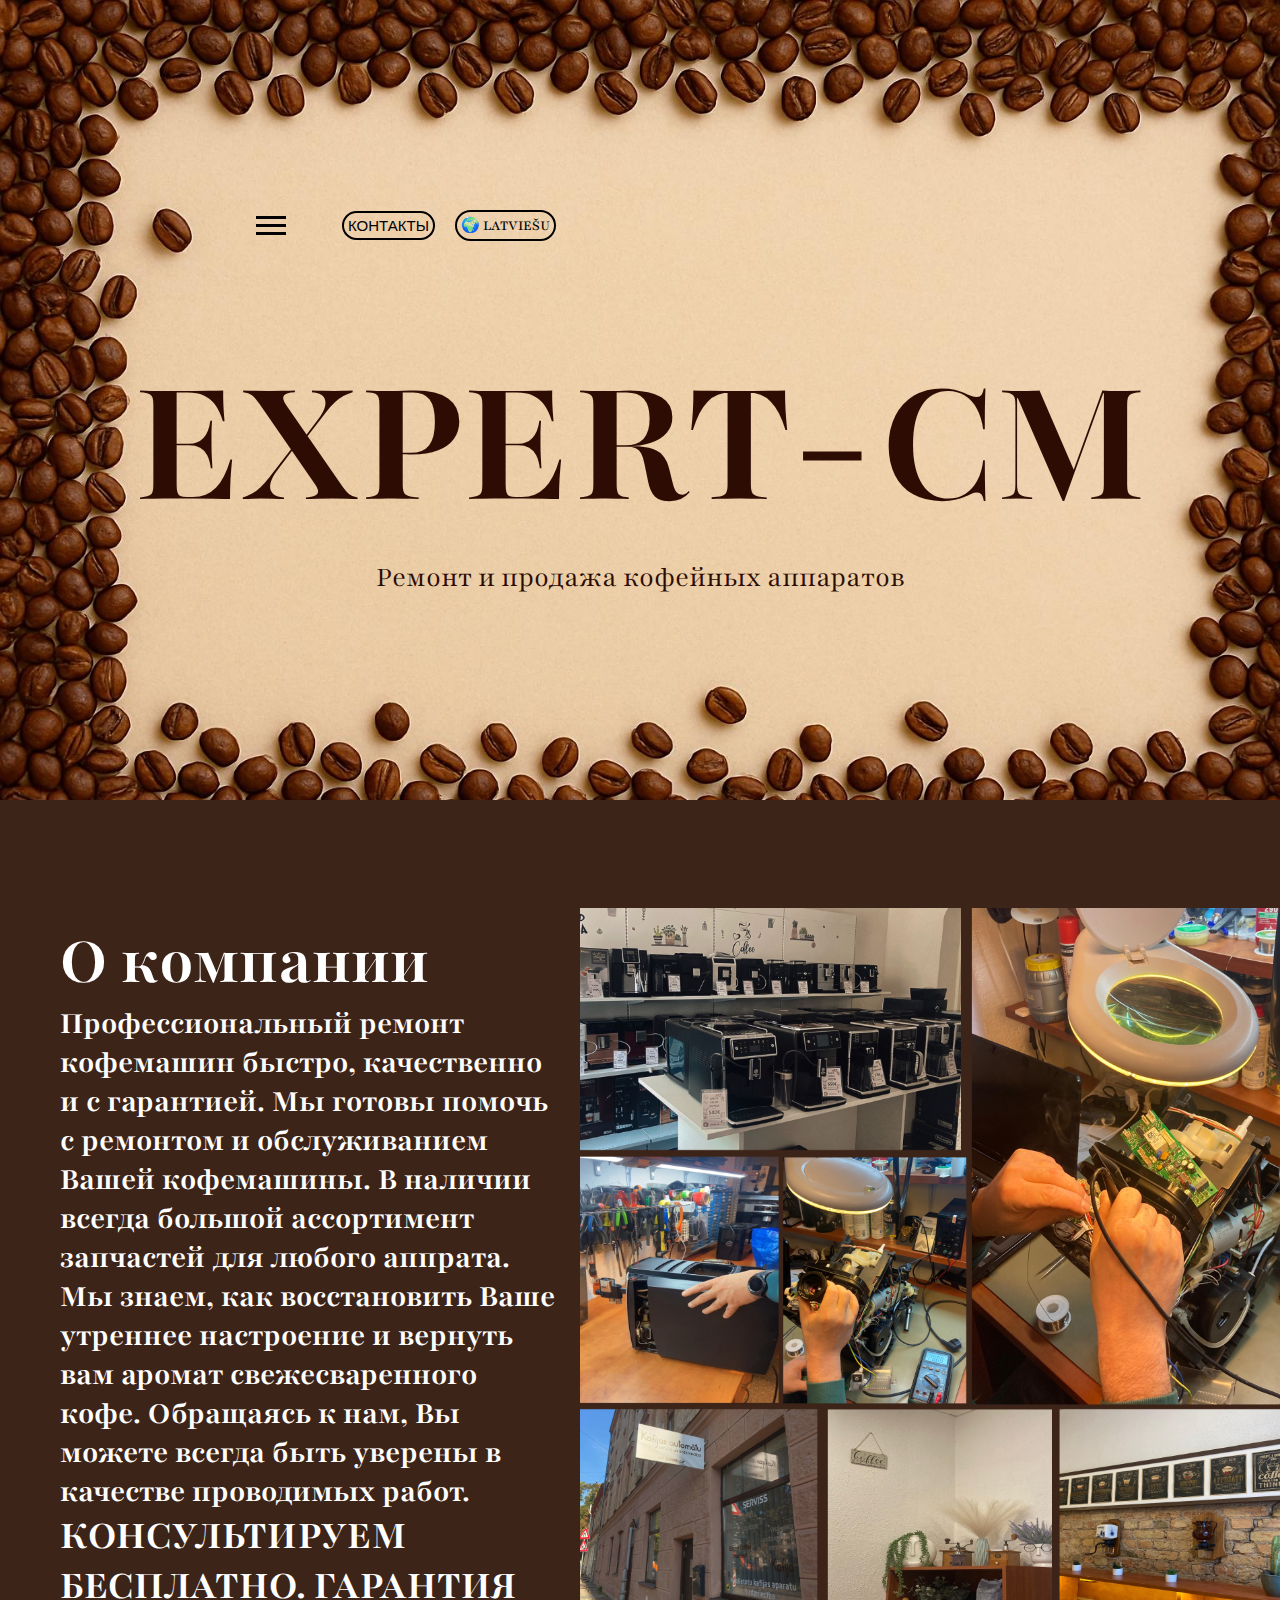
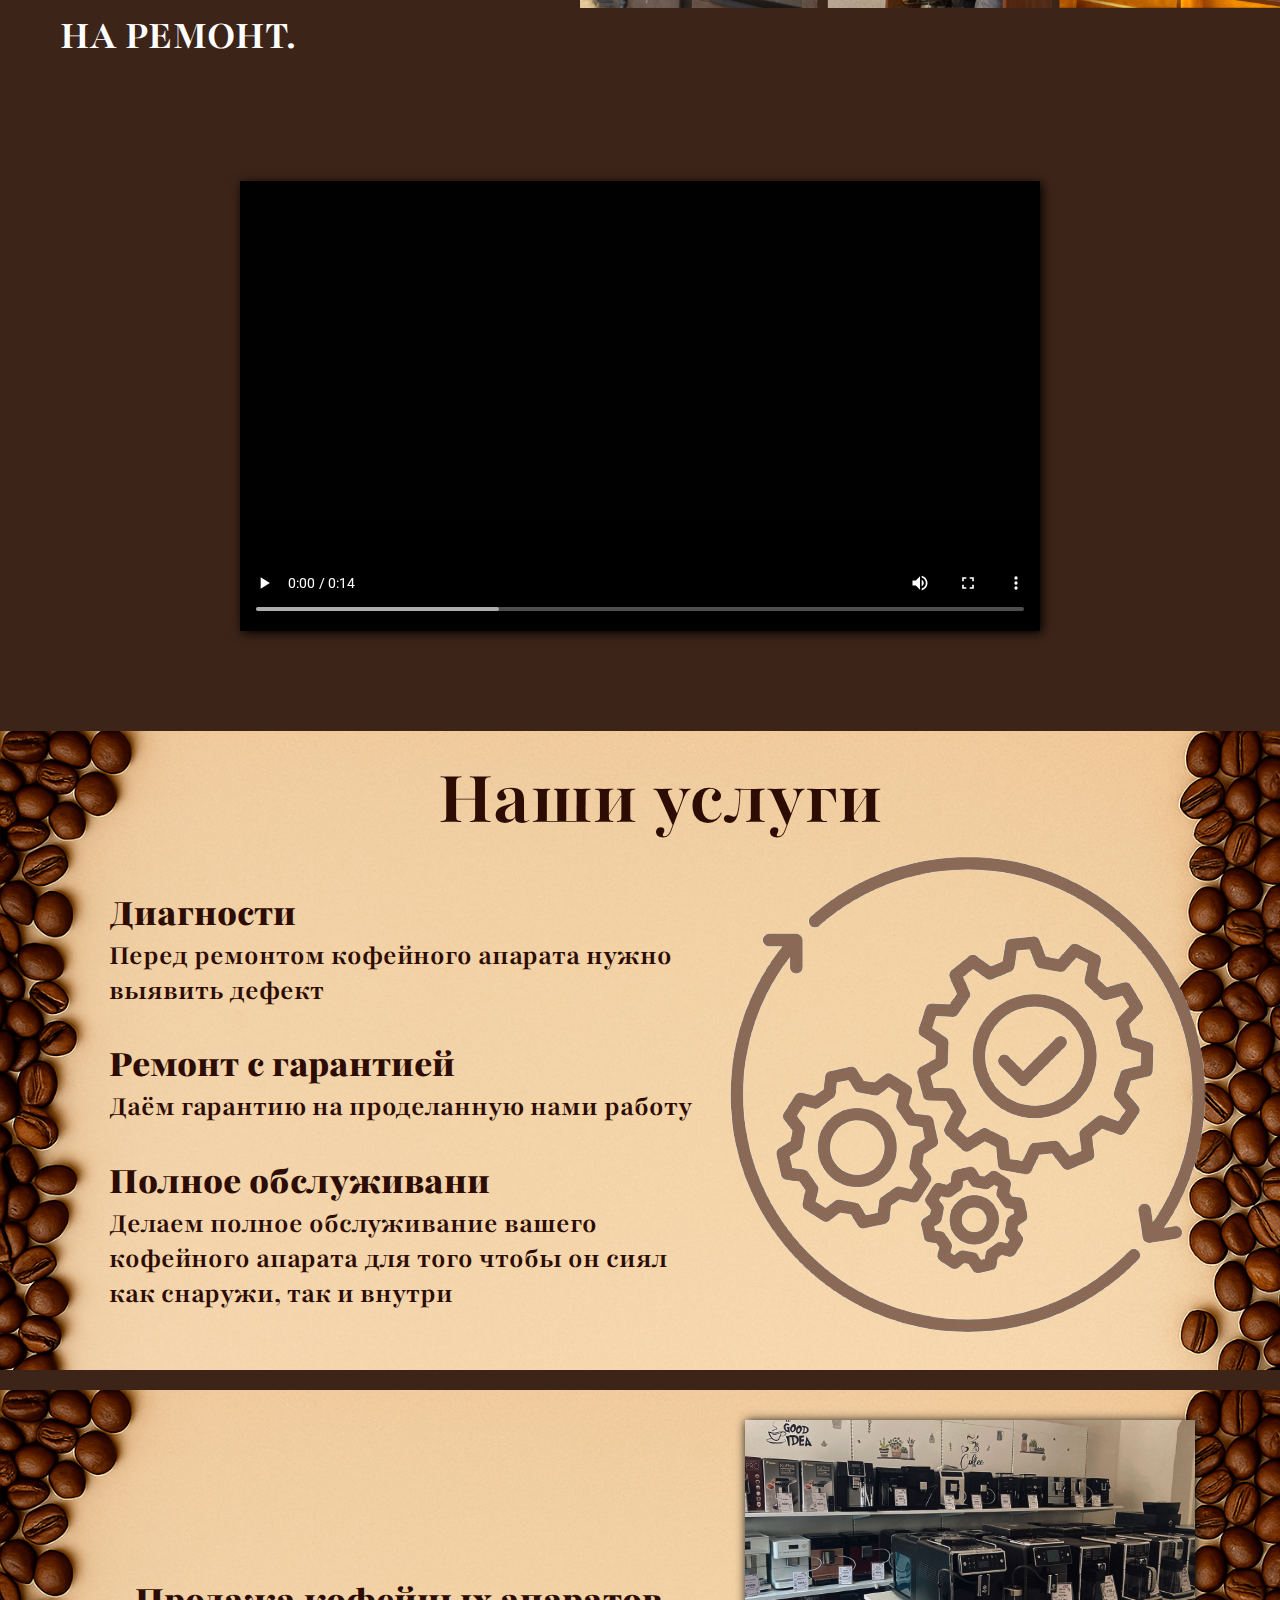
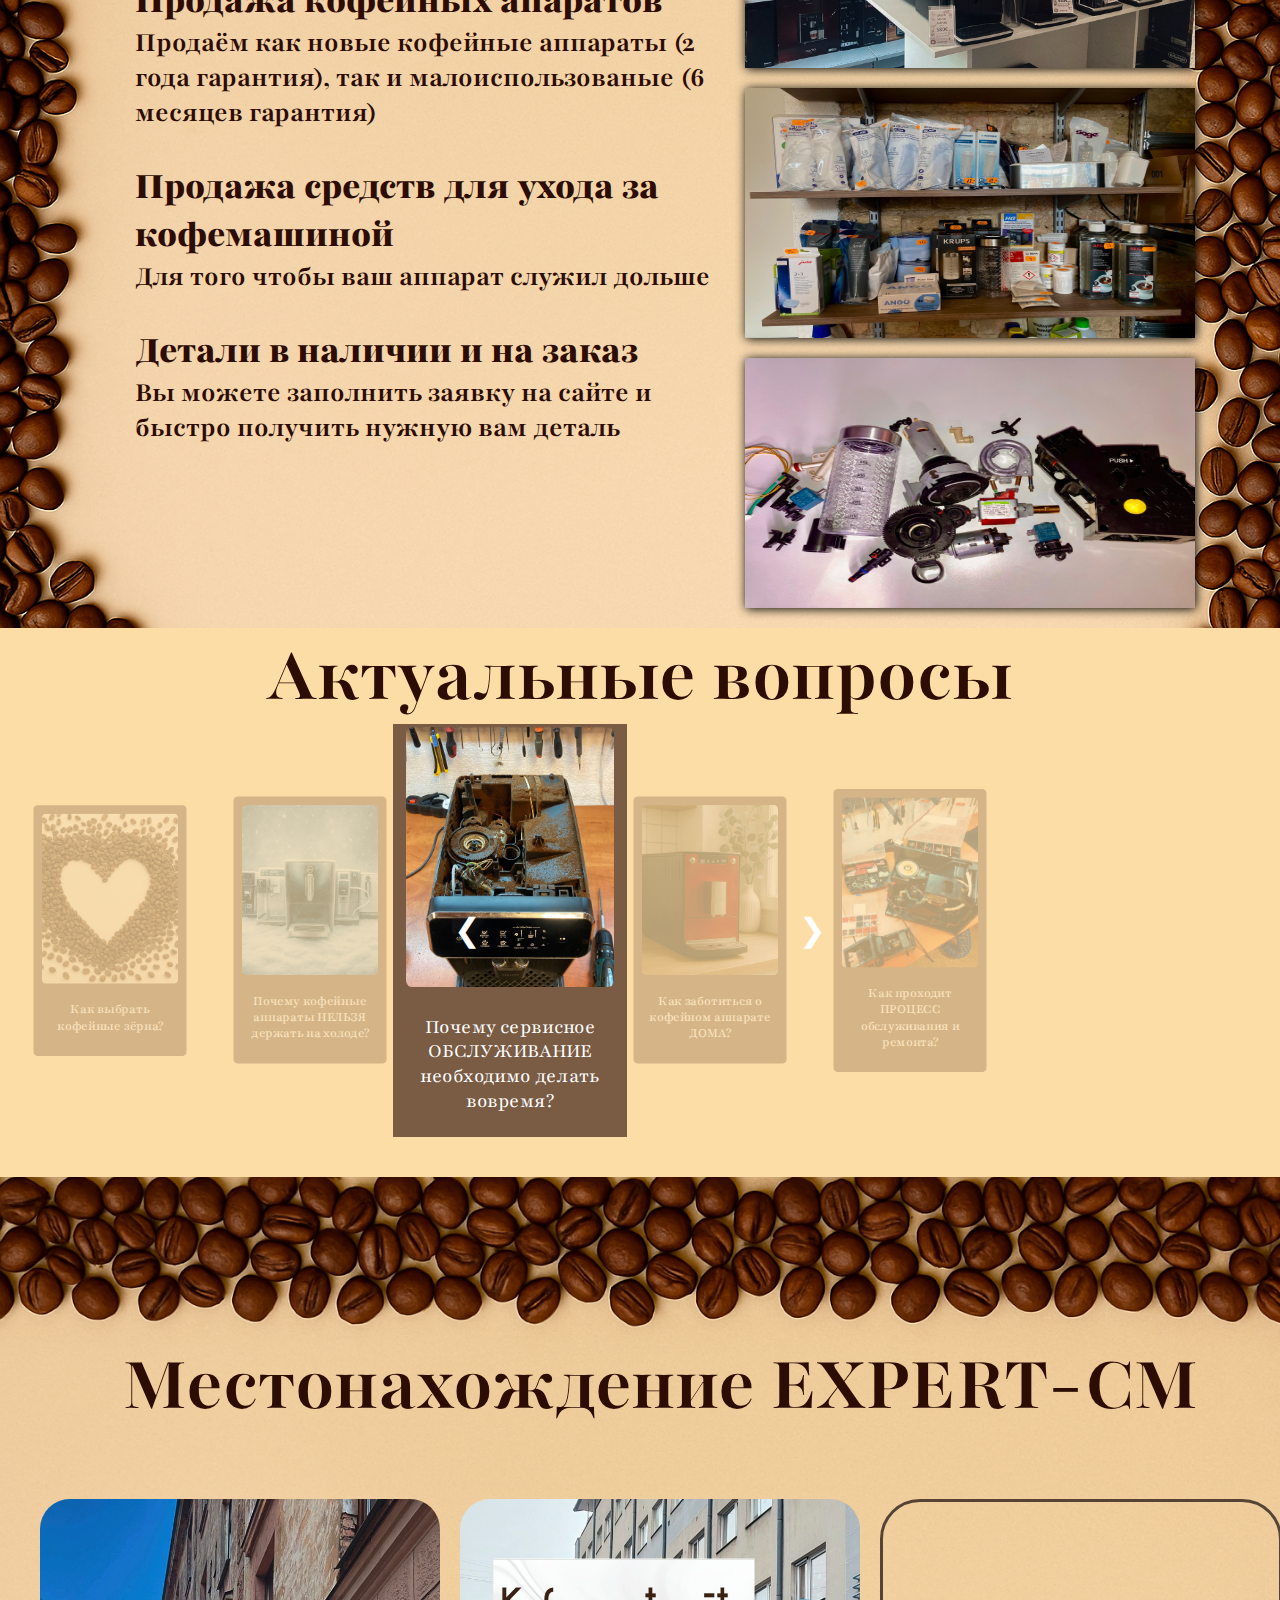
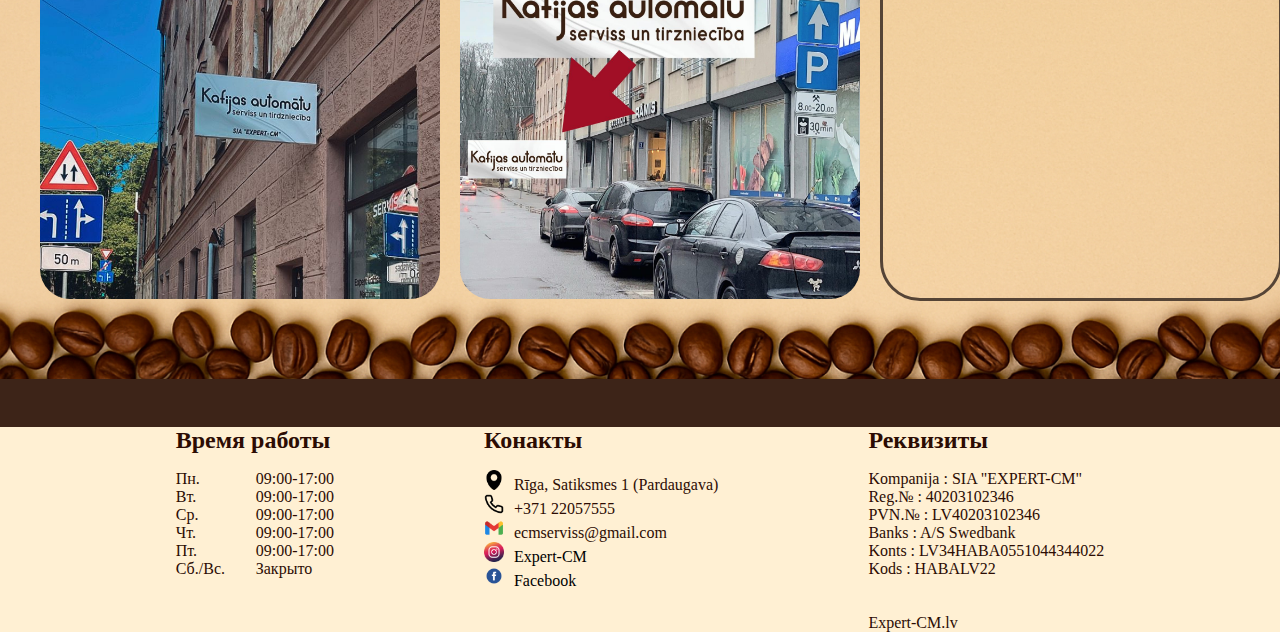
<file: index.html>
<!DOCTYPE html>
<html lang="ru">
<head>
    <meta charset="UTF-8">
    <meta name="viewport" content="width=device-width, initial-scale=1.0">
    <title>Expert-CM Главная Страница</title>
    <link rel="preconnect" href="https://fonts.googleapis.com">
<link rel="preconnect" href="https://fonts.gstatic.com" crossorigin>
<link href="https://fonts.googleapis.com/css2?family=Anton+SC&family=Libre+Caslon+Text:ital,wght@0,400;0,700;1,400&family=Open+Sans:ital,wght@0,300..800;1,300..800&family=Playfair:ital,opsz,wght@0,5..1200,300..900;1,5..1200,300..900&family=Roboto:ital,wght@0,100;0,300;0,400;0,500;0,700;0,900;1,100;1,300;1,400;1,500;1,700;1,900&display=swap" rel="stylesheet">
<link rel="icon" href="logos/logo.png" type="image/logo">
    <meta name="viewport" content="width=device-width, initial-scale=1.0">
    <meta name="description" content="Профессиональный ремонт кофемашин быстро, качественно и с гарантией.
Мы готовы помочь с ремонтом и обслуживанием Вашей кофемашины.">
    <meta name="keywords" content="Профессиональный ремонт кофемашин быстро, качественно и с гарантией.
Мы готовы помочь с ремонтом и обслуживанием Вашей кофемашины.">
    
<!-- Google tag (gtag.js) --> <script async src="https://www.googletagmanager.com/gtag/js?id=AW-16661070626"></script> <script> window.dataLayer = window.dataLayer || []; function gtag(){dataLayer.push(arguments);} gtag('js', new Date()); gtag('config', 'AW-16661070626'); </script>

<link rel="stylesheet" href="style.css">
</head>
<body title="Главная">
    <header class="header" title="Хэдер">
        <nav title="Навигация">
            <div class="navigationWrap">
                <div class="dropDownMenu">
                    <div class="dropdown">
                        <div class="dropbtn">
                            <div class="b1"></div>
                            <div class="b2"></div>
                            <div class="b3"></div>
                        </div>
                        <div class="dropdown-content">
                            <a href="">Главная</a>
                            <a href="pricelist.html">Цены</a>
                            <a href="katalog.html">Каталог</a>
                            <a href="instrukciji.html">Инструкции</a>
                            <a href="aktualnii.html">Актуальное</a>
                            <!-- <a href="#">Блог</a> -->
                            <a href="order.html">Заказать деталь</a>
                        </div>
                    </div>
                </div>
                <div>
                    <button class="buttonKontakt headerButtons">Контакты</button>
                </div>
                <div class="headerButtons">
                    <a href="indexLatviesu.html">🌍 Latviešu</a>
                </div>

            </div>

        </nav>
        <div class="MainText">
            <h1 style="font-size: 190px; margin: 0; padding: 0;">EXPERT-CM</h1>
            <h3 style="font-size: 30px; margin: 0; font-weight: 100;">Ремонт и продажа кофейных аппаратов</h3>
        </div>
        
    </header>
    <main>
        <div class="aboutUsWrap">
            <div class="textAboutUs tx-mr">
                <h2 class="AboutUsH" style="font-size: 70px;">О компании</h2>
                <h3 class="AboutUsH">Профессиональный ремонт кофемашин быстро, качественно и с гарантией. Мы готовы помочь с ремонтом и обслуживанием Вашей кофемашины. В наличии всегда большой ассортимент запчастей для любого аппрата. Мы знаем, как восстановить Ваше утреннее настроение и вернуть вам аромат свежесваренного кофе. Обращаясь к нам, Вы можете всегда быть уверены в качестве проводимых работ.</h3>
                <h2 class="AboutUsH">КОНСУЛЬТИРУЕМ БЕСПЛАТНО. ГАРАНТИЯ НА РЕМОНТ.</h2>
            </div>
            <div class="imagesFromAboutUs">
                <div class="imageContainer">
                    <img src="images/collageFull.jpg" alt="Калаж картинок эксперт-цм">
                </div>
            </div>
        </div>

        <div class="videoWrap">
            <video class="videoCut" width="800px" height="100%" controls>
                <source src="videos/video1.mp4" type="video/mp4">
            </video>

        </div>

        <div title="Наши услуги:Диагностика, Ремонт с гарантией, Полное обслуживание" class="whatWeDo">
            <h2 style="text-align: center; font-size: 80px; margin: 0;">Наши услуги</h2>
            <div class="whatWeDoWrapper">
                
                <div class="whatWeDoText">
                    <div><h2>Диагности</h2>
                    <p>Перед ремонтом кофейного апарата нужно выявить дефект</p>
                    </div>
                    <div><h2>Ремонт с гарантией</h2>
                    <p>Даём гарантию на проделанную нами работу</p>
                    </div>
                    <div><h2>Полное обслуживани</h2>
                    <p>Делаем полное обслуживание вашего кофейного апарата для того чтобы он сиял как снаружи, так и внутри</p>
                    </div>
                </div>
                <div class="whatWeDoImage">
                    <img src="images/serviceImg.png" alt="service">
                </div>
            </div>
        </div>

        <div title="Наши услуги:Диагностика, Ремонт с гарантией, Полное обслуживание" class="whatWeDo sectionGap">
            <div class="whatWeDoWrapper">
                
                <div class="whatWeDoText">
                    <div><h2>Продажа кофейных апаратов</h2>
                    <p>Продаём как новые кофейные аппараты (2 года гарантия), так и малоиспользованые (6 месяцев гарантия)</p>
                    </div>
                    <div><h2>Продажа средств для ухода за кофемашиной</h2>
                    <p>Для того чтобы ваш аппарат служил дольше</p>
                    </div>
                    <div><h2>Детали в наличии и на заказ</h2>
                    <p>Вы можете заполнить заявку на сайте и быстро получить нужную вам деталь</p>
                    </div>
                </div>
                <div class="whatWeDoOfferImage">
                    <img src="images/collage1.jpg" alt="service">
                    <img src="images/shopStand.jpeg" alt="Стэнд продукции">
                    <img src="images/machineParts.jpeg" alt="Детали">
                </div>
            </div>
        </div>

        <div title="Карусель Актуальных Новостей" class="actualNews">
            <h2 style="text-align: center; font-size: 80px; margin: 0;">Актуальные вопросы</h2>
            <div class="carousel-wrapper">
            <div class="arrow-container">
                <button class="arrow arrow-left">&#10094;</button>
                <div class="carousel-track" id="carousel">
                <div class="card"><img src="images/coffeeLove.png"><p>Как выбрать кофейные зёрна?</p></div>
                <div class="card"><img src="images/frozenmachines.png"><p>Почему кофейные аппараты НЕЛЬЗЯ держать на холоде?</p></div>
                <div class="card"><img src="images/serviceMach.jpeg"><p>Почему сервисное ОБСЛУЖИВАНИЕ необходимо делать вовремя?</p></div>
                <div class="card"><img src="images/redapar.png"><p>Как заботиться о кофейном аппарате ДОМА?</p></div>
                <div class="card"><img src="images/workflow.jpeg"><p>Как проходит ПРОЦЕСС обслуживания и ремонта?</p></div>
                </div>
                <button class="arrow arrow-right">&#10095;</button>
            </div>
            </div>
        
        </div>

        <div title="Местонахождение EXPERT-CM" class="whereWeAre">
            <div class="whereWeAreWrap">
                <h2 style="text-align: center; font-size: 80px; margin-top: 90px;">Местонахождение EXPERT-CM</h2>
                <div class="whereCardsWrapper">
                    <div class="whereCard whereCardStreet"></div>
                    <div class="whereCard whereCardParking"></div>
                    <div class="whereCard"><iframe src="https://www.google.com/maps/embed?pb=!1m18!1m12!1m3!1d982.4602276029127!2d24.09107895303251!3d56.92761138101189!2m3!1f0!2f0!3f0!3m2!1i1024!2i768!4f13.1!3m3!1m2!1s0x46eed19e6893e2d3%3A0x11f8c3e6ef282f35!2sKafijas%20autom%C4%81tu%20remonts%20un%20apkope%20SIA%20%22EXPERT-CM%22!5e1!3m2!1sen!2slv!4v1754713234945!5m2!1sen!2slv" width="99%" height="99%"  style="border-radius:40px; border: 3px solid #554436; " allowfullscreen="" loading="lazy" referrerpolicy="no-referrer-when-downgrade"></iframe></div>
                </div>
            </div>
        </div>

         

<!-- 
        <section class="carouselReviewsSection" title="Expert-CM Отзывы">
    <h2 style="text-align: center; font-size: 100px; margin-top: 90px; color: white;">Ваши отзывы</h2>
    <div class="carouselReviewsWrapper">
      <button class="arrowReviews arrowReviewsLeft">&#10094;</button>
      <div class="carouselReviewsTrack" id="carouselReviews">
        <div class="cardReviews"><p>⭐⭐⭐⭐⭐</p><a href="https://maps.app.goo.gl/Rg58g8cn9j4XGkQf7" target="_blank">Olga Belousa</a><p>Vēlamies izteikt lielu pateicību SIA "EXPERT-CM" par fantastisku servisu - veikta lielā apkope kafijas aparātam, kuru jau bija vēlme utilizēt, bet rezultātā izskatas un darbojas kā jauns! Vislabākās rekomendācijas! Turpmāk izmantosim tikai un vienīgi Jūsu pakalpojumus.</p></div>
        <div class="cardReviews"><p>⭐⭐⭐⭐⭐</p><a href="https://maps.app.goo.gl/zSz7VEK1fzysHpHP6" target="_blank">Inga Upeniece</a><p>Paldies par sadarbību, atsaucīga darbiniece ar kuru runāju pa telefonu un pieteicu remontu un meistars, kurš detalizēti izskaidroja, kāpēc kafijas automāti nestrādā un kam tieši pievērst uzmanību ikdienas lietošanai.</p></div>
        <div class="cardReviews"><p>⭐⭐⭐⭐⭐</p><a href="https://maps.app.goo.gl/NNwKRzRVi3Fna2Lv7" target="_blank">Normunds Grislis</a><p>Lielisks serviss, turpmāk tikai pie viņiem veikšu apkopi savām kafijas automātam.</p></div>
        <div class="cardReviews"><p>⭐⭐⭐⭐⭐</p><a href="https://maps.app.goo.gl/VHJdwHMLpY861LWF8" target="_blank">I R</a><p>Noteikti iesaku šo servisu. Ļoti atsaucīga un profesionāla attieksme. Viss akurāti izdarīts, aparātu saņēmu tīru un kārtīgu. Atkal dzeru garšīgu kafiju 🙂</p></div>
        <div class="cardReviews"><p>⭐⭐⭐⭐⭐</p><a href="https://maps.app.goo.gl/Mokx4jucoWNEoykZ8" target="_blank">Aiga Legzdiņa</a><p>Tik operatīvi, maciņam draudzīgi. Izpētot visas vietas, kur labo kafijas aparātus un atsauksmes, vedu savējo tieši šeit, kaut sanāca diezgan tālu... Labākās atsauksmes, ātrs un kvalitatīvs serviss. 10 no 10.</p></div>
        <div class="cardReviews"><p>⭐⭐⭐⭐⭐</p><a href="https://maps.app.goo.gl/TNEEWGYE8t2pvcBZ7" target="_blank">Dace Vecteva</a><p>Vienkārši , perfekti! Pakalpojums augstā profesionālā līmenī + augsta un cilvēcīga apkalpošanas kultūra. Žēl nepajautāju meistara vārdu. Veiksmīgu biznesu!</p></div>
        <div class="cardReviews"><p>⭐⭐⭐⭐⭐</p><a href="https://maps.app.goo.gl/ctkPG91ZfcCLbyTZ9" target="_blank">Andrejs Trens</a><p>Esmu lietojis ļoti daudz dažādu firmu kafijas aparātus, kā i mēs visi es domāju. Citi bija labāki, citi mazāk. Bet es Jums teikšu ka ir - labāku par šo nebiju lietojis. Ja pagaršosiet kādu tasīti, sapratīsiet par ko es domāju. Riktīgi karsta, garšīga kafija, a ja uzspiežot dubulto, acis ārā, reāli. Nu no parastajām akcijas pupiņām konču taisa. Paldies šim džekam ka ieteica šo verķi! Labz! Paldies protams kabatā neieliksi, braukšu pirkt pie jums kafiju. Kad pirku aparātu, pacienāja. Bija laba. Cik pupiņas maksā?</p></div>
        <div class="cardReviews"><p>⭐⭐⭐⭐⭐</p><a href="https://maps.app.goo.gl/o1BHRfxRgfLrMmAj9" target="_blank">Jeremy com</a><p>Labs serviss, salaboja kafijas automātu. Oficiālā JURA garantijas servisa tāme bija par 100eur lielāka.</p></div>
        <div class="cardReviews"><p>⭐⭐⭐⭐⭐</p><a href="https://maps.app.goo.gl/jbcd3tYqLBpG2WpY6" target="_blank">Ivars Zamerovskis</a><p>Perfekts serviss viss smuki, ātri un galvenais profesionāli, par pilnīgi adekvātu izcenojumu. Paldies!!!</p></div>
        <div class="cardReviews"><p>⭐⭐⭐⭐⭐</p><a href="https://maps.app.goo.gl/2k6RszhgAmHxThvE6" target="_blank">Raivis Gi</a><p>Laboju 2 kafjjas aparātus, viss lieliski un ar uzlabojumiem, meistars izskatās zina ko dara. Un cipari labi. Atgriezīšos uz nākamo apkopi.</p></div>
        <div class="cardReviews"><p>⭐⭐⭐⭐⭐</p><a href="https://maps.app.goo.gl/GN95NSWs6aKa6z9HA" target="_blank">Andrejs Tokarevics</a><p>Ļoti labs servis. Atra diagnostka un problemas noversana. Iesaku so vietu.</p></div>
        <div class="cardReviews"><p>⭐⭐⭐⭐⭐</p><a href="https://maps.app.goo.gl/MecwfCYbcBXeCAbA8" target="_blank">Janis Ivanov</a><p>Ļoti labs serviss. Ātri un kvalitatīvi. Aparātu iztīrīja. Izskatās ka jauns. Lietoju 4 gadus. Super!</p></div>
        <div class="cardReviews"><p>⭐⭐⭐⭐⭐</p><a href="https://maps.app.goo.gl/K3otdUy3j4fBHnQJ9" target="_blank">Artūrs Millers</a><p>Viss super, ieteikšu arī citiem. Apkalpošana augstā līmenī. Patīkama komunikācija ar darbiniekiem.</p></div>
        <div class="cardReviews"><p>⭐⭐⭐⭐⭐</p><a href="https://maps.app.goo.gl/wWQD5pvQdiM4Hr869" target="_blank">Jekaterina Ivanovska</a><p>Ļoti laba apkalpošana. Kafijas aparātu izremontēja ātri un kvalitatīvi.</p></div>
        <div class="cardReviews"><p>⭐⭐⭐⭐⭐</p><a href="" target="_blank"></a><p></p></div>

      </div>
      <button class="arrowReviews arrowReviewsRight">&#10095;</button>
    </div>
  </section> -->
        
        
        
        
        </section>
    <section class="hiddenWindow">
        <div class="overlay"></div>
        <div class="popup-window">
            <div class="popup-content">
                <button class="close-button">&times;</button>
                <div class="popOutContacts">
                    <ul class="kontakti_images">
                        <li class="kontakti_teksts"><img class="kontakti_icons" src="iconsfooter/phone.png" alt="phone number" width="20px">+371 22057555</li>
                        <li class="kontakti_teksts"><img class="kontakti_icons" src="iconsfooter/gmail.png" alt="gamil" width="20px">ecmserviss@gmail.com</li>
                        <li class="kontakti_teksts"><img class="kontakti_icons" src="iconsfooter/instagram.png" alt="instagram" width="20px"><a class="footerLinks" href="https://www.instagram.com/expert.cm/">Expert-CM</a></li> 
                        <li class="kontakti_teksts"><img class="kontakti_icons" src="iconsfooter/facebook.png" alt="Facebook" width="20px"><a class="footerLinks" href="https://www.facebook.com/people/Kafijas-Aparāti/100063980355492/?locale=hi_IN">Facebook</a></li>
                        <li class="kontakti_teksts"><img class="kontakti_icons" src="iconsfooter/adress.png" alt="adress" width="20px">Rīga, Satiksmes 1 (Pardaugava)</li>
                    </ul>
                </div>
                <div class="qrCodeContacts">
                    <h2 id="qrCodeH2">Отсканируй QR-код чтобы написать нам</h2>
                    <img class="qrCode" src="images/qrcode.png" alt="qrcode" width="250px">
                </div>    
            </div>
        </div>

    </section>
        
        
    <footer id="Rekvezīti">
        <div class="footer_wrap">
            <div class="work_hours">
            <h2 class="darba_laiks">Время работы</h2>
            
            <div class="work_hours__wrap">
            <ul class="work_days_list">
                <li >Пн.</li>
                <li>Вт.</li>
                <li>Ср.</li>
                <li>Чт.</li>
                <li>Пт.</li>
                <li>Сб./Вс.</li>
            </ul>

            <ul class="work_hours_list">
                <li>09:00-17:00</li>
                <li>09:00-17:00</li>
                <li>09:00-17:00</li>
                <li>09:00-17:00</li>
                <li>09:00-17:00</li>
                <li>Закрыто</li>
            </ul>
            </div> <!--work_hours__wrap-->

            </div> <!--work_hours-->

            <div class="contacts">
                <h2 class="kontakti">Конакты</h2>
            <div class="kontakti_info">
                <ul class="kontakti_images">
    
                <li class="kontakti_teksts"><img class="kontakti_icons" src="iconsfooter/adress.png" alt="adress" width="20px">Rīga, Satiksmes 1 (Pardaugava)</li>
                  
                    
                <li class="kontakti_teksts"><img class="kontakti_icons" src="iconsfooter/phone.png" alt="phone number" width="20px">+371 22057555</li>
                    
                    
                <li class="kontakti_teksts"><img class="kontakti_icons" src="iconsfooter/gmail.png" alt="gamil" width="20px">ecmserviss@gmail.com</li>
                    
                <li class="kontakti_teksts"><img class="kontakti_icons" src="iconsfooter/instagram.png" alt="instagram" width="20px"><a class="footerLinks" href="https://www.instagram.com/expert.cm/">Expert-CM</a></li>
                    
                <li class="kontakti_teksts"><img class="kontakti_icons" src="iconsfooter/facebook.png" alt="Facebook" width="20px"><a class="footerLinks" href="https://www.facebook.com/people/Kafijas-Aparāti/100063980355492/?locale=hi_IN">Facebook</a></li>   
            </ul>
            </div>   <!--kontakti_info-->
            </div><!--contacts-->
            <div class="Rekvezīti_wrap">
                <h2 class="Rekvezīti_h2">Реквизиты</h2>
                <div class="Rekvezīti_ul_div">
                    <ul class="Rekvezīti_ul">
                        <li class="Rekvezīti_li">Kompanija : SIA "EXPERT-CM"</li>
                        <li class="Rekvezīti_li">Reg.№ : 40203102346</li>
                        <li class="Rekvezīti_li">PVN.№ : LV40203102346</li>
                        <li class="Rekvezīti_li">Banks : A/S Swedbank</li>
                        <li class="Rekvezīti_li">Konts : LV34HABA0551044344022</li>
                        <li class="Rekvezīti_li">Kods : HABALV22</li>
                        <br>
                        <br>
                        <li class="Rekvezīti_li">Expert-CM.lv <span id="dateFooter"></span></li>
                    </ul>
                </div>
            </div>   
        </div> <!--footer_wrap-->
    </footer>
    </main>
    <script src="https://ajax.googleapis.com/ajax/libs/jquery/3.7.1/jquery.min.js"></script>
    <script src="script.js"></script>
</body>
</html>
</file>
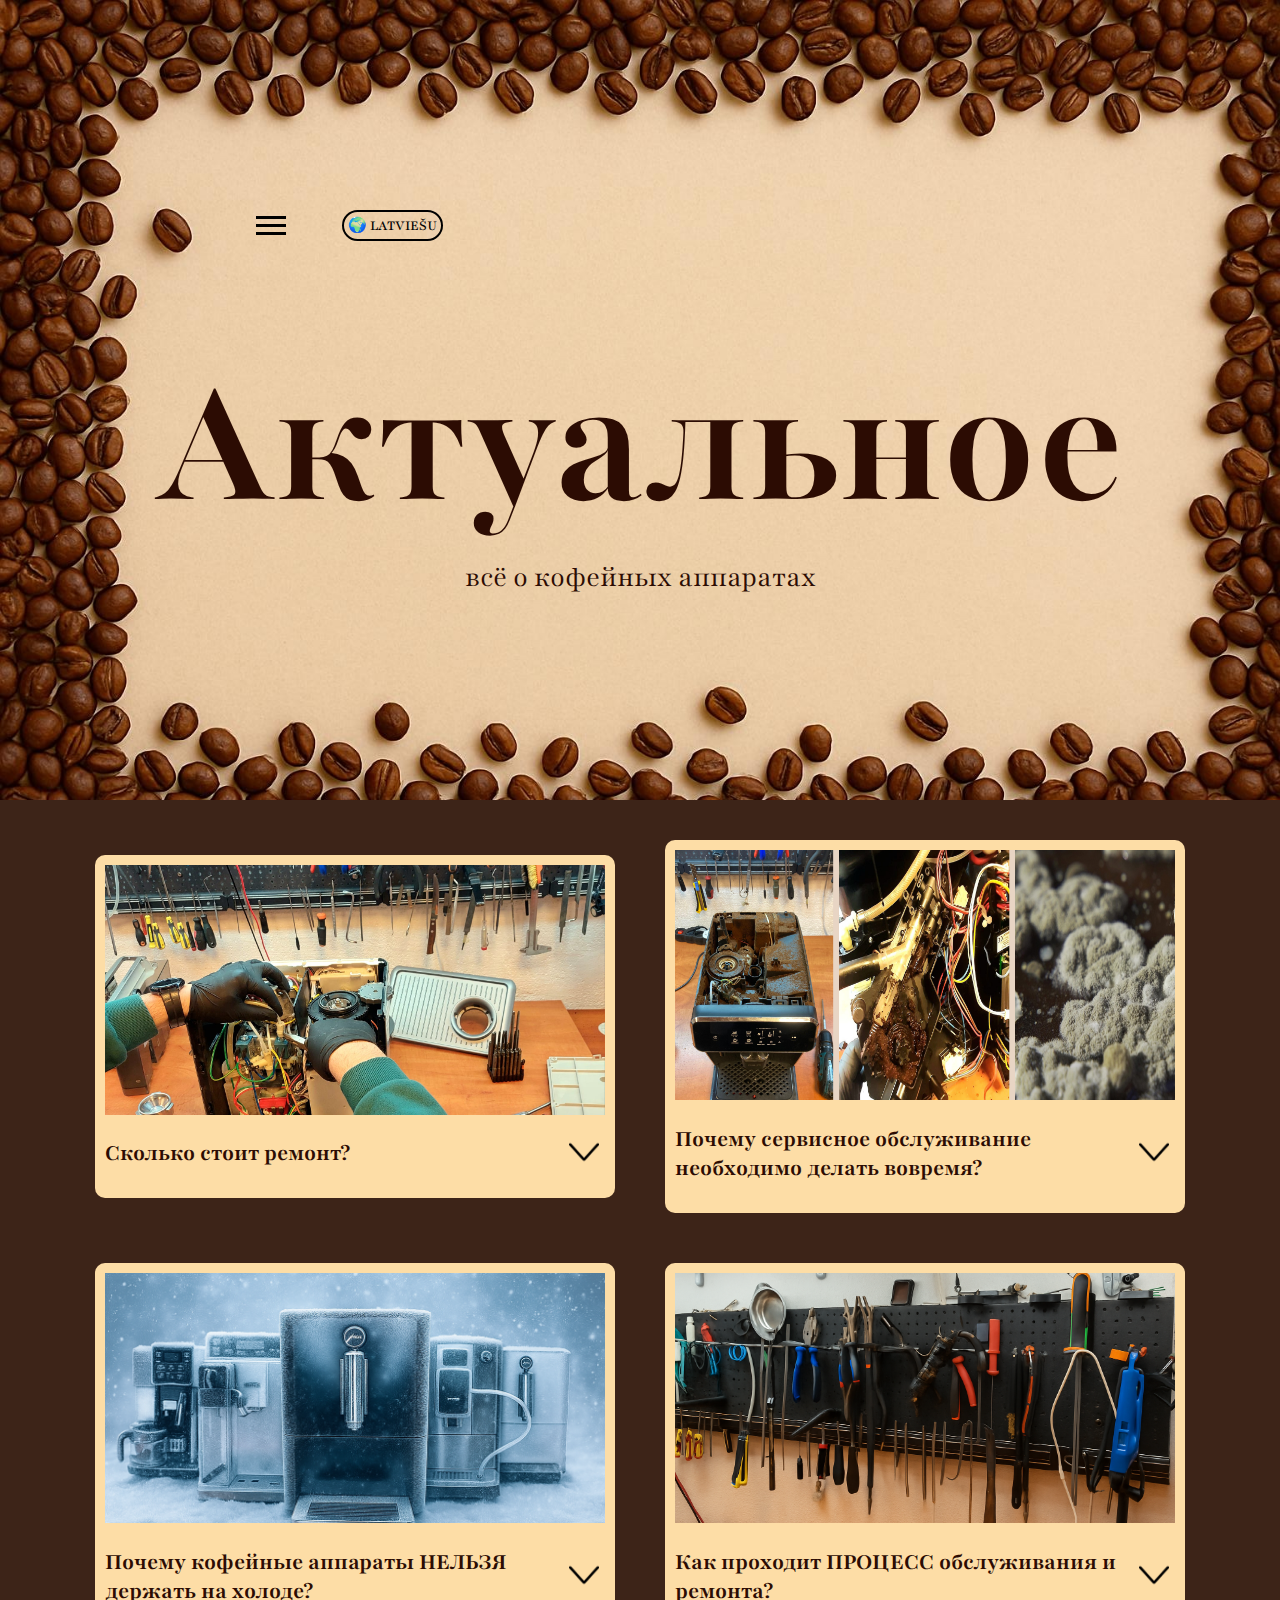
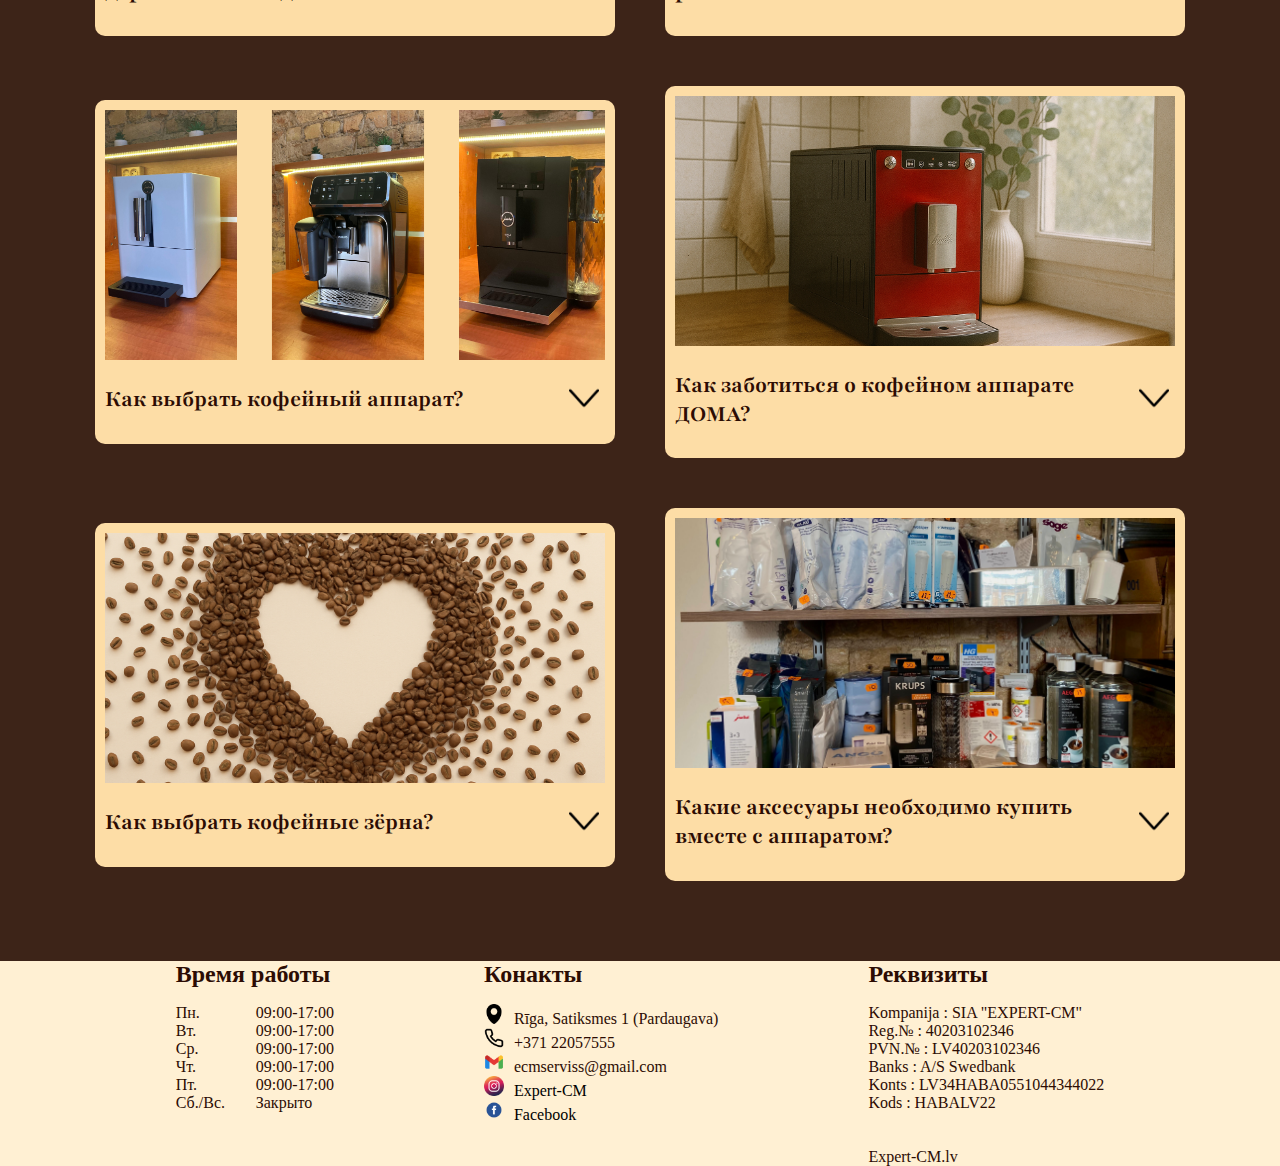
<file: aktualnii.html>
<!DOCTYPE html>
<html lang="ru">
<head>
    <meta charset="UTF-8">
    <meta name="viewport" content="width=device-width, initial-scale=1.0">
    <title>Expert-CM Актуальное</title>
    <link rel="preconnect" href="https://fonts.googleapis.com">
<link rel="preconnect" href="https://fonts.gstatic.com" crossorigin>
<link href="https://fonts.googleapis.com/css2?family=Anton+SC&family=Libre+Caslon+Text:ital,wght@0,400;0,700;1,400&family=Open+Sans:ital,wght@0,300..800;1,300..800&family=Playfair:ital,opsz,wght@0,5..1200,300..900;1,5..1200,300..900&family=Roboto:ital,wght@0,100;0,300;0,400;0,500;0,700;0,900;1,100;1,300;1,400;1,500;1,700;1,900&display=swap" rel="stylesheet">
<link rel="icon" href="logos/logo.png" type="image/logo">
    <meta name="viewport" content="width=device-width, initial-scale=1.0">
    <meta name="description" content="Профессиональный ремонт кофемашин быстро, качественно и с гарантией.
Мы готовы помочь с ремонтом и обслуживанием Вашей кофемашины.">
    <meta name="keywords" content="Профессиональный ремонт кофемашин быстро, качественно и с гарантией.
Мы готовы помочь с ремонтом и обслуживанием Вашей кофемашины.">
    
<!-- Google tag (gtag.js) --> <script async src="https://www.googletagmanager.com/gtag/js?id=AW-16661070626"></script> <script> window.dataLayer = window.dataLayer || []; function gtag(){dataLayer.push(arguments);} gtag('js', new Date()); gtag('config', 'AW-16661070626'); </script>

<link rel="stylesheet" href="style.css">
</head>
<body title="Главная">
    <header class="header" title="Хэдер">
        <nav title="Навигация">
            <div class="navigationWrap">
                <div class="dropDownMenu">
                    <div class="dropdown">
                        <div class="dropbtn">
                            <div class="b1"></div>
                            <div class="b2"></div>
                            <div class="b3"></div>
                        </div>
                        <div class="dropdown-content">
                            <a href="index.html">Главная</a>
                            <a href="pricelist.html">Цены</a>
                            <a href="katalog.html">Каталог</a>
                            <a href="instrukciji.html">Инструкции</a>
                            <a href="#">Актуальное</a>
                            <!-- <a href="#">Блог</a> -->
                            <a href="order.html">Заказать деталь</a>
                        </div>
                    </div>
                </div>
                <!-- <div>
                    <button class="buttonKontakt headerButtons">Контакты</button>
                </div> -->
                <div class="headerButtons">
                    <a href="aktualniiLatviesu.html">🌍 Latviešu</a>
                </div>

            </div>

        </nav>
        <div class="MainText">
            <h1 style="font-size: 190px; margin: 0; padding: 0;">Актуальное</h1>
            <h3 style="font-size: 30px; margin: 0; font-weight: 100;">всё о кофейных аппаратах</h3>
        </div>
        
    </header>
    <main>
    <section title="Актуальное - всё о кефейных аппаратах" style="margin-top: 40px;">
    <div class="aktualaInfoWrap">
        <div class="aktualaInfoBlocks">
            <div class="aktualaBlock">
                 <div class="aktualaBlock1 aktualaBlockEdit">
                    <img class="imgesAktu" src="images/aktuImg1.jpeg" alt="Сколько стоит ремонт Expert-cm">
                        <div class="shownAktu">
                            <h2>Сколько стоит ремонт?</h2>
                            <button class="arrowAkt" id="showButton1Akt"><img src="images/arrowimg.png" alt="" width="30px"></button>
                        </div>
                    <div class="hidenDiv1Akt" id="hiddenDivNo1Akt">
                        <p>Стоимость работы мастера составляет 30 евро в час + ПВН + стоимость детали(если это нужно).</p>
                        <p>Заранее определить стоимость и серьёзность ремонта опираясь только на описание не возможно. Точная цена как ремонта, так и обслуживания будет извесна только после диагностики. В течении трёх РАБОЧИХ дней, после принятия Вашего кофейного аппарата, Вам звонит мастер и озвучивает проблему и цену. В случае отказа от дальнейшего ремонта плата за дефектацию составляет 20 евро. Если Вы согласны на ремонт, диагностика производится БЕСПЛАТНО.</p>
                    </div>
                </div>
            </div>

            <div class="aktualaBlock">
                <div class="aktualaBlock1 aktualaBlockEdit">
                
                    <img class="imgesAktu" src="images/aktuCollage.jpg" alt="Почему сервисное обслуживание необходимо делать вовремя?"> 
                        <div class="shownAktu">
                            <h2>Почему сервисное обслуживание необходимо делать вовремя?</h2>
                            <button class="arrowAkt" id="showButton2Akt"><img src="images/arrowimg.png" alt="" width="30px"></button>
                        </div>
                    <div class="hidenDiv2Akt" id="hiddenDivNo2Akt">
                        <p>Обслуживание кофемашины, это важно. Прежде всего гигиена кофемашины.Многие люди не обслуживают свою кофемашину с годами, мол, зачем, если она и так работает. Но, как показывает практика, своевременное обслуживание сохранит Ваше личное здоровье. Кофе имеет много эфирных масел, часть из которых остаются в кофемашине. Со временем весь этот кофейный жир, которого Вы не видите, образует плесень, неприятный запах, а также наличие различных бактерий. В носиках подачи кофе образуется слизь. Части которой попадают к Вам в кружку. Как следствие, проблемы со здоровьем. Своевременное техническое обслуживание кофемашины – гарантия долгой и бесперебойной работы техники. Профилактические мероприятия позволяют избежать поломок, сохранить идеальный вкус напитка, сэкономить непредвиденные затраты на дорогостоящий ремонт. Профессиональная чистка кофемашины. Мы бережно очистим вашу кофемашину от накипи и кофейных масел. Промоем важные узлы техники, проводим дезинфекцию. Необходимые манипуляции выполняются в сжатые сроки с использованием современного оборудования и специальных средств.</p>
                        
                    </div>
                </div>
            </div>

            <div class="aktualaBlock">
                 <div class="aktualaBlock3 aktualaBlockEdit">
                    <img class="imgesAktu" src="images/frozenmachines.png" alt="Почему кофейные аппараты НЕЛЬЗЯ держать на холоде?">
                        <div class="shownAktu">
                            <h2>Почему кофейные аппараты НЕЛЬЗЯ держать на холоде?</h2>
                            <button class="arrowAkt" id="showButton3Akt"><img src="images/arrowimg.png" alt="" width="30px"></button>
                        </div>
                    <div class="hidenDiv3Akt" id="hiddenDivNo3Akt">
                        <p>Kофейные аппараты нельзя держать на холоде, т.к. в системе находится вода, которая на морозе замерзает и происходит безвозвратная деформация механических частей. SIA EXPERT-CM не несёт ответственность за дефекты, причененные холодом и в гарантии в данном случае будет отказано.</p>
                        
                    </div>
                </div>
            </div>

            <div class="aktualaBlock">
                 <div class="aktualaBlock4 aktualaBlockEdit">
                    <img class="imgesAktu" src="images/servicetools.png" alt="Как проходит ПРОЦЕСС обслуживания и ремонта?">
                        <div class="shownAktu">
                            <h2>Как проходит ПРОЦЕСС обслуживания и ремонта?</h2>
                            <button class="arrowAkt" id="showButton4Akt"><img src="images/arrowimg.png" alt="" width="30px"></button>
                        </div>
                    <div class="hidenDiv4Akt" id="hiddenDivNo4Akt">
                        <ol>
                            <li style="margin-top: 10px;">Вы приносите нам кофейный аппарат.</li>
                            <li style="margin-top: 10px;">Мастер проверяет кофемашину в течении 3 рабочих дней.</li>
                            <li style="margin-top: 10px;">После нахождения проблемы мастер согласовывает этапы и сроки ремонта, а так же отвечает на любые вопросы по особенностям ремонта.</li>
                            <li style="margin-top: 10px;">Если вы согласны на ремонт, то кофейный аппарат будет починен в течении одного рабочего дня (если это не связано с заказом детали, срок поставки детали зависит от производителя,в среднем это от 3 рабочих дней до 2 недель, большинство деталей есть на месте).</li>
                            <li style="margin-top: 10px;">Придите к нам и заберите свой кофейный аппарат (оплату можно произвести наличными, банковской картой или переводом).</li>
                        </ol>
                    </div>
                </div>
            </div>

            <div class="aktualaBlock">
                 <div class="aktualaBlock5 aktualaBlockEdit">
                    <img class="imgesAktu" src="images/howtochoose.jpg" alt="Как выбрать кофейный аппарат?">
                        <div class="shownAktu">
                            <h2>Как выбрать кофейный аппарат?</h2>
                            <button class="arrowAkt" id="showButton5Akt"><img src="images/arrowimg.png" alt="" width="30px"></button>
                        </div>
                    <div class="hidenDiv5Akt" id="hiddenDivNo5Akt">
                            <h3>Есть множиство разных кофейных аппаратов, но как выбрать свой? Есть несколько основных пунктов,которые стоит изучить до покупки.</h3>
                        <ol>
                            <li style="margin-top: 10px;"><p>Детали для кофейных аппаратов.</p>Если кофемашина не новая, стоит рассмотреть возможную замену деталей при их возможной поломки в будущем. Проблема заключается в том, что аппаратам с износом бывает не возможно заказать детали, так как они больше не выпускаются. Так же есть кофейные аппараты у которых заменные детали могут выйти в цену половины кофейного аппарата. На это так же стоит обратить внимание.</li>
                            <li style="margin-top: 10px;"><p>Чёрный кофе или кофе с молоком</p>У каждого свои вкусы. Для любителей чёрного кофе есть виды кофейных аппаратов без капучинаторов (как правило такие аппараты дешевле). Для любителей молочных напитков есть кофейные аппараты с панарелло, автоматическим капучинатором или молочной кружкой (от этого так же зависит цена кофейного аппарата).</li>
                            <li style="margin-top: 10px;"><p>Эксплуатация кофейного аппарата</p>Кофейный аппарат это не только про то чтобы поставить его на полку и всю жизнь беспроблемно пить кофе. Это чистки от кальция, жира, чистка молочной системы после каждого взбивария молока, замена фильтра, чистка и смазывание прессблока, а так же ежегодное СЕРВИСНОЕ обслуживание. Это действия, которые нужно производить с кофейными аппаратами время от времени, поэтому необходимо заранее узнать как выполняются все эти действия и готовы ли вы отдавать этому время.</li>
                            <li style="margin-top: 10px;"><p>Колличество кружек кофе в день</p>Домашние кофейные аппараты выдерживают в среднем 15-20 в день. Нужно понимать что домашние варианты НЕЛЬЗЯ ставить в офис, так как есть отдельные офисные варианты расчитанные на 20 и больше кружек кофе в день.</li>
                            <li style="margin-top: 10px;"><p>С дисплеем или без</p>Конечно есть разные варианты. Плюс кофейных аппаратов с дисплеем это то что от всё пишет и показывает на небольшом экране. Соответственно это удобство и комфорт, так как что бы кофейный аппарат не попросил, вы всегда поймёте. Но такой вариант будет дороже чем без дисплея.</li>
                        </ol>
                    </div>
                </div>
            </div>

            <div class="aktualaBlock">
                 <div class="aktualaBlock6 aktualaBlockEdit">
                    <img class="imgesAktu" src="images/redapar.png" alt="Как заботиться о кофейном аппарате ДОМА?">
                        <div class="shownAktu">
                            <h2>Как заботиться о кофейном аппарате ДОМА?</h2>
                            <button class="arrowAkt" id="showButton6Akt"><img src="images/arrowimg.png" alt="" width="30px"></button>
                        </div>
                    <div class="hidenDiv6Akt" id="hiddenDivNo6Akt">
                        <ul>
                            <li style="margin-top: 10px;">Используйте чистящие таблетки и жидкость для удаления накипи по запросу кофемашины (см. инструкцию).</li>
                            <li style="margin-top: 10px;">Используйте только мягкую воду, если это невозможно, установите фильтр и меняйте его каждый месяц.</li>
                            <li style="margin-top: 10px;">Кофемашины со съемным заварочным устройством– раз в неделю вынимать устройство и промывать под проточной водой.</li>
                            <li style="margin-top: 10px;">Оборудование с автоматическим капучинатором – каждый раз после приготовления напитка с молоком нужно его промыть.</li>
                        </ul>
                    </div>
                </div>
            </div>

            <div class="aktualaBlock">
                 <div class="aktualaBloc7 aktualaBlockEdit">
                    <img class="imgesAktu" src="images/coffeeLove.png" alt="Как выбрать кофейные зёрна?">
                        <div class="shownAktu">
                            <h2>Как выбрать кофейные зёрна?</h2>
                            <button class="arrowAkt" id="showButton7Akt"><img src="images/arrowimg.png" alt="" width="30px"></button>
                        </div>
                    <div class="hidenDiv7Akt" id="hiddenDivNo7Akt">
                        <p>Нужно понимать что 50% успеха вкусного и качественного кофе это кофейный аппарат, а остальные 50% это правильно подобраное кофе. У каждого человека вкус разный, но исходя из ваших предпочтений вы можете выбрать кофе, который вам подходит.</p>
                        <p>Есть 2 вида кофейных зёрен: арабика и робуста.</p>
                        <p>Робуста даёт горечь, крепость и пенку, в то время когда арабика придаёт кофе аромат, вкус и кислоту. Правильное соотношение данных видов в одной пачке даст именно такой кофе, какой вам понравится</p>
                    </div>
                </div>
            </div>

            <div class="aktualaBlock">
                 <div class="aktualaBlock8 aktualaBlockEdit">
                    <img class="imgesAktu" src="images/shopStand.jpeg" alt="Какие аксесуары необходимо купить вместе с аппаратом?">
                        <div class="shownAktu">
                            <h2>Какие аксесуары необходимо купить вместе с аппаратом?</h2>
                            <button class="arrowAkt" id="showButton8Akt"><img src="images/arrowimg.png" alt="" width="30px"></button>
                        </div>
                    <div class="hidenDiv8Akt" id="hiddenDivNo8Akt">
                        <h3>Покупкой одного кофейного аппарата не обойтись. Есть несколько аксессуаров, которые стоит купить вместе с ним.</h3>
                         <ol>
                            <li style="margin-top: 10px;">Жидкость от кальция, которая чистит систему аппарата от налёта. Как правило у каждого кофейного аппарата запуск промывки происходит по своему, поэтому желательно перед процедурой прочитать в инструкции как это делается.</li>
                            <li style="margin-top: 10px;">Таблетки от кофейного жира. Со временем в системе кофейного аппарата собирается кофейный жир. Забираются носики кофейного аппарата, из них перестаёт вытикать кофе. Чтобы избежать засорения и серьёзных последствий, рекоментуется одновременно с отчисткой от кальция забрасывать в отсек для молотого кофе одну таблетку от жира.</li>
                            <li style="margin-top: 10px;">Силикон для кофейных аппаратов. Прессблок- это сердце кофейного аппарата. Силикон нужен для того чтобы раз в месяц смазывать резинки, которые находятся на прессблоке. Это позволяет резинкам не порватся раньше времени, а так же сохраняет работоспособность сердцу Вашего кофейного аппарата.</li>
                            <li style="margin-top: 10px;">Фильтр для воды. Если внутри Вашего чайника скапливается белый налёт- вода жёсткая и не подходит для кофейного аппарата. В таком случае нужно установить фильтр в бак с водой. У каждой модели кофейного аппарата свой фильтр, поэтому лучше проконсультироваться с проффесионалом.</li>
                        </ol>
                    </div>
                </div>
            </div>

            
        </div>

    </div>
    </section>

    <section class="hiddenWindow">
        <div class="overlay"></div>
        <div class="popup-window">
            <div class="popup-content">
                <button class="close-button">&times;</button>
                <div class="popOutContacts">
                    <ul class="kontakti_images">
                        <li class="kontakti_teksts"><img class="kontakti_icons" src="iconsfooter/phone.png" alt="phone number" width="20px">+371 22057555</li>
                        <li class="kontakti_teksts"><img class="kontakti_icons" src="iconsfooter/gmail.png" alt="gamil" width="20px">ecmserviss@gmail.com</li>
                        <li class="kontakti_teksts"><img class="kontakti_icons" src="iconsfooter/instagram.png" alt="instagram" width="20px"><a class="footerLinks" href="https://www.instagram.com/expert.cm/">Expert-CM</a></li> 
                        <li class="kontakti_teksts"><img class="kontakti_icons" src="iconsfooter/facebook.png" alt="Facebook" width="20px"><a class="footerLinks" href="https://www.facebook.com/people/Kafijas-Aparāti/100063980355492/?locale=hi_IN">Facebook</a></li>
                        <li class="kontakti_teksts"><img class="kontakti_icons" src="iconsfooter/adress.png" alt="adress" width="20px">Rīga, Satiksmes 1 (Pardaugava)</li>
                    </ul>
                </div>
                <div class="qrCodeContacts">
                    <h2 id="qrCodeH2">Отсканируй QR-код чтобы написать нам</h2>
                    <img class="qrCode" src="images/qrcode.png" alt="qrcode" width="250px">
                </div>    
            </div>
        </div>

    </section>

    <footer id="Rekvezīti">
        <div class="footer_wrap">
            <div class="work_hours">
            <h2 class="darba_laiks">Время работы</h2>
            
            <div class="work_hours__wrap">
            <ul class="work_days_list">
                <li >Пн.</li>
                <li>Вт.</li>
                <li>Ср.</li>
                <li>Чт.</li>
                <li>Пт.</li>
                <li>Сб./Вс.</li>
            </ul>

            <ul class="work_hours_list">
                <li>09:00-17:00</li>
                <li>09:00-17:00</li>
                <li>09:00-17:00</li>
                <li>09:00-17:00</li>
                <li>09:00-17:00</li>
                <li>Закрыто</li>
            </ul>
            </div> <!--work_hours__wrap-->

            </div> <!--work_hours-->

            <div class="contacts">
                <h2 class="kontakti">Конакты</h2>
            <div class="kontakti_info">
                <ul class="kontakti_images">
    
                <li class="kontakti_teksts"><img class="kontakti_icons" src="iconsfooter/adress.png" alt="adress" width="20px">Rīga, Satiksmes 1 (Pardaugava)</li>
                  
                    
                <li class="kontakti_teksts"><img class="kontakti_icons" src="iconsfooter/phone.png" alt="phone number" width="20px">+371 22057555</li>
                    
                    
                <li class="kontakti_teksts"><img class="kontakti_icons" src="iconsfooter/gmail.png" alt="gamil" width="20px">ecmserviss@gmail.com</li>
                    
                <li class="kontakti_teksts"><img class="kontakti_icons" src="iconsfooter/instagram.png" alt="instagram" width="20px"><a class="footerLinks" href="https://www.instagram.com/expert.cm/">Expert-CM</a></li>
                    
                <li class="kontakti_teksts"><img class="kontakti_icons" src="iconsfooter/facebook.png" alt="Facebook" width="20px"><a class="footerLinks" href="https://www.facebook.com/people/Kafijas-Aparāti/100063980355492/?locale=hi_IN">Facebook</a></li>   
            </ul>
            </div>   <!--kontakti_info-->
            </div><!--contacts-->
            <div class="Rekvezīti_wrap">
                <h2 class="Rekvezīti_h2">Реквизиты</h2>
                <div class="Rekvezīti_ul_div">
                    <ul class="Rekvezīti_ul">
                        <li class="Rekvezīti_li">Kompanija : SIA "EXPERT-CM"</li>
                        <li class="Rekvezīti_li">Reg.№ : 40203102346</li>
                        <li class="Rekvezīti_li">PVN.№ : LV40203102346</li>
                        <li class="Rekvezīti_li">Banks : A/S Swedbank</li>
                        <li class="Rekvezīti_li">Konts : LV34HABA0551044344022</li>
                        <li class="Rekvezīti_li">Kods : HABALV22</li>
                        <br>
                        <br>
                        <li class="Rekvezīti_li">Expert-CM.lv <span id="dateFooter"></span></li>
                    </ul>
                </div>
            </div>   
        </div> <!--footer_wrap-->
    </footer>

    </main>
    <script src="https://ajax.googleapis.com/ajax/libs/jquery/3.7.1/jquery.min.js"></script>
    <script src="script.js"></script>
</body>
</html>
</file>
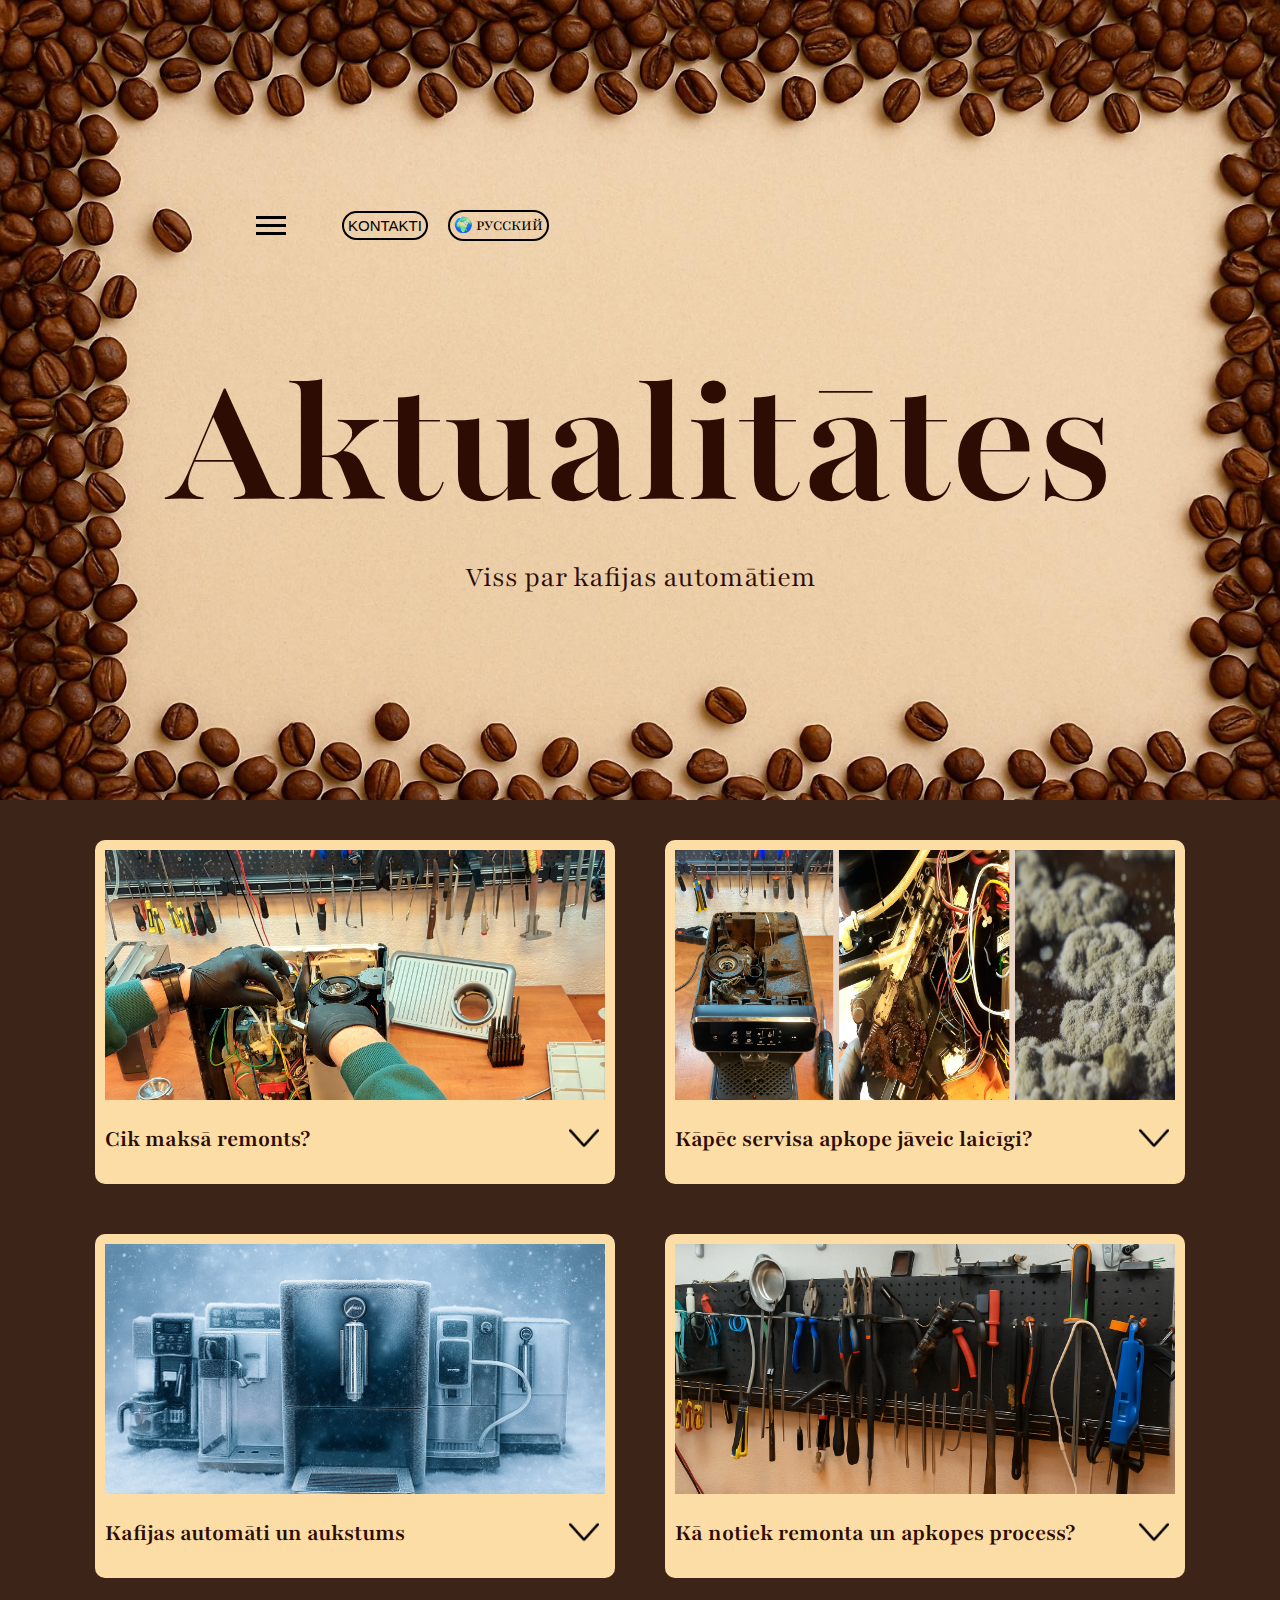
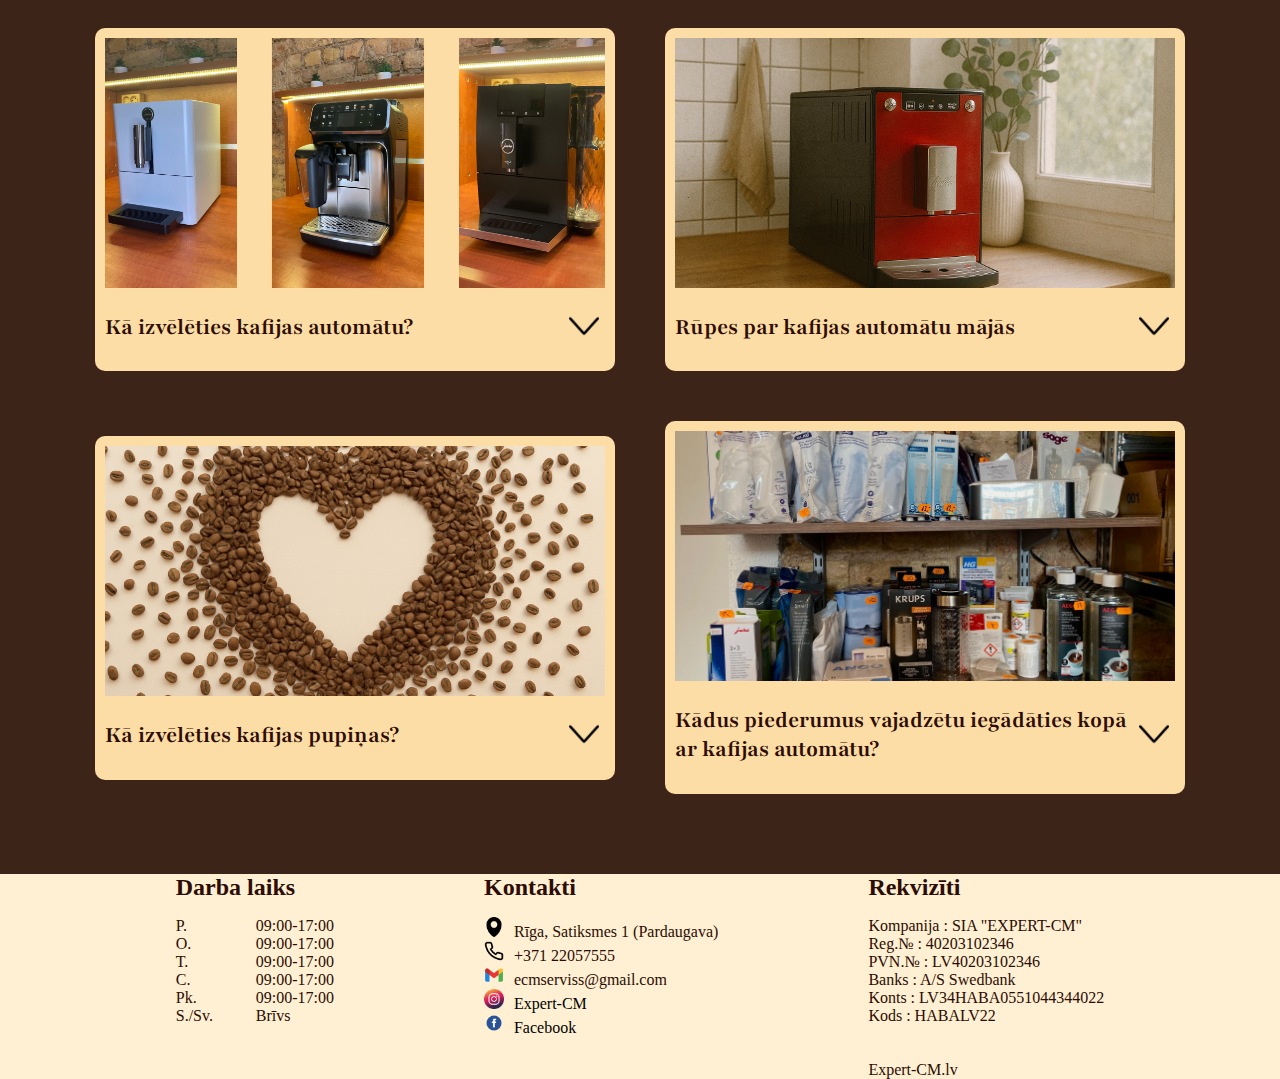
<file: aktualniiLatviesu.html>
<!DOCTYPE html>
<html lang="lv">
<head>
    <meta charset="UTF-8">
    <meta name="viewport" content="width=device-width, initial-scale=1.0">
    <title>Expert-CM Aktualais</title>
    <link rel="preconnect" href="https://fonts.googleapis.com">
<link rel="preconnect" href="https://fonts.gstatic.com" crossorigin>
<link href="https://fonts.googleapis.com/css2?family=Anton+SC&family=Libre+Caslon+Text:ital,wght@0,400;0,700;1,400&family=Open+Sans:ital,wght@0,300..800;1,300..800&family=Playfair:ital,opsz,wght@0,5..1200,300..900;1,5..1200,300..900&family=Roboto:ital,wght@0,100;0,300;0,400;0,500;0,700;0,900;1,100;1,300;1,400;1,500;1,700;1,900&display=swap" rel="stylesheet">
<link rel="icon" href="logos/logo.png" type="image/logo">
    <meta name="viewport" content="width=device-width, initial-scale=1.0">
    <meta name="description" content="Profesionāls kafijas automātu remonts – ātri, kvalitatīvi un ar garantiju.
Mēs esam gatavi palīdzēt ar Jūsu kafijas automāta remontu un apkopi.">
    <meta name="keywords" content="Profesionāls kafijas automātu remonts – ātri, kvalitatīvi un ar garantiju.
Mēs esam gatavi palīdzēt ar Jūsu kafijas automāta remontu un apkopi.">
    
<!-- Google tag (gtag.js) --> <script async src="https://www.googletagmanager.com/gtag/js?id=AW-16661070626"></script> <script> window.dataLayer = window.dataLayer || []; function gtag(){dataLayer.push(arguments);} gtag('js', new Date()); gtag('config', 'AW-16661070626'); </script>

<link rel="stylesheet" href="style.css">
</head>
<body title="Galvena">
    <header class="header" title="Header">
        <nav title="Navigacija">
            <div class="navigationWrap">
                <div class="dropDownMenu">
                    <div class="dropdown">
                        <div class="dropbtn">
                            <div class="b1"></div>
                            <div class="b2"></div>
                            <div class="b3"></div>
                        </div>
                        <div class="dropdown-content">
                            <a href="indexLatviesu.html">Galvenā</a>
                            <a href="pricelist.html">Preiskurants </a>
                            <a href="katalog.html">Katalogs</a>
                            <a href="instrukciji.html">Instrukcijas</a>
                            <a href="#">Aktualitātes</a>
                            <!-- <a href="#">Блог</a> -->
                            <a href="order.html">Iegādāties detaļas un aksesuārus</a>
                        </div>
                    </div>
                </div>
                <div>
                    <button class="buttonKontakt headerButtons">Kontakti</button>
                </div>
                <div class="headerButtons">
                    <a href="aktualnii.html">🌍 Русский</a>
                </div>

            </div>

        </nav>
        <div class="MainText">
            <h1 style="font-size: 190px; margin: 0; padding: 0;">Aktualitātes</h1>
            <h3 style="font-size: 30px; margin: 0; font-weight: 100;">Viss par kafijas automātiem</h3>
        </div>
        
    </header>
    <main>
    <section title="Актуальное - всё о кефейных аппаратах" style="margin-top: 40px;">
    <div class="aktualaInfoWrap">
        <div class="aktualaInfoBlocks">
            <div class="aktualaBlock">
                 <div class="aktualaBlock1 aktualaBlockEdit">
                    <img class="imgesAktu" src="images/aktuImg1.jpeg" alt="Сколько стоит ремонт Expert-cm">
                        <div class="shownAktu">
                            <h2>Cik maksā remonts?</h2>
                            <button class="arrowAkt" id="showButton1Akt"><img src="images/arrowimg.png" alt="" width="30px"></button>
                        </div>
                    <div class="hidenDiv1Akt" id="hiddenDivNo1Akt">
                        <p>Meistara darba izmaksas ir 30 eiro stundā + PVN + detaļas izmaksas (ja nepieciešams).</p>
                        <p>Pamatojoties tikai uz aprakstu, iepriekš nav iespējams noteikt remonta izmaksas un nopietnību. Precīza gan remonta, gan apkopes cena būs zināma tikai pēc diagnostikas veikšanas. Trīs DARBA dienu laikā pēc kafijas automāta pieņemšanas meistars jums piezvanīs un paziņos problēmu un cenu. Ja atteiksieties turpināt remontu, diagnostika maksa ir 20 eiro. Ja piekrītat remontam, diagnostika ir BEZ MAKSAS.</p>
                    </div>
                </div>
            </div>

            <div class="aktualaBlock">
                <div class="aktualaBlock1 aktualaBlockEdit">
                
                    <img class="imgesAktu" src="images/aktuCollage.jpg" alt="Почему сервисное обслуживание необходимо делать вовремя?"> 
                        <div class="shownAktu">
                            <h2>Kāpēc servisa apkope jāveic laicīgi?</h2>
                            <button class="arrowAkt" id="showButton2Akt"><img src="images/arrowimg.png" alt="" width="30px"></button>
                        </div>
                    <div class="hidenDiv2Akt" id="hiddenDivNo2Akt">
                        <p>Kafijas automāta apkope ir svarīga. Pirmkārt, kafijas automāta higiēna. Daudzi cilvēki savu kafijas automātu nekopj gadu gaitā, saka – kāpēc, ja jau strādā. Bet, kā liecina prakse, savlaicīga apkope saglabās jūsu personīgo veselību. Kafijā ir daudz ēterisko eļļu, no kurām dažas paliek kafijas automātā. Laika gaitā visi šie neredzamie kafijas tauki veido pelējumu, nepatīkamu smaku un dažādu baktēriju klātbūtni. Kafijas snīpīšos veidojas gļotas. Kuras daļas nonāk jūsu krūzē. Rezultātā veselības problēmas. Savlaicīga kafijas automāta apkope ir garantija ilgstošai un nepārtrauktai iekārtas darbībai. Preventīvie pasākumi ļauj izvairīties no bojājumiem, saglabāt ideālu dzēriena garšu un ietaupīt neparedzētas izmaksas par dārgu remontu. Profesionāla kafijas automāta tīrīšana. Rūpīgi attīrīsim Jūsu kafijas automātu no katlakmens un kafijas eļļām . Nomazgāsim svarīgas iekārtas sastāvdaļas un veiksim nepieciešamās manipulācijas ar mūsdienīgu aprīkojumu un speciālajiem līdzekļiem.</p>
                    </div>
                </div>
            </div>

            <div class="aktualaBlock">
                 <div class="aktualaBlock3 aktualaBlockEdit">
                    <img class="imgesAktu" src="images/frozenmachines.png" alt="Почему кофейные аппараты НЕЛЬЗЯ держать на холоде?">
                        <div class="shownAktu">
                            <h2>Kafijas automāti un aukstums</h2>
                            <button class="arrowAkt" id="showButton3Akt"><img src="images/arrowimg.png" alt="" width="30px"></button>
                        </div>
                    <div class="hidenDiv3Akt" id="hiddenDivNo3Akt">
                         <p>Kafijas aparātus nedrikst turēt aukstumā, jo sistēma atrodas udens, kurš aukstumā sasalst un tiek deformētas mehāniskās daļas. SIA EXPERT-CM neuzņemās atbildību par aukstuma radītajiem defektiem un šajā gadījumā garantijas apkalpošana tiks atteikta.</p> 
                    </div>
                </div>
            </div>

            <div class="aktualaBlock">
                 <div class="aktualaBlock4 aktualaBlockEdit">
                    <img class="imgesAktu" src="images/servicetools.png" alt="Как проходит ПРОЦЕСС обслуживания и ремонта?">
                        <div class="shownAktu">
                            <h2>Kā notiek remonta un apkopes process?</h2>
                            <button class="arrowAkt" id="showButton4Akt"><img src="images/arrowimg.png" alt="" width="30px"></button>
                        </div>
                    <div class="hidenDiv4Akt" id="hiddenDivNo4Akt">
                        <ol>
                            <li style="margin-top: 10px;">Jūs atnesat mums kafijas automātu.</li>
                            <li style="margin-top: 10px;">Meistars veic ierīces pārbaudi 3 darba dienu laikā.</li>
                            <li style="margin-top: 10px;">Pēc problēmas diagnostikas meistars saskaņo remontdarbu posmus un laikus, kā arī atbild uz visiem jautājumiem par remonta specifiku.</li>
                            <li style="margin-top: 10px;">Ja piekrītat remontam, tad jūsu kafijas automāts tiks salabots vienas darba dienas laikā (ja tas nav saistīts ar detaļas pasūtījumu, detaļas piegādes laiku nosaka ražotājs, vidēji tas ir no 3 darba dienas līdz 2 nedēļām, vairākas detaļas ir uz vielas).</li>
                            <li style="margin-top: 10px;">Atnāciet pie mums un saņemiet savu kafijas automātu (apmaksu var veikt skaidrā naudā, ar bankas karti vai ar pārskaitījumu).</li>
                        </ol>
                    </div>
                </div>
            </div>

            <div class="aktualaBlock">
                 <div class="aktualaBlock5 aktualaBlockEdit">
                    <img class="imgesAktu" src="images/howtochoose.jpg" alt="Kā izvēlēties kafijas automātu?">
                        <div class="shownAktu">
                            <h2>Kā izvēlēties kafijas automātu?</h2>
                            <button class="arrowAkt" id="showButton5Akt"><img src="images/arrowimg.png" alt="" width="30px"></button>
                        </div>
                    <div class="hidenDiv5Akt" id="hiddenDivNo5Akt">
                        <h3>Ir daudz dažādu kafijas automātu, bet kā izvēlēties savējo? Pirms pirkšanas ir vērts izpētīt vairākus galvenos punktus.</h3>
                        <ol>
                            <li style="margin-top: 10px;"><p>Kafijas automātu detaļas.</p>Ja kafijas automāts nav jauns, ir vērts apsvērt iespējamo detaļu nomaiņu, ja tās nākotnē varētu sabojāties. Problēma ir tā, ka dažreiz nav iespējams pasūtīt detaļas nolietotiem automātiem, jo tie vairs netiek ražoti. Ir arī kafijas automāti, kuru rezerves daļas var maksāt pusi no kafijas automāta cenas. Arī tam ir vērts pievērst uzmanību.</li>
                            <li style="margin-top: 10px;"><p>Melna kafija vai kafija ar pienu</p>Katram ir sava gaume. Melnas kafijas cienītājiem ir kafijas automātu veidi bez kapučīno automātiem (parasti šādi automāti ir lētāki). Piena dzērienu cienītājiem ir kafijas automāti ar panarello, automātiskie kapučīno automāti vai piena krūzes (no tā ir atkarīga arī kafijas automāta cena).</li>
                            <li style="margin-top: 10px;"><p>Kafijas automāta darbība</p>Kafijas automāts nav tikai par tā nolikšanu plauktā un kafijas dzeršanu visu mūžu bez problēmām. Tas ietver attīrīšanu no kalcija, taukiem, piena sistēmas tīrīšanu pēc katras piena putošanas reizes, filtra nomaiņu, preses bloka tīrīšanu un eļļošanu, kā arī ikgadējo SERVISA apkopi. Šīs ir darbības, kas laiku pa laikam jāveic ar kafijas automātiem, tāpēc jums iepriekš jāzina, kā visas šīs darbības tiek veiktas un vai esat gatavs tam veltīt laiku.</li>
                            <li style="margin-top: 10px;"><p>Kafijas tasīšu skaits dienā</p>Mājas kafijas automāti var izturēt vidēji 15–20 tases dienā. Jums jāsaprot, ka mājas opcijas NEVAR novietot birojā, jo ir atsevišķas biroja opcijas, kas paredzētas 20 vai vairāk kafijas tasītēm dienā.</li>
                            <li style="margin-top: 10px;"><p>Ar displeju vai bez tā</p>Protams, ir dažādas iespējas. Kafijas automātu ar displeju priekšrocība ir tā, ka tie visu raksta un rāda uz maza ekrāna. Attiecīgi tā ir ērtība un komforts, jo visu, ko kafijas automāts prasa, jūs vienmēr sapratīsiet. Taču šī opcija būs dārgāka nekā bez displeja.</li>
                        </ol>
                    </div>
                </div>
            </div>

            <div class="aktualaBlock">
                 <div class="aktualaBlock6 aktualaBlockEdit">
                    <img class="imgesAktu" src="images/redapar.png" alt="Как заботиться о кофейном аппарате ДОМА?">
                        <div class="shownAktu">
                            <h2>Rūpes par kafijas automātu mājās</h2>
                            <button class="arrowAkt" id="showButton6Akt"><img src="images/arrowimg.png" alt="" width="30px"></button>
                        </div>
                    <div class="hidenDiv6Akt" id="hiddenDivNo6Akt">
                        <ul>
                            <li style="margin-top: 10px;">Lietojiet tīrīšanas tabletes un kalcija noņemšanas šķidrumu, kad kafijas automāts to pieprasa (skatiet instrukciju)</li>
                            <li style="margin-top: 10px;">Izmantojiet tikai mīkstu ūdeni, ja tas nav iespējams, uzstādiet filtru un mainiet to katru mēnesi.</li>
                            <li style="margin-top: 10px;">Kafijas automāti ar noņemamu presesbloku - izņemiet ierīci reizi nedēļā un noskalojiet zem tekoša ūdens</li>
                            <li style="margin-top: 10px;">Mazgājiet aprīkojumu ar automātisko kapučīnatoru pēc katras lietošanas reizes.</li>
                        </ul>
                    </div>
                </div>
            </div>

            <div class="aktualaBlock">
                 <div class="aktualaBloc7 aktualaBlockEdit">
                    <img class="imgesAktu" src="images/coffeeLove.png" alt="Kā izvēlēties kafijas pupiņas?">
                        <div class="shownAktu">
                            <h2>Kā izvēlēties kafijas pupiņas?</h2>
                            <button class="arrowAkt" id="showButton7Akt"><img src="images/arrowimg.png" alt="" width="30px"></button>
                        </div>
                    <div class="hidenDiv7Akt" id="hiddenDivNo7Akt">
                        <p>Ir svarīgi saprast, ka 50% no gardas un kvalitatīvas kafijas panākumiem ir kafijas automāts, bet atlikušie 50% ir pareizā kafija. Katram cilvēkam ir atšķirīga gaume, taču, balstoties uz savām vēlmēm, jūs varat izvēlēties sev piemērotāko kafiju.</p>
                        <p>Ir divu veidu kafijas pupiņas: Arabica un Robusta.</p>
                        <p>Robusta piešķir kafijai rūgtumu, stiprumu un putas, savukārt Arabica piešķir kafijas aromātu, garšu un skābumu. Pareiza šo veidu attiecība vienā iepakojumā nodrošinās tieši tādu kafiju, kāda jums patīk.</p>
                    </div>
                </div>
            </div>

            <div class="aktualaBlock">
                 <div class="aktualaBlock8 aktualaBlockEdit">
                    <img class="imgesAktu" src="images/shopStand.jpeg" alt="Kādus piederumus vajadzētu iegādāties kopā ar kafijas automātu?">
                        <div class="shownAktu">
                            <h2>Kādus piederumus vajadzētu iegādāties kopā ar kafijas automātu?</h2>
                            <button class="arrowAkt" id="showButton8Akt"><img src="images/arrowimg.png" alt="" width="30px"></button>
                        </div>
                    <div class="hidenDiv8Akt" id="hiddenDivNo8Akt">
                        <h3>Ar viena kafijas automāta iegādi vien nepietiek. Ir vairāki aksesuāri, kurus ir vērts iegādāties kopā ar to.</h3>
                        <ol>
                            <li style="margin-top: 10px;">Šķidrums no kalcija, kas attīra automāta sistēmu no aplikuma. Parasti katrai kafijas automātam kalcija skalošanas sākums ir atšķirīgs, tāpēc pirms procedūras ieteicams izlasīt instrukcijas.</li>
                            <li style="margin-top: 10px;">Tabletes no kafijas taukiem. Laika gaitā kafijas automāta sistēmā uzkrājas kafijas tauki. Kafijas automāta snīpi aizsērē, un kafija no tiem pārstāj tecēt. Lai izvairītos no aizsērēšanas un nopietnām sekām, ieteicams vienlaikus ar tīrīšanu no kalcija iemest vienu tableti no taukiem maltās kafijas nodalījumā.</li>
                            <li style="margin-top: 10px;">Silikons kafijas automātiem. Preses bloks ir kafijas automāta sirds. Silikons ir nepieciešams, lai reizi mēnesī ieeļļotu gumijas, kas atrodas uz preses bloka. Tas novērš gumijas priekšlaicīgu plīšanu un arī uztur kafijas automāta sirds funkcionalitāti.</li>
                            <li style="margin-top: 10px;">Ūdens filtrs. Ja tējkannā uzkrājas balti nogulsnes, ūdens ir ciets un nav piemērots kafijas automātam. Šajā gadījumā ūdens tvertnē ir jāuzstāda filtrs. Katram kafijas automāta modelim ir savs filtrs, tāpēc labāk konsultēties ar speciālistu.</li>
                        </ol>
                    </div>
                </div>
            </div>

            
        </div>

    </div>
    </section>

    <section class="hiddenWindow">
        <div class="overlay"></div>
        <div class="popup-window">
            <div class="popup-content">
                <button class="close-button">&times;</button>
                <div class="popOutContacts">
                    <ul class="kontakti_images">
                        <li class="kontakti_teksts"><img class="kontakti_icons" src="iconsfooter/phone.png" alt="phone number" width="20px">+371 22057555</li>
                        <li class="kontakti_teksts"><img class="kontakti_icons" src="iconsfooter/gmail.png" alt="gamil" width="20px">ecmserviss@gmail.com</li>
                        <li class="kontakti_teksts"><img class="kontakti_icons" src="iconsfooter/instagram.png" alt="instagram" width="20px"><a class="footerLinks" href="https://www.instagram.com/expert.cm/">Expert-CM</a></li> 
                        <li class="kontakti_teksts"><img class="kontakti_icons" src="iconsfooter/facebook.png" alt="Facebook" width="20px"><a class="footerLinks" href="https://www.facebook.com/people/Kafijas-Aparāti/100063980355492/?locale=hi_IN">Facebook</a></li>
                        <li class="kontakti_teksts"><img class="kontakti_icons" src="iconsfooter/adress.png" alt="adress" width="20px">Rīga, Satiksmes 1 (Pardaugava)</li>
                    </ul>
                </div>
                <div class="qrCodeContacts">
                    <h2 id="qrCodeH2">Atskanejiet QrCodu lai uzrakstit mums</h2>
                    <img class="qrCode" src="images/qrcode.png" alt="qrcode" width="250px">
                </div>    
            </div>
        </div>

    </section>

    <footer id="Rekvezīti">
        <div class="footer_wrap">
            <div class="work_hours">
            <h2 class="darba_laiks">Darba laiks</h2>
            
            <div class="work_hours__wrap">
            <ul class="work_days_list">
                <li>P.</li>
                <li>O.</li>
                <li>T.</li>
                <li>C.</li>
                <li>Pk.</li>
                <li>S./Sv.</li>
            </ul>

            <ul class="work_hours_list">
                <li>09:00-17:00</li>
                <li>09:00-17:00</li>
                <li>09:00-17:00</li>
                <li>09:00-17:00</li>
                <li>09:00-17:00</li>
                <li>Brīvs</li>
            </ul>
            </div> <!--work_hours__wrap-->

            </div> <!--work_hours-->

            <div class="contacts">
                <h2 class="kontakti">Kontakti</h2>
            <div class="kontakti_info">
                <ul class="kontakti_images">
    
                <li class="kontakti_teksts"><img class="kontakti_icons" src="iconsfooter/adress.png" alt="adress" width="20px">Rīga, Satiksmes 1 (Pardaugava)</li>
                  
                    
                <li class="kontakti_teksts"><img class="kontakti_icons" src="iconsfooter/phone.png" alt="phone number" width="20px">+371 22057555</li>
                    
                    
                <li class="kontakti_teksts"><img class="kontakti_icons" src="iconsfooter/gmail.png" alt="gamil" width="20px">ecmserviss@gmail.com</li>
                    
                <li class="kontakti_teksts"><img class="kontakti_icons" src="iconsfooter/instagram.png" alt="instagram" width="20px"><a class="footerLinks" href="https://www.instagram.com/expert.cm/">Expert-CM</a></li>
                    
                <li class="kontakti_teksts"><img class="kontakti_icons" src="iconsfooter/facebook.png" alt="Facebook" width="20px"><a class="footerLinks" href="https://www.facebook.com/people/Kafijas-Aparāti/100063980355492/?locale=hi_IN">Facebook</a></li>   
            </ul>
            </div>   <!--kontakti_info-->
            </div><!--contacts-->
            <div class="Rekvezīti_wrap">
                <h2 class="Rekvezīti_h2">Rekvizīti</h2>
                <div class="Rekvezīti_ul_div">
                    <ul class="Rekvezīti_ul">
                        <li class="Rekvezīti_li">Kompanija : SIA "EXPERT-CM"</li>
                        <li class="Rekvezīti_li">Reg.№ : 40203102346</li>
                        <li class="Rekvezīti_li">PVN.№ : LV40203102346</li>
                        <li class="Rekvezīti_li">Banks : A/S Swedbank</li>
                        <li class="Rekvezīti_li">Konts : LV34HABA0551044344022</li>
                        <li class="Rekvezīti_li">Kods : HABALV22</li>
                        <br>
                        <br>
                        <li class="Rekvezīti_li">Expert-CM.lv <span id="dateFooter"></span></li>
                    </ul>
                </div>
            </div>   
        </div> <!--footer_wrap-->
    </footer>

    </main>
    <script src="https://ajax.googleapis.com/ajax/libs/jquery/3.7.1/jquery.min.js"></script>
    <script src="script.js"></script>
</body>
</html>
</file>
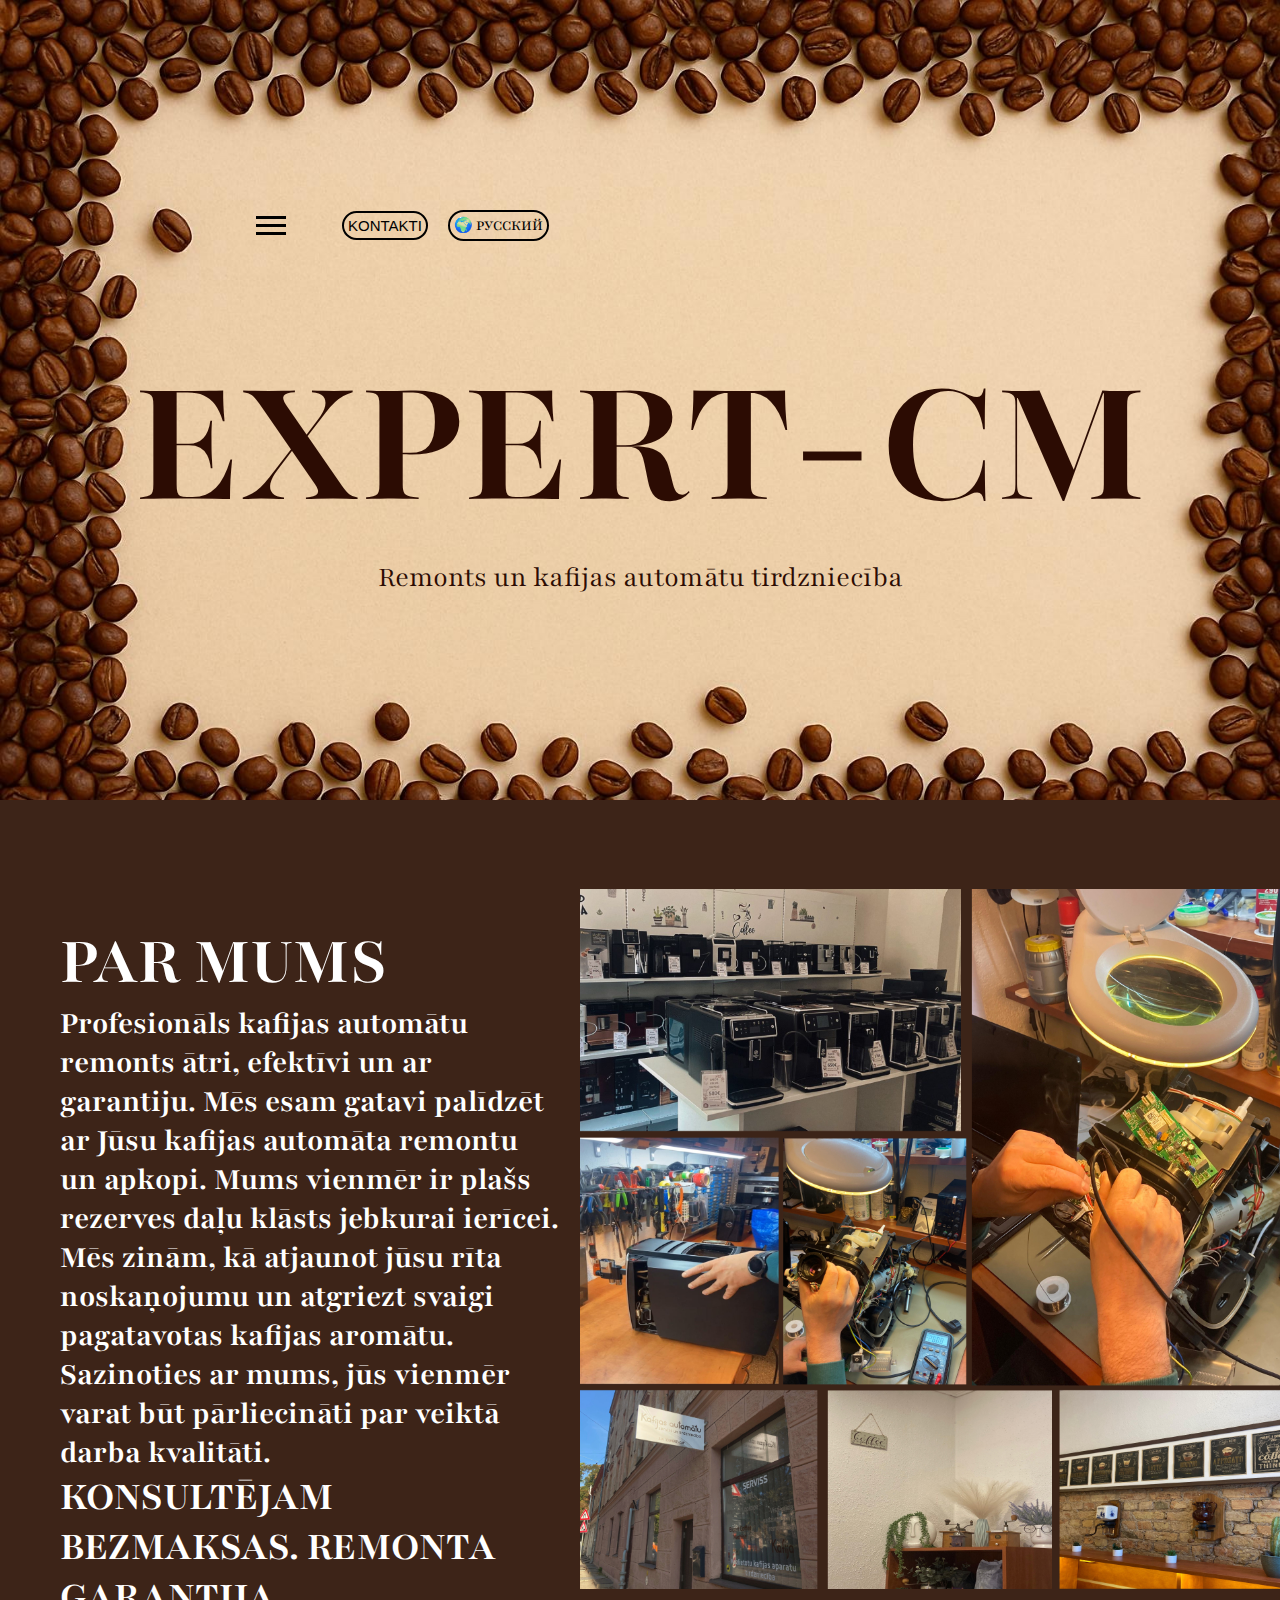
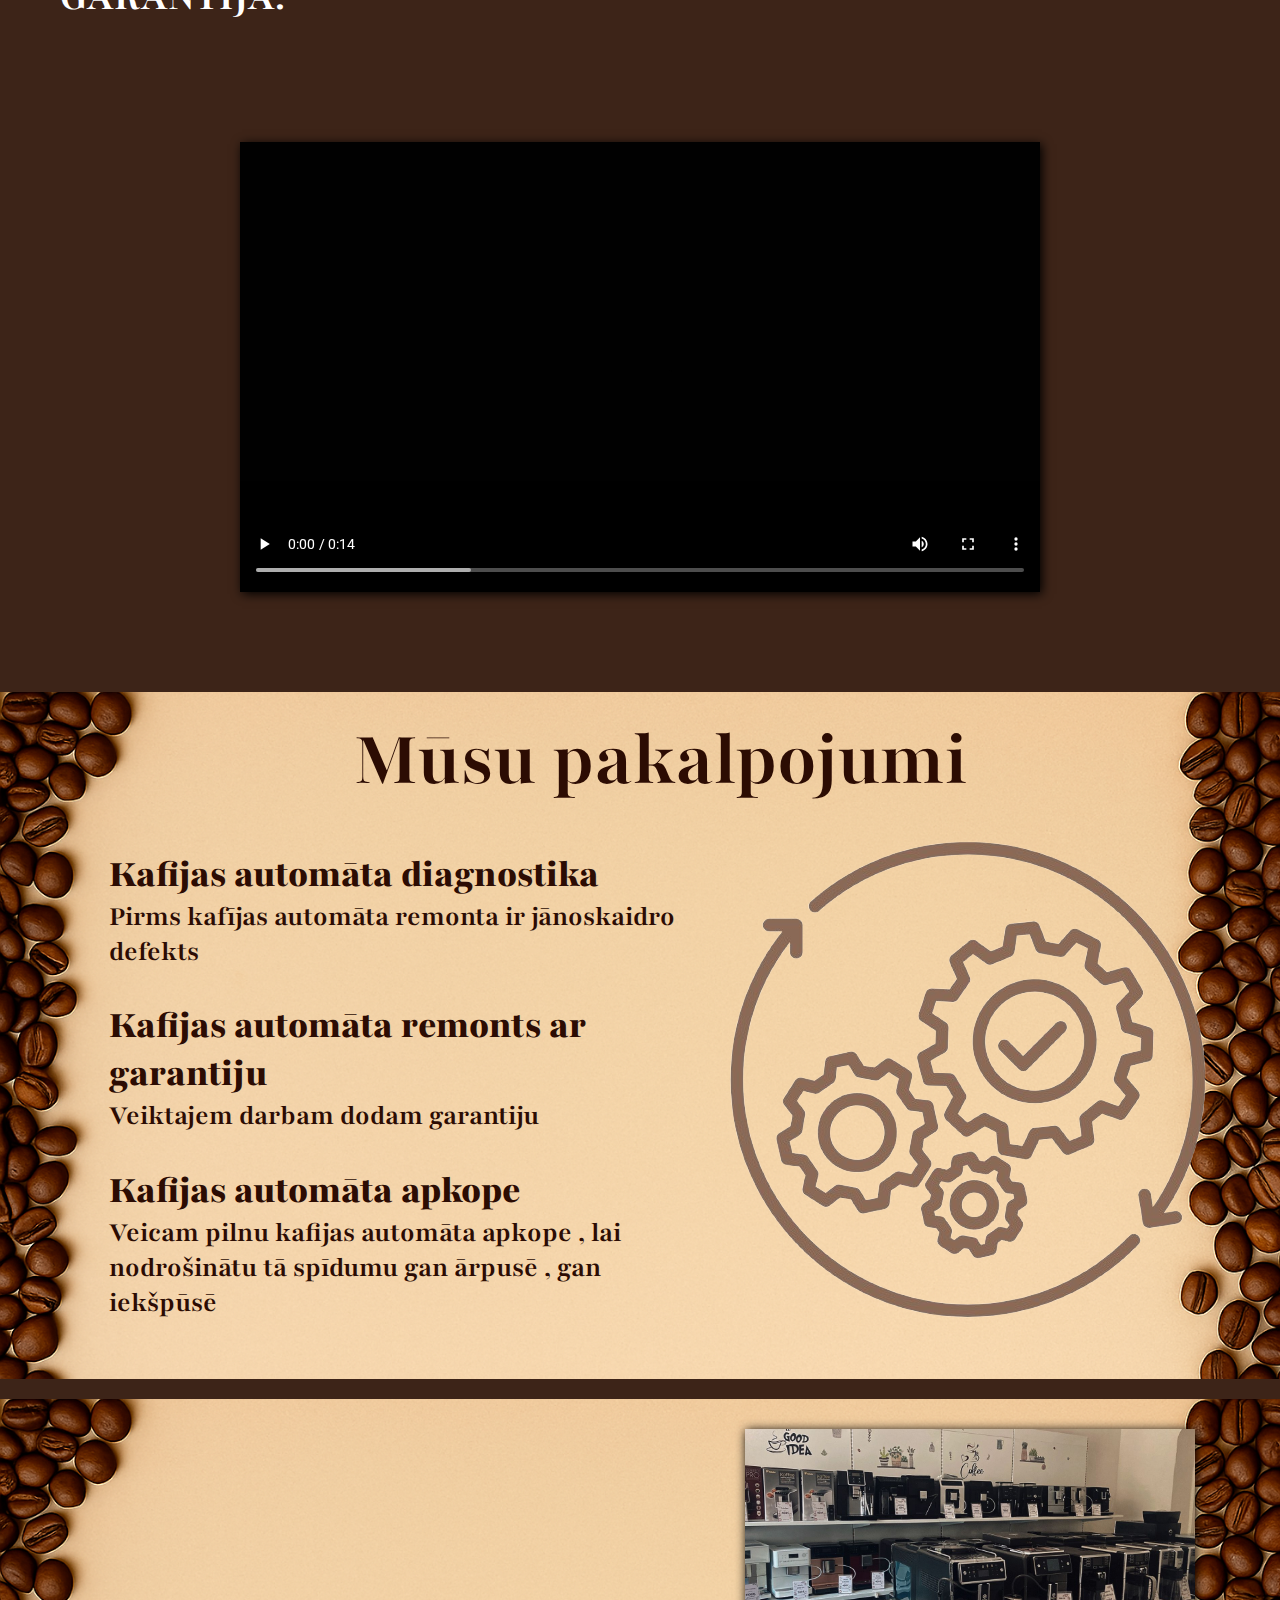
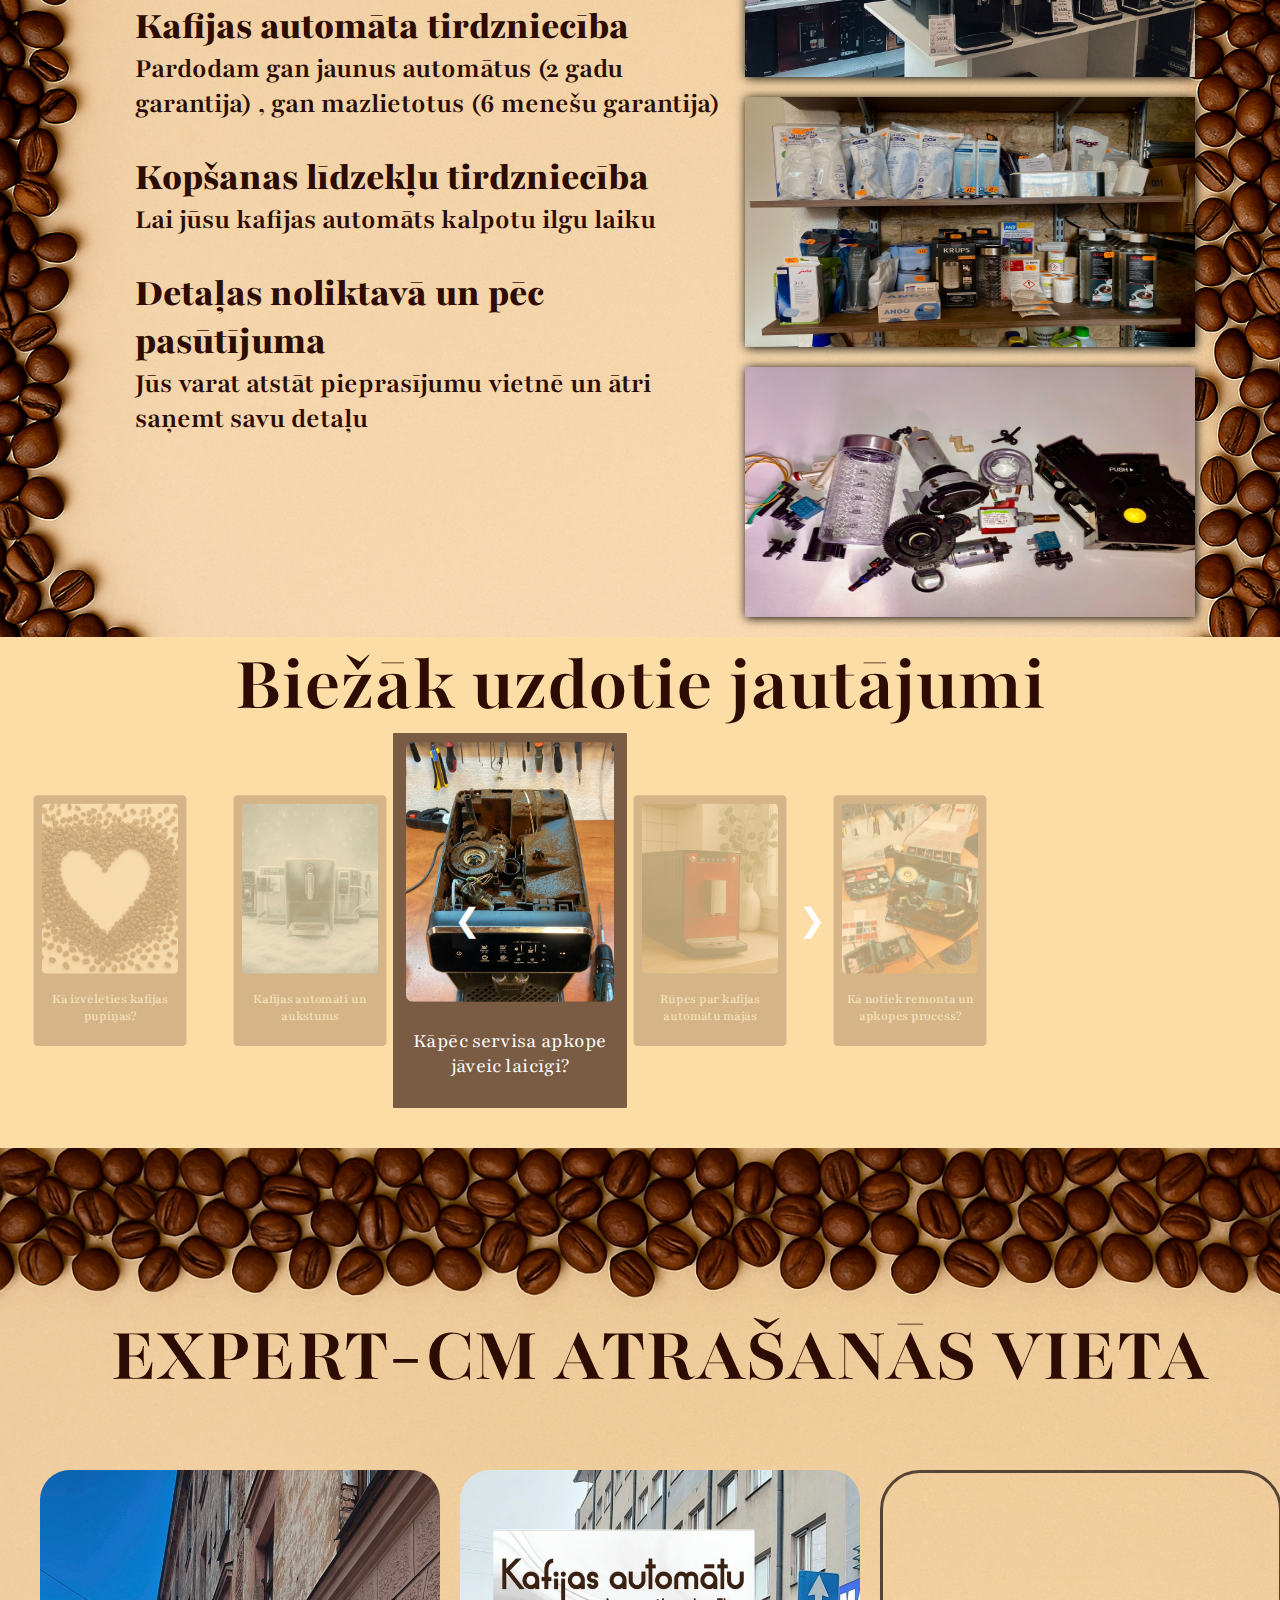
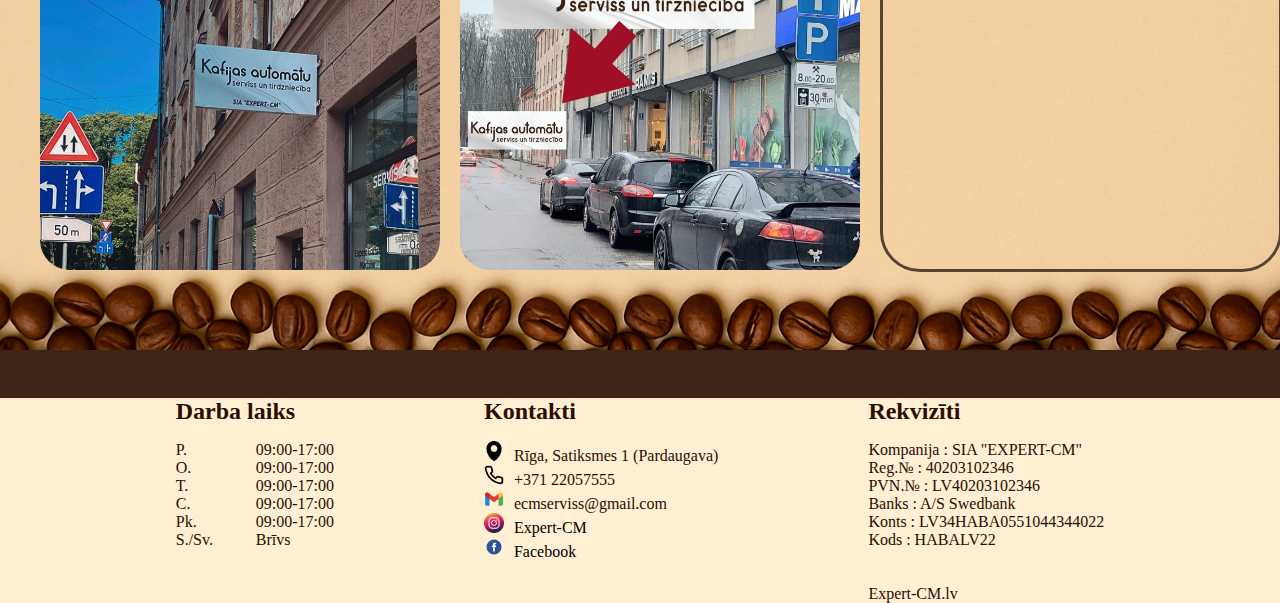
<file: indexLatviesu.html>
<!DOCTYPE html>
<html lang="lv">
<head>
    <meta charset="UTF-8">
    <meta name="viewport" content="width=device-width, initial-scale=1.0">
    <title>Expert-CM Galvenā Lappa</title>
    <link rel="preconnect" href="https://fonts.googleapis.com">
<link rel="preconnect" href="https://fonts.gstatic.com" crossorigin>
<link href="https://fonts.googleapis.com/css2?family=Anton+SC&family=Libre+Caslon+Text:ital,wght@0,400;0,700;1,400&family=Open+Sans:ital,wght@0,300..800;1,300..800&family=Playfair:ital,opsz,wght@0,5..1200,300..900;1,5..1200,300..900&family=Roboto:ital,wght@0,100;0,300;0,400;0,500;0,700;0,900;1,100;1,300;1,400;1,500;1,700;1,900&display=swap" rel="stylesheet">
<link rel="icon" href="logos/logo.png" type="image/logo">
    <meta name="viewport" content="width=device-width, initial-scale=1.0">
    <meta name="description" content="Profesionāls kafijas automātu remonts ātri, efektīvi un ar garantiju. Mēs esam gatavi palīdzēt ar Jūsu kafijas automāta remontu un apkopi. Mums vienmēr ir plašs rezerves daļu klāsts jebkurai ierīcei. Mēs zinām, kā atjaunot jūsu rīta noskaņojumu un atgriezt svaigi pagatavotas kafijas aromātu. Sazinoties ar mums, jūs vienmēr varat būt pārliecināti par veiktā darba kvalitāti. KONSULTĒJAM BEZMAKSAS. REMONTA GARANTIJA.">
    <meta name="keywords" content="Kafijas automāta diagnostika Pirms kafījas automāta remonta ir jānoskaidro defekts Kafijas automāta remonts ar garantiju Veiktajem darbam dodam garantiju Kafijas automāta apkope Veicam pilnu kafijas automāta apkope , lai nodrošinātu tā spīdumu gan ārpusē , gan iekšpūsē Kafijas automāta tirdzniecība Pardodam gan jaunus automātus (2 gadu garantija) , gan mazlietotus (6 menešu garantija) Kopšanas līdzekļu tirdzniecība Lai jūsu kafijas automāts kalpotu ilgu laiku Detaļas noliktavā un pēc pasūtījuma Jūs varat atstāt pieprasījumu vietnē un ātri saņemt savu detaļu">
    
<!-- Google tag (gtag.js) --> <script async src="https://www.googletagmanager.com/gtag/js?id=AW-16661070626"></script> <script> window.dataLayer = window.dataLayer || []; function gtag(){dataLayer.push(arguments);} gtag('js', new Date()); gtag('config', 'AW-16661070626'); </script>

<link rel="stylesheet" href="style.css">
</head>
<body title="Главная">
    <header class="header" title="Header">
        <nav title="Navigacija">
            <div class="navigationWrap">
                <div class="dropDownMenu">
                    <div class="dropdown">
                        <div class="dropbtn">
                            <div class="b1"></div>
                            <div class="b2"></div>
                            <div class="b3"></div>
                        </div>
                        <div class="dropdown-content">
                            <a href="">Galvenā</a>
                            <a href="pricelistLatviesu.html">Preiskurants</a>
                            <a href="katalogLatviesu.html">Katalogs</a>
                            <a href="instrukcijiLatviesu.html">Instrukcijas</a>
                            <a href="aktualniiLatviesu.html">Aktualitātes</a>
                            <!-- <a href="#">Блог</a> -->
                            <a href="orderLatviesu.html">Iegādāties detaļas un aksesuārus</a>
                        </div>
                    </div>
                </div>
                <div>
                    <button class="buttonKontakt headerButtons">Kontakti</button>
                </div>
                <div class="headerButtons">
                    <a href="index.html">🌍 Русский</a>
                </div>

            </div>

        </nav>
        <div class="MainText">
            <h1 style="font-size: 190px; margin: 0; padding: 0;">EXPERT-CM</h1>
            <h3 style="font-size: 30px; margin: 0; font-weight: 100;">Remonts un kafijas automātu tirdzniecība</h3>
        </div>
        
    </header>
    <main>
        <div class="aboutUsWrap">
            <div class="textAboutUs tx-mr">
                <h2 class="AboutUsH" style="font-size: 70px;">PAR MUMS</h2>
                <h3 class="AboutUsH">Profesionāls kafijas automātu remonts ātri, efektīvi un ar garantiju. Mēs esam gatavi palīdzēt ar Jūsu kafijas automāta remontu un apkopi. Mums vienmēr ir plašs rezerves daļu klāsts jebkurai ierīcei. Mēs zinām, kā atjaunot jūsu rīta noskaņojumu un atgriezt svaigi pagatavotas kafijas aromātu. Sazinoties ar mums, jūs vienmēr varat būt pārliecināti par veiktā darba kvalitāti.</h3>
                <h2 class="AboutUsH">KONSULTĒJAM BEZMAKSAS. REMONTA GARANTIJA.</h2>
            </div>
            <div class="imagesFromAboutUs">
                <div class="imageContainer">
                    <img src="images/collageFull.jpg" alt="Калаж картинок эксперт-цм">
                </div>
            </div>
        </div>

        <div class="videoWrap">
            <video class="videoCut" width="800px" height="100%" controls>
                <source src="videos/video1.mp4" type="video/mp4">
            </video>

        </div>

        <div title="Kafijas automāta diagnostika, Kafijas automāta remonts ar garantiju, Kafijas automāta apkope, Kafijas automāta tirdzniecība, Kopšanas līdzekļu tirdzniecība, Detaļas noliktavā un pēc pasūtījuma" class="whatWeDo">
            <h2 style="text-align: center; font-size: 80px; margin: 0;">Mūsu pakalpojumi</h2>
            <div class="whatWeDoWrapper">
                
                <div class="whatWeDoText">
                    <div><h2>Kafijas automāta diagnostika</h2>
                    <p>Pirms kafījas automāta remonta ir jānoskaidro defekts</p>
                    </div>
                    <div><h2>Kafijas automāta remonts ar garantiju</h2>
                    <p>Veiktajem darbam dodam garantiju</p>
                    </div>
                    <div><h2>Kafijas automāta apkope</h2>
                    <p>Veicam pilnu kafijas automāta apkope , lai nodrošinātu tā spīdumu gan ārpusē , gan iekšpūsē</p>
                    </div>
                </div>
                <div class="whatWeDoImage">
                    <img src="images/serviceImg.png" alt="service">
                </div>
            </div>
        </div>

        <div title="Kafijas automāta diagnostika, Kafijas automāta remonts ar garantiju, Kafijas automāta apkope, Kafijas automāta tirdzniecība, Kopšanas līdzekļu tirdzniecība, Detaļas noliktavā un pēc pasūtījuma" class="whatWeDo sectionGap">
            <div class="whatWeDoWrapper">
                
                <div class="whatWeDoText">
                    <div><h2>Kafijas automāta tirdzniecība</h2>
                    <p>Pardodam gan jaunus automātus (2 gadu garantija) , gan mazlietotus (6 menešu garantija)</p>
                    </div>
                    <div><h2>Kopšanas līdzekļu tirdzniecība</h2>
                    <p>Lai jūsu kafijas automāts kalpotu ilgu laiku</p>
                    </div>
                    <div><h2>Detaļas noliktavā un pēc pasūtījuma</h2>
                    <p>Jūs varat atstāt pieprasījumu vietnē un ātri saņemt savu detaļu</p>
                    </div>
                </div>
                <div class="whatWeDoOfferImage">
                    <img src="images/collage1.jpg" alt="service">
                    <img src="images/shopStand.jpeg" alt="Stends">
                    <img src="images/machineParts.jpeg" alt="Detalas">
                </div>
            </div>
        </div>

        <div title="Карусель Актуальных Новостей" class="actualNews">
            <h2 style="text-align: center; font-size: 80px; margin: 0;">Biežāk uzdotie jautājumi</h2>
            <div class="carousel-wrapper">
            <div class="arrow-container">
                <button class="arrow arrow-left">&#10094;</button>
                <div class="carousel-track" id="carousel">
                <div class="card"><img src="images/coffeeLove.png"><a href="aktualniiLatviesu.html" style="text-decoration: none; color: white;"><p>Kā izvēlēties kafijas pupiņas?</p></a></div>
                <div class="card"><img src="images/frozenmachines.png"><a href="aktualniiLatviesu.html" style="text-decoration: none; color: white;"><p>Kafijas automāti un aukstums</p></a></div>
                <div class="card"><img src="images/serviceMach.jpeg"><a href="aktualniiLatviesu.html" style="text-decoration: none; color: white;"><p>Kāpēc servisa apkope jāveic laicīgi?</p></a></div>
                <div class="card"><img src="images/redapar.png"><a href="aktualniiLatviesu.html" style="text-decoration: none; color: white;"><p>Rūpes par kafijas automātu mājās</p></a></div>
                <div class="card"><img src="images/workflow.jpeg"><a href="aktualniiLatviesu.html" style="text-decoration: none; color: white;"><p>Kā notiek remonta un apkopes process?</p></a></div>
                </div>
                <button class="arrow arrow-right">&#10095;</button>
            </div>
            </div>
        
        </div>

        <div title="Местонахождение EXPERT-CM" class="whereWeAre">
            <div class="whereWeAreWrap">
                <h2 style="text-align: center; font-size: 80px; margin-top: 90px;">EXPERT-CM ATRAŠANĀS VIETA</h2>
                <div class="whereCardsWrapper">
                    <div class="whereCard whereCardStreet"></div>
                    <div class="whereCard whereCardParking"></div>
                    <div class="whereCard"><iframe src="https://www.google.com/maps/embed?pb=!1m18!1m12!1m3!1d982.4602276029127!2d24.09107895303251!3d56.92761138101189!2m3!1f0!2f0!3f0!3m2!1i1024!2i768!4f13.1!3m3!1m2!1s0x46eed19e6893e2d3%3A0x11f8c3e6ef282f35!2sKafijas%20autom%C4%81tu%20remonts%20un%20apkope%20SIA%20%22EXPERT-CM%22!5e1!3m2!1sen!2slv!4v1754713234945!5m2!1sen!2slv" width="99%" height="99%"  style="border-radius:40px; border: 3px solid #554436; " allowfullscreen="" loading="lazy" referrerpolicy="no-referrer-when-downgrade"></iframe></div>
                </div>
            </div>
        </div>

         

<!-- 
        <section class="carouselReviewsSection" title="Expert-CM Отзывы">
    <h2 style="text-align: center; font-size: 100px; margin-top: 90px; color: white;">Ваши отзывы</h2>
    <div class="carouselReviewsWrapper">
      <button class="arrowReviews arrowReviewsLeft">&#10094;</button>
      <div class="carouselReviewsTrack" id="carouselReviews">
        <div class="cardReviews"><p>⭐⭐⭐⭐⭐</p><a href="https://maps.app.goo.gl/Rg58g8cn9j4XGkQf7" target="_blank">Olga Belousa</a><p>Vēlamies izteikt lielu pateicību SIA "EXPERT-CM" par fantastisku servisu - veikta lielā apkope kafijas aparātam, kuru jau bija vēlme utilizēt, bet rezultātā izskatas un darbojas kā jauns! Vislabākās rekomendācijas! Turpmāk izmantosim tikai un vienīgi Jūsu pakalpojumus.</p></div>
        <div class="cardReviews"><p>⭐⭐⭐⭐⭐</p><a href="https://maps.app.goo.gl/zSz7VEK1fzysHpHP6" target="_blank">Inga Upeniece</a><p>Paldies par sadarbību, atsaucīga darbiniece ar kuru runāju pa telefonu un pieteicu remontu un meistars, kurš detalizēti izskaidroja, kāpēc kafijas automāti nestrādā un kam tieši pievērst uzmanību ikdienas lietošanai.</p></div>
        <div class="cardReviews"><p>⭐⭐⭐⭐⭐</p><a href="https://maps.app.goo.gl/NNwKRzRVi3Fna2Lv7" target="_blank">Normunds Grislis</a><p>Lielisks serviss, turpmāk tikai pie viņiem veikšu apkopi savām kafijas automātam.</p></div>
        <div class="cardReviews"><p>⭐⭐⭐⭐⭐</p><a href="https://maps.app.goo.gl/VHJdwHMLpY861LWF8" target="_blank">I R</a><p>Noteikti iesaku šo servisu. Ļoti atsaucīga un profesionāla attieksme. Viss akurāti izdarīts, aparātu saņēmu tīru un kārtīgu. Atkal dzeru garšīgu kafiju 🙂</p></div>
        <div class="cardReviews"><p>⭐⭐⭐⭐⭐</p><a href="https://maps.app.goo.gl/Mokx4jucoWNEoykZ8" target="_blank">Aiga Legzdiņa</a><p>Tik operatīvi, maciņam draudzīgi. Izpētot visas vietas, kur labo kafijas aparātus un atsauksmes, vedu savējo tieši šeit, kaut sanāca diezgan tālu... Labākās atsauksmes, ātrs un kvalitatīvs serviss. 10 no 10.</p></div>
        <div class="cardReviews"><p>⭐⭐⭐⭐⭐</p><a href="https://maps.app.goo.gl/TNEEWGYE8t2pvcBZ7" target="_blank">Dace Vecteva</a><p>Vienkārši , perfekti! Pakalpojums augstā profesionālā līmenī + augsta un cilvēcīga apkalpošanas kultūra. Žēl nepajautāju meistara vārdu. Veiksmīgu biznesu!</p></div>
        <div class="cardReviews"><p>⭐⭐⭐⭐⭐</p><a href="https://maps.app.goo.gl/ctkPG91ZfcCLbyTZ9" target="_blank">Andrejs Trens</a><p>Esmu lietojis ļoti daudz dažādu firmu kafijas aparātus, kā i mēs visi es domāju. Citi bija labāki, citi mazāk. Bet es Jums teikšu ka ir - labāku par šo nebiju lietojis. Ja pagaršosiet kādu tasīti, sapratīsiet par ko es domāju. Riktīgi karsta, garšīga kafija, a ja uzspiežot dubulto, acis ārā, reāli. Nu no parastajām akcijas pupiņām konču taisa. Paldies šim džekam ka ieteica šo verķi! Labz! Paldies protams kabatā neieliksi, braukšu pirkt pie jums kafiju. Kad pirku aparātu, pacienāja. Bija laba. Cik pupiņas maksā?</p></div>
        <div class="cardReviews"><p>⭐⭐⭐⭐⭐</p><a href="https://maps.app.goo.gl/o1BHRfxRgfLrMmAj9" target="_blank">Jeremy com</a><p>Labs serviss, salaboja kafijas automātu. Oficiālā JURA garantijas servisa tāme bija par 100eur lielāka.</p></div>
        <div class="cardReviews"><p>⭐⭐⭐⭐⭐</p><a href="https://maps.app.goo.gl/jbcd3tYqLBpG2WpY6" target="_blank">Ivars Zamerovskis</a><p>Perfekts serviss viss smuki, ātri un galvenais profesionāli, par pilnīgi adekvātu izcenojumu. Paldies!!!</p></div>
        <div class="cardReviews"><p>⭐⭐⭐⭐⭐</p><a href="https://maps.app.goo.gl/2k6RszhgAmHxThvE6" target="_blank">Raivis Gi</a><p>Laboju 2 kafjjas aparātus, viss lieliski un ar uzlabojumiem, meistars izskatās zina ko dara. Un cipari labi. Atgriezīšos uz nākamo apkopi.</p></div>
        <div class="cardReviews"><p>⭐⭐⭐⭐⭐</p><a href="https://maps.app.goo.gl/GN95NSWs6aKa6z9HA" target="_blank">Andrejs Tokarevics</a><p>Ļoti labs servis. Atra diagnostka un problemas noversana. Iesaku so vietu.</p></div>
        <div class="cardReviews"><p>⭐⭐⭐⭐⭐</p><a href="https://maps.app.goo.gl/MecwfCYbcBXeCAbA8" target="_blank">Janis Ivanov</a><p>Ļoti labs serviss. Ātri un kvalitatīvi. Aparātu iztīrīja. Izskatās ka jauns. Lietoju 4 gadus. Super!</p></div>
        <div class="cardReviews"><p>⭐⭐⭐⭐⭐</p><a href="https://maps.app.goo.gl/K3otdUy3j4fBHnQJ9" target="_blank">Artūrs Millers</a><p>Viss super, ieteikšu arī citiem. Apkalpošana augstā līmenī. Patīkama komunikācija ar darbiniekiem.</p></div>
        <div class="cardReviews"><p>⭐⭐⭐⭐⭐</p><a href="https://maps.app.goo.gl/wWQD5pvQdiM4Hr869" target="_blank">Jekaterina Ivanovska</a><p>Ļoti laba apkalpošana. Kafijas aparātu izremontēja ātri un kvalitatīvi.</p></div>
        <div class="cardReviews"><p>⭐⭐⭐⭐⭐</p><a href="" target="_blank"></a><p></p></div>

      </div>
      <button class="arrowReviews arrowReviewsRight">&#10095;</button>
    </div>
  </section> -->
        
        
        
        
        </section>
    <section class="hiddenWindow">
        <div class="overlay"></div>
        <div class="popup-window">
            <div class="popup-content">
                <button class="close-button">&times;</button>
                <div class="popOutContacts">
                    <ul class="kontakti_images">
                        <li class="kontakti_teksts"><img class="kontakti_icons" src="iconsfooter/phone.png" alt="phone number" width="20px">+371 22057555</li>
                        <li class="kontakti_teksts"><img class="kontakti_icons" src="iconsfooter/gmail.png" alt="gamil" width="20px">ecmserviss@gmail.com</li>
                        <li class="kontakti_teksts"><img class="kontakti_icons" src="iconsfooter/instagram.png" alt="instagram" width="20px"><a class="footerLinks" href="https://www.instagram.com/expert.cm/">Expert-CM</a></li> 
                        <li class="kontakti_teksts"><img class="kontakti_icons" src="iconsfooter/facebook.png" alt="Facebook" width="20px"><a class="footerLinks" href="https://www.facebook.com/people/Kafijas-Aparāti/100063980355492/?locale=hi_IN">Facebook</a></li>
                        <li class="kontakti_teksts"><img class="kontakti_icons" src="iconsfooter/adress.png" alt="adress" width="20px">Rīga, Satiksmes 1 (Pardaugava)</li>
                    </ul>
                </div>
                <div class="qrCodeContacts">
                    <h2 id="qrCodeH2">Atskanejiet QrCodu lai uzrakstit mums</h2>
                    <img class="qrCode" src="images/qrcode.png" alt="qrcode" width="250px">
                </div>    
            </div>
        </div>

    </section>
        
        
    <footer id="Rekvezīti">
        <div class="footer_wrap">
            <div class="work_hours">
            <h2 class="darba_laiks">Darba laiks</h2>
            
            <div class="work_hours__wrap">
            <ul class="work_days_list">
                <li>P.</li>
                <li>O.</li>
                <li>T.</li>
                <li>C.</li>
                <li>Pk.</li>
                <li>S./Sv.</li>
            </ul>

            <ul class="work_hours_list">
                <li>09:00-17:00</li>
                <li>09:00-17:00</li>
                <li>09:00-17:00</li>
                <li>09:00-17:00</li>
                <li>09:00-17:00</li>
                <li>Brīvs</li>
            </ul>
            </div> <!--work_hours__wrap-->

            </div> <!--work_hours-->

            <div class="contacts">
                <h2 class="kontakti">Kontakti</h2>
            <div class="kontakti_info">
                <ul class="kontakti_images">
    
                <li class="kontakti_teksts"><img class="kontakti_icons" src="iconsfooter/adress.png" alt="adress" width="20px">Rīga, Satiksmes 1 (Pardaugava)</li>
                  
                    
                <li class="kontakti_teksts"><img class="kontakti_icons" src="iconsfooter/phone.png" alt="phone number" width="20px">+371 22057555</li>
                    
                    
                <li class="kontakti_teksts"><img class="kontakti_icons" src="iconsfooter/gmail.png" alt="gamil" width="20px">ecmserviss@gmail.com</li>
                    
                <li class="kontakti_teksts"><img class="kontakti_icons" src="iconsfooter/instagram.png" alt="instagram" width="20px"><a class="footerLinks" href="https://www.instagram.com/expert.cm/">Expert-CM</a></li>
                    
                <li class="kontakti_teksts"><img class="kontakti_icons" src="iconsfooter/facebook.png" alt="Facebook" width="20px"><a class="footerLinks" href="https://www.facebook.com/people/Kafijas-Aparāti/100063980355492/?locale=hi_IN">Facebook</a></li>   
            </ul>
            </div>   <!--kontakti_info-->
            </div><!--contacts-->
            <div class="Rekvezīti_wrap">
                <h2 class="Rekvezīti_h2">Rekvizīti</h2>
                <div class="Rekvezīti_ul_div">
                    <ul class="Rekvezīti_ul">
                        <li class="Rekvezīti_li">Kompanija : SIA "EXPERT-CM"</li>
                        <li class="Rekvezīti_li">Reg.№ : 40203102346</li>
                        <li class="Rekvezīti_li">PVN.№ : LV40203102346</li>
                        <li class="Rekvezīti_li">Banks : A/S Swedbank</li>
                        <li class="Rekvezīti_li">Konts : LV34HABA0551044344022</li>
                        <li class="Rekvezīti_li">Kods : HABALV22</li>
                        <br>
                        <br>
                        <li class="Rekvezīti_li">Expert-CM.lv <span id="dateFooter"></span></li>
                    </ul>
                </div>
            </div>   
        </div> <!--footer_wrap-->
    </footer>
    </main>
    <script src="https://ajax.googleapis.com/ajax/libs/jquery/3.7.1/jquery.min.js"></script>
    <script src="script.js"></script>
</body>
</html>
</file>
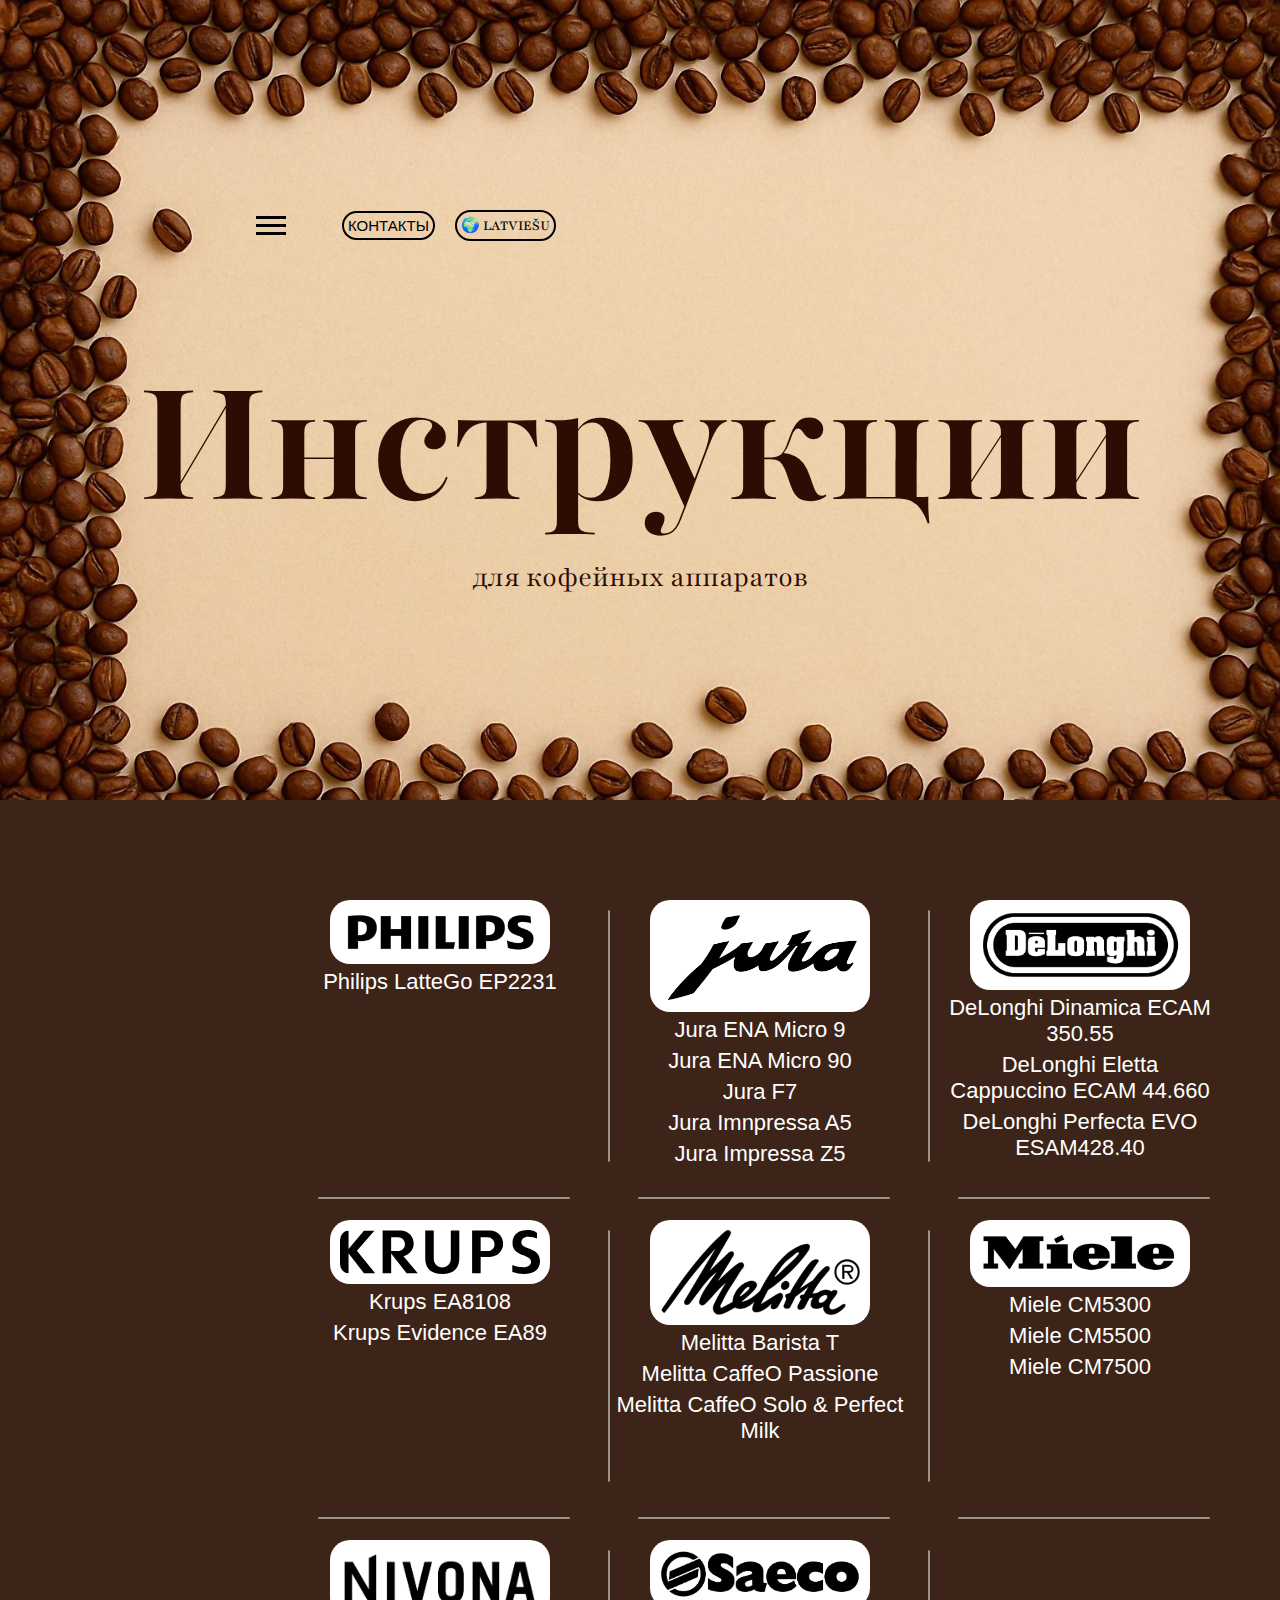
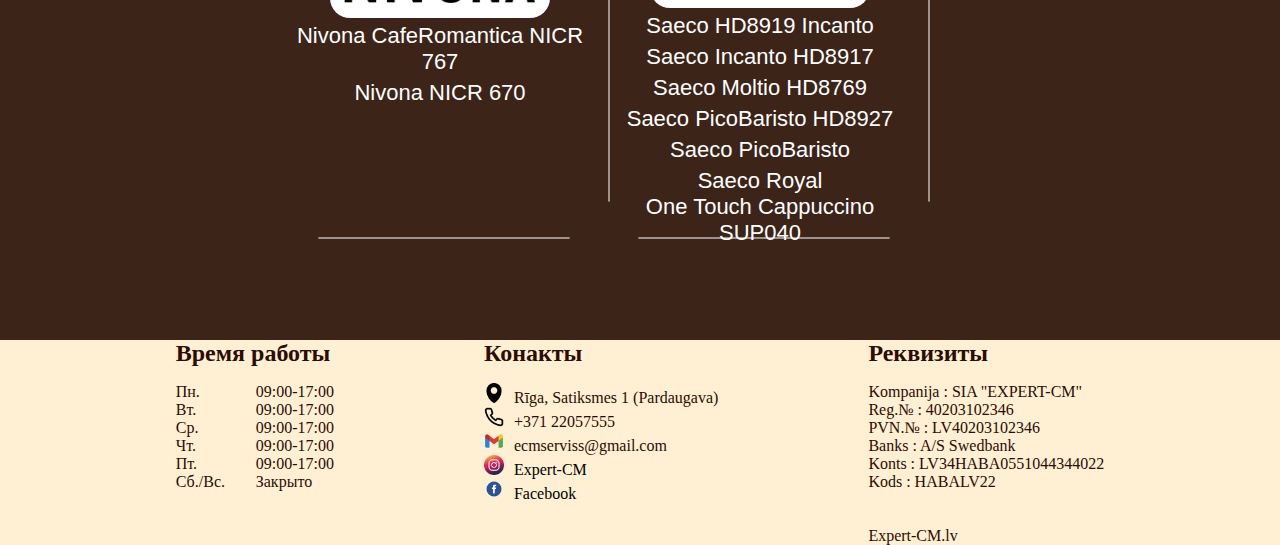
<file: instrukciji.html>
<!DOCTYPE html>
<html lang="ru">
<head>
    <meta charset="UTF-8">
    <meta name="viewport" content="width=device-width, initial-scale=1.0">
    <title>Expert-CM Инструкции</title>
    <link rel="preconnect" href="https://fonts.googleapis.com">
<link rel="preconnect" href="https://fonts.gstatic.com" crossorigin>
<link href="https://fonts.googleapis.com/css2?family=Anton+SC&family=Libre+Caslon+Text:ital,wght@0,400;0,700;1,400&family=Open+Sans:ital,wght@0,300..800;1,300..800&family=Playfair:ital,opsz,wght@0,5..1200,300..900;1,5..1200,300..900&family=Roboto:ital,wght@0,100;0,300;0,400;0,500;0,700;0,900;1,100;1,300;1,400;1,500;1,700;1,900&display=swap" rel="stylesheet">
<link rel="icon" href="logos/logo.png" type="image/logo">
    <meta name="viewport" content="width=device-width, initial-scale=1.0">
    <meta name="description" content="Профессиональный ремонт кофемашин быстро, качественно и с гарантией.
Мы готовы помочь с ремонтом и обслуживанием Вашей кофемашины.">
    <meta name="keywords" content="Профессиональный ремонт кофемашин быстро, качественно и с гарантией.
Мы готовы помочь с ремонтом и обслуживанием Вашей кофемашины.">
    
<!-- Google tag (gtag.js) --> <script async src="https://www.googletagmanager.com/gtag/js?id=AW-16661070626"></script> <script> window.dataLayer = window.dataLayer || []; function gtag(){dataLayer.push(arguments);} gtag('js', new Date()); gtag('config', 'AW-16661070626'); </script>

<link rel="stylesheet" href="style.css">
</head>
<body title="Главная">
    <header class="header" title="Хэдер">
        <nav title="Навигация">
            <div class="navigationWrap">
                <div class="dropDownMenu">
                    <div class="dropdown">
                        <div class="dropbtn">
                            <div class="b1"></div>
                            <div class="b2"></div>
                            <div class="b3"></div>
                        </div>
                        <div class="dropdown-content">
                            <a href="index.html">Главная</a>
                            <a href="pricelist.html">Цены</a>
                            <a href="katalog.html">Каталог</a>
                            <a href="#">Инструкции</a>
                            <a href="aktualnii.html">Актуальное</a>
                            <a href="#">Блог</a>
                            <a href="order.html">Заказать деталь</a>
                            <a href="#">Контакты</a>
                        </div>
                    </div>
                </div>
                <div>
                    <button class="buttonKontakt headerButtons">Контакты</button>
                </div>
                <div class="headerButtons">
                    <a href="">🌍 Latviešu</a>
                </div>

            </div>

        </nav>
        <div class="MainText">
            <h1 style="font-size: 190px; margin: 0; padding: 0;">Инструкции</h1>
            <h3 style="font-size: 30px; margin: 0; font-weight: 100;">для кофейных аппаратов</h3>
        </div>
        
    </header>
    <main>
        <section class="instructions" title="Инструкции">
        <div class="instWrap">
            <div class="instBlockWrap">
                <div class="instBlock">
                    <div class="istBorderRight"></div>
                    <div class="istBorderBottom"></div>
                    <img class="instLogos" src="logos/philips.png" alt="philips logos">
                    <a class="instructionsLink" href="instructions/Philips LatteGo EP2231.pdf" target="_blank">Philips LatteGo EP2231</a>
                </div>
                <div class="instBlock">
                    <div class="istBorderRight"></div>
                    <div class="istBorderBottom"></div>
                    <img class="instLogos" src="logos/jura.png" alt="jura logos">
                    <a class="instructionsLink" href="instructions/Jura ENA Micro 9.pdf" target="_blank">Jura ENA Micro 9</a>
                    <a class="instructionsLink" href="instructions/Jura ENA Micro90.pdf" target="_blank">Jura ENA Micro 90</a>
                    <a class="instructionsLink" href="instructions/Jura F7.pdf" target="_blank">Jura F7</a>
                    <a class="instructionsLink" href="instructions/Jura Imnpressa A5.pdf" target="_blank">Jura Imnpressa A5</a>
                    <a class="instructionsLink" href="instructions/Jura Impressa Z5.pdf" target="_blank">Jura Impressa Z5</a>
        
                </div>

                <div class="instBlock">
                    
                    <div class="istBorderBottom"></div>
                    <img class="instLogos" src="logos/delonghi.png" alt="delonghi logos">
                    <a class="instructionsLink" href="instructions/DeLonghi Dinamica ECAM 350.55.pdf" target="_blank">DeLonghi Dinamica ECAM 350.55</a>
                    <a class="instructionsLink" href="instructions/DeLonghi Eletta Cappuccino ECAM 44.660.pdf" target="_blank">DeLonghi Eletta <br>Cappuccino ECAM 44.660</a>
                    <a class="instructionsLink" href="instructions/DeLonghi Perfecta EVO ESAM428.40.pdf" target="_blank">DeLonghi Perfecta EVO ESAM428.40</a>
                </div>

                <div class="instBlock">
                    <div class="istBorderRight"></div>
                    <div class="istBorderBottom"></div>
                    <img class="instLogos" src="logos/Krups_Logo.svg" alt="krups logos">
                    <a class="instructionsLink" href="instructions/Krups EA8108.pdf" target="_blank">Krups EA8108</a>
                    <a class="instructionsLink" href="instructions/Krups Evidence EA89.pdf" target="_blank">Krups Evidence EA89</a>
                </div>

                <div class="instBlock">
                    <div class="istBorderRight"></div>
                    <div class="istBorderBottom"></div>
                    <img class="instLogos" src="logos/melitta-cafe-.png" alt="Melitta logos">
                    <a class="instructionsLink" href="instructions/Melitta Barista T.pdf" target="_blank">Melitta Barista T</a>
                    <a class="instructionsLink" href="instructions/Melitta CaffeO Passione.pdf" target="_blank">Melitta CaffeO Passione</a>
                    <a class="instructionsLink" href="instructions/Melitta CaffeO Solo & Perfect Milk.pdf" target="_blank">Melitta CaffeO Solo & Perfect Milk</a>
                </div>

                <div class="instBlock">
                    
                    <div class="istBorderBottom"></div>
                    <img class="instLogos" src="logos/miele-1-logo.png" alt="Miele logos">
                    <a class="instructionsLink" href="instructions/Miele CM5300.pdf" target="_blank">Miele CM5300</a>
                    <a class="instructionsLink" href="instructions/Miele CM5500.pdf" target="_blank">Miele CM5500</a>
                    <a class="instructionsLink" href="instructions/Miele CM7500.pdf" target="_blank">Miele CM7500</a>
                </div>


                <div class="instBlock">
                    <div class="istBorderRight"></div>
                    <div class="istBorderBottom"></div>
                    <img class="instLogos" src="logos/nivona.png" alt="nivona logos">
                    <a class="instructionsLink" href="instructions/Nivona CafeRomantica NICR 767.pdf" target="_blank">Nivona CafeRomantica NICR 767</a>
                    <a class="instructionsLink" href="instructions/Nivona NICR 670.pdf" target="_blank">Nivona NICR 670</a>
                </div>


                <div class="instBlock">
                    <div class="istBorderRight"></div>
                    <div class="istBorderBottom"></div>
                    <img class="instLogos" src="logos/saeco-logo.png" alt="saeco logos">
                    <a class="instructionsLink" href="instructions/Saeco HD8919 Incanto.pdf" target="_blank">Saeco HD8919 Incanto</a>
                    <a class="instructionsLink" href="instructions/Saeco Incanto HD8917 (2).pdf" target="_blank">Saeco Incanto HD8917</a>
                    <a class="instructionsLink" href="instructions/Saeco Moltio HD8769.pdf" target="_blank">Saeco Moltio HD8769</a>
                    <a class="instructionsLink" href="instructions/Saeco PicoBaristo HD8927.pdf" target="_blank">Saeco PicoBaristo HD8927</a>
                    <a class="instructionsLink" href="instructions/Saeco PicoBaristo.pdf" target="_blank">Saeco PicoBaristo</a>
                    <a class="instructionsLink" href="instructions/Saeco Royal One Touch Cappuccino SUP040.pdf" target="_blank">Saeco Royal <br> One Touch Cappuccino SUP040</a>
                </div>

            </div>

        </div>
       

    </section>

    <section class="hiddenWindow">
        <div class="overlay"></div>
        <div class="popup-window">
            <div class="popup-content">
                <button class="close-button">&times;</button>
                <div class="popOutContacts">
                    <ul class="kontakti_images">
                        <li class="kontakti_teksts"><img class="kontakti_icons" src="iconsfooter/phone.png" alt="phone number" width="20px">+371 22057555</li>
                        <li class="kontakti_teksts"><img class="kontakti_icons" src="iconsfooter/gmail.png" alt="gamil" width="20px">ecmserviss@gmail.com</li>
                        <li class="kontakti_teksts"><img class="kontakti_icons" src="iconsfooter/instagram.png" alt="instagram" width="20px"><a class="footerLinks" href="https://www.instagram.com/expert.cm/">Expert-CM</a></li> 
                        <li class="kontakti_teksts"><img class="kontakti_icons" src="iconsfooter/facebook.png" alt="Facebook" width="20px"><a class="footerLinks" href="https://www.facebook.com/people/Kafijas-Aparāti/100063980355492/?locale=hi_IN">Facebook</a></li>
                        <li class="kontakti_teksts"><img class="kontakti_icons" src="iconsfooter/adress.png" alt="adress" width="20px">Rīga, Satiksmes 1 (Pardaugava)</li>
                    </ul>
                </div>
                <div class="qrCodeContacts">
                    <h2 id="qrCodeH2">Отсканируй QR-код чтобы написать нам</h2>
                    <img class="qrCode" src="images/qrcode.png" alt="qrcode" width="250px">
                </div>    
            </div>
        </div>

    </section>

    <footer id="Rekvezīti">
        <div class="footer_wrap">
            <div class="work_hours">
            <h2 class="darba_laiks">Время работы</h2>
            
            <div class="work_hours__wrap">
            <ul class="work_days_list">
                <li >Пн.</li>
                <li>Вт.</li>
                <li>Ср.</li>
                <li>Чт.</li>
                <li>Пт.</li>
                <li>Сб./Вс.</li>
            </ul>

            <ul class="work_hours_list">
                <li>09:00-17:00</li>
                <li>09:00-17:00</li>
                <li>09:00-17:00</li>
                <li>09:00-17:00</li>
                <li>09:00-17:00</li>
                <li>Закрыто</li>
            </ul>
            </div> <!--work_hours__wrap-->

            </div> <!--work_hours-->

            <div class="contacts">
                <h2 class="kontakti">Конакты</h2>
            <div class="kontakti_info">
                <ul class="kontakti_images">
    
                <li class="kontakti_teksts"><img class="kontakti_icons" src="iconsfooter/adress.png" alt="adress" width="20px">Rīga, Satiksmes 1 (Pardaugava)</li>
                  
                    
                <li class="kontakti_teksts"><img class="kontakti_icons" src="iconsfooter/phone.png" alt="phone number" width="20px">+371 22057555</li>
                    
                    
                <li class="kontakti_teksts"><img class="kontakti_icons" src="iconsfooter/gmail.png" alt="gamil" width="20px">ecmserviss@gmail.com</li>
                    
                <li class="kontakti_teksts"><img class="kontakti_icons" src="iconsfooter/instagram.png" alt="instagram" width="20px"><a class="footerLinks" href="https://www.instagram.com/expert.cm/">Expert-CM</a></li>
                    
                <li class="kontakti_teksts"><img class="kontakti_icons" src="iconsfooter/facebook.png" alt="Facebook" width="20px"><a class="footerLinks" href="https://www.facebook.com/people/Kafijas-Aparāti/100063980355492/?locale=hi_IN">Facebook</a></li>   
            </ul>
            </div>   <!--kontakti_info-->
            </div><!--contacts-->
            <div class="Rekvezīti_wrap">
                <h2 class="Rekvezīti_h2">Реквизиты</h2>
                <div class="Rekvezīti_ul_div">
                    <ul class="Rekvezīti_ul">
                        <li class="Rekvezīti_li">Kompanija : SIA "EXPERT-CM"</li>
                        <li class="Rekvezīti_li">Reg.№ : 40203102346</li>
                        <li class="Rekvezīti_li">PVN.№ : LV40203102346</li>
                        <li class="Rekvezīti_li">Banks : A/S Swedbank</li>
                        <li class="Rekvezīti_li">Konts : LV34HABA0551044344022</li>
                        <li class="Rekvezīti_li">Kods : HABALV22</li>
                        <br>
                        <br>
                        <li class="Rekvezīti_li">Expert-CM.lv <span id="dateFooter"></span></li>
                    </ul>
                </div>
            </div>   
        </div> <!--footer_wrap-->
    </footer>

    </main>
    <script src="script.js"></script>
</body>
</html>
</file>
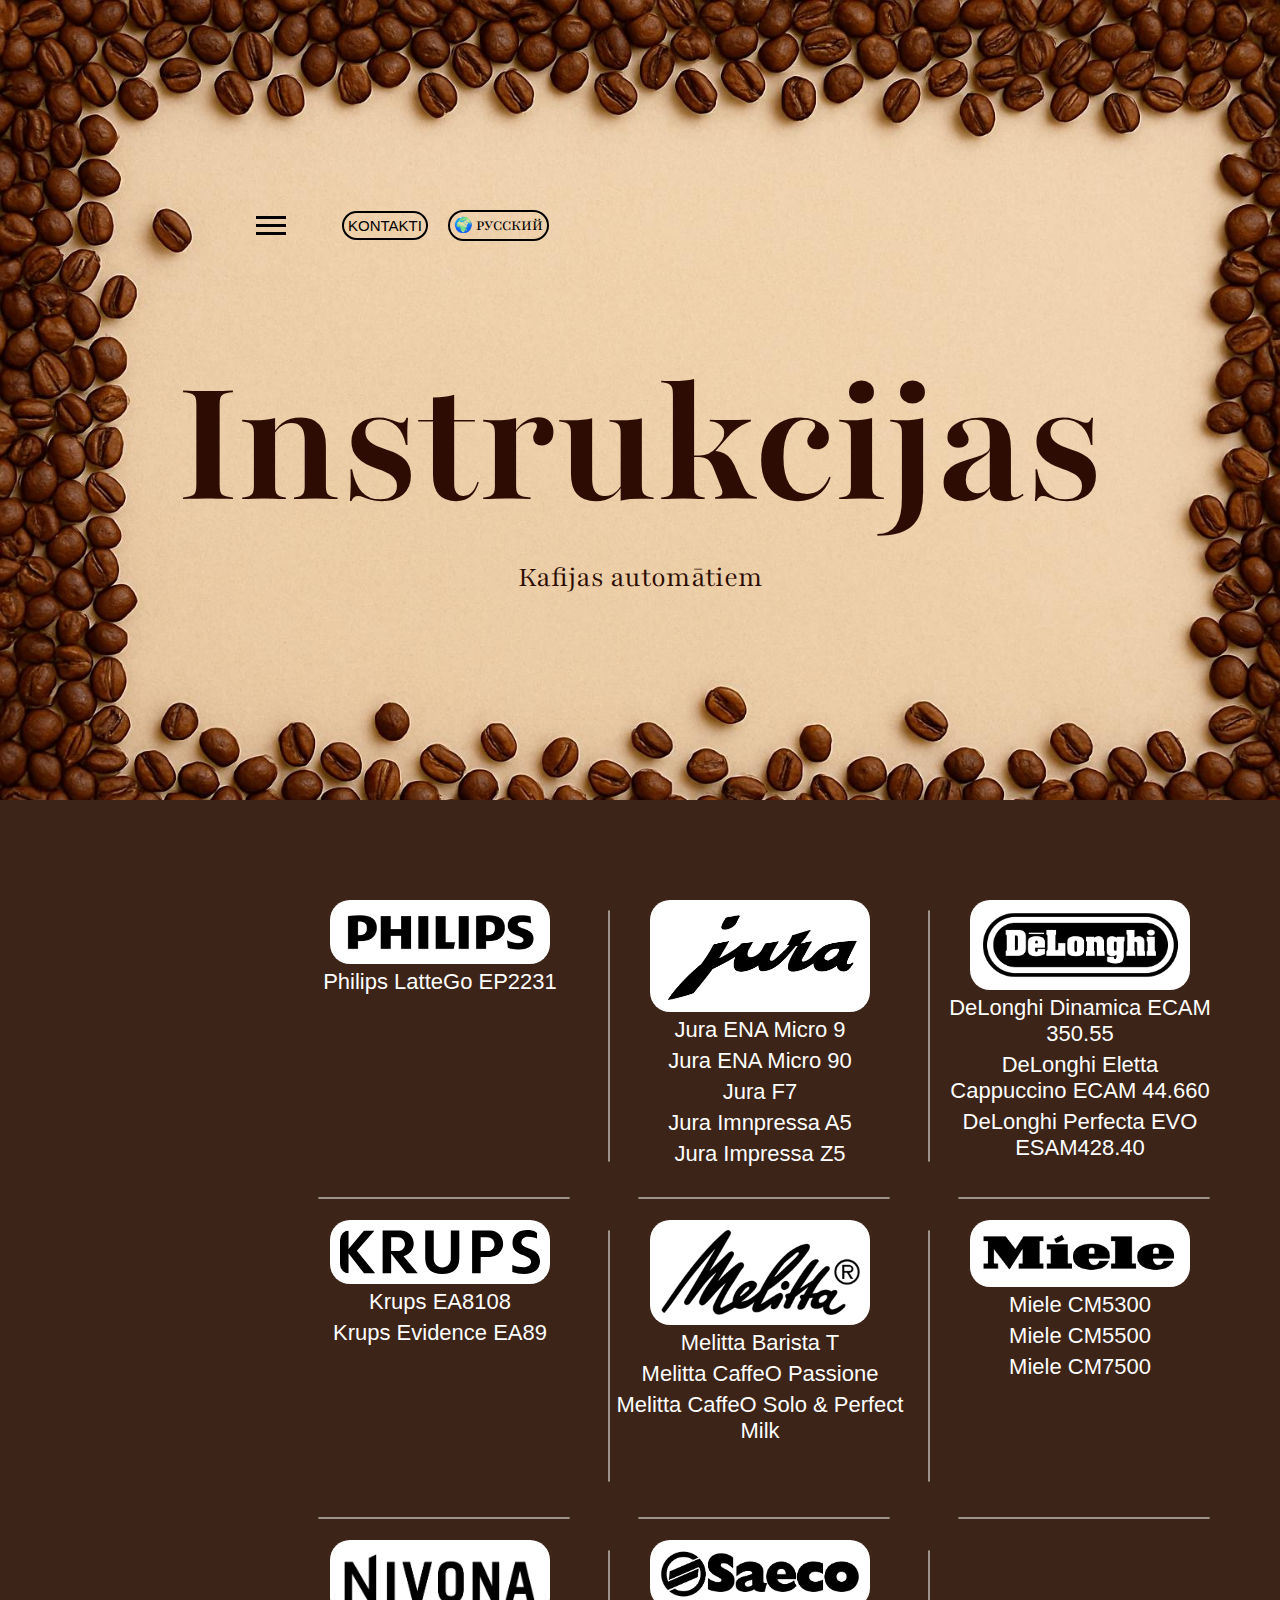
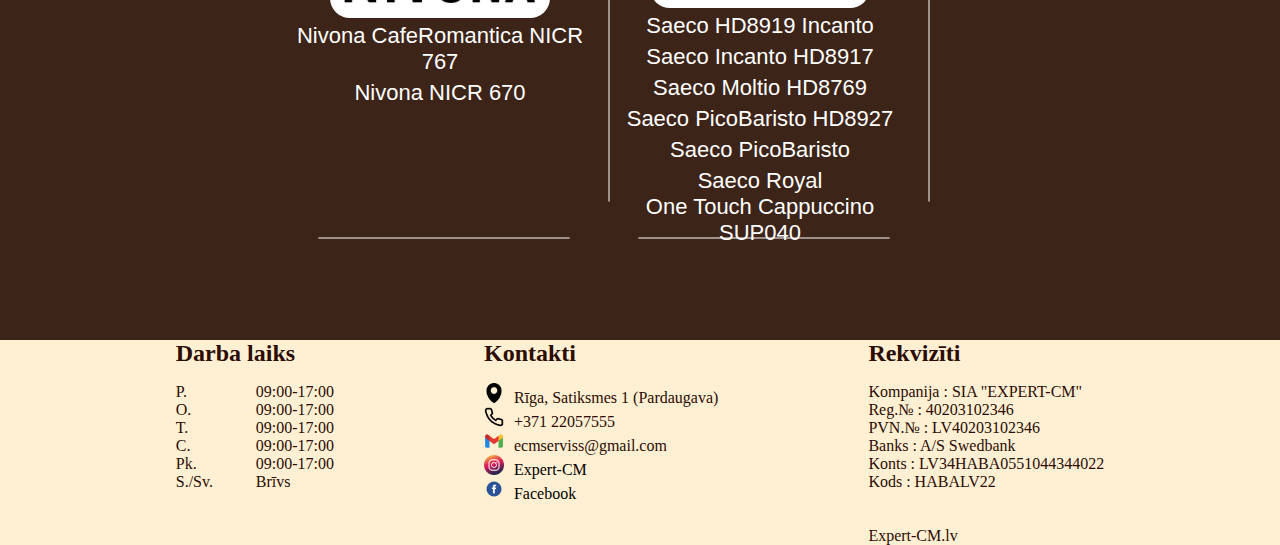
<file: instrukcijiLatviesu.html>
<!DOCTYPE html>
<html lang="lv">
<head>
    <meta charset="UTF-8">
    <meta name="viewport" content="width=device-width, initial-scale=1.0">
    <title>Expert-CM Instrukcijas</title>
    <link rel="preconnect" href="https://fonts.googleapis.com">
<link rel="preconnect" href="https://fonts.gstatic.com" crossorigin>
<link href="https://fonts.googleapis.com/css2?family=Anton+SC&family=Libre+Caslon+Text:ital,wght@0,400;0,700;1,400&family=Open+Sans:ital,wght@0,300..800;1,300..800&family=Playfair:ital,opsz,wght@0,5..1200,300..900;1,5..1200,300..900&family=Roboto:ital,wght@0,100;0,300;0,400;0,500;0,700;0,900;1,100;1,300;1,400;1,500;1,700;1,900&display=swap" rel="stylesheet">
<link rel="icon" href="logos/logo.png" type="image/logo">
    <meta name="viewport" content="width=device-width, initial-scale=1.0">
    <meta name="description" content="Profesionāls kafijas automātu remonts ātri, efektīvi un ar garantiju. Mēs esam gatavi palīdzēt ar Jūsu kafijas automāta remontu un apkopi. Mums vienmēr ir plašs rezerves daļu klāsts jebkurai ierīcei. Mēs zinām, kā atjaunot jūsu rīta noskaņojumu un atgriezt svaigi pagatavotas kafijas aromātu. Sazinoties ar mums, jūs vienmēr varat būt pārliecināti par veiktā darba kvalitāti. KONSULTĒJAM BEZMAKSAS. REMONTA GARANTIJA.">
    <meta name="keywords" content="Kafijas automāta diagnostika Pirms kafījas automāta remonta ir jānoskaidro defekts Kafijas automāta remonts ar garantiju Veiktajem darbam dodam garantiju Kafijas automāta apkope Veicam pilnu kafijas automāta apkope , lai nodrošinātu tā spīdumu gan ārpusē , gan iekšpūsē Kafijas automāta tirdzniecība Pardodam gan jaunus automātus (2 gadu garantija) , gan mazlietotus (6 menešu garantija) Kopšanas līdzekļu tirdzniecība Lai jūsu kafijas automāts kalpotu ilgu laiku Detaļas noliktavā un pēc pasūtījuma Jūs varat atstāt pieprasījumu vietnē un ātri saņemt savu detaļu">
    
<!-- Google tag (gtag.js) --> <script async src="https://www.googletagmanager.com/gtag/js?id=AW-16661070626"></script> <script> window.dataLayer = window.dataLayer || []; function gtag(){dataLayer.push(arguments);} gtag('js', new Date()); gtag('config', 'AW-16661070626'); </script>

<link rel="stylesheet" href="style.css">
</head>
<body title="Главная">
    <header class="header" title="Header">
        <nav title="Навигация">
            <div class="navigationWrap">
                <div class="dropDownMenu">
                    <div class="dropdown">
                        <div class="dropbtn">
                            <div class="b1"></div>
                            <div class="b2"></div>
                            <div class="b3"></div>
                        </div>
                        <div class="dropdown-content">
                            <a href="indexLatviesu.html">Galvenā</a>
                            <a href="pricelistLatviesu.html">Preiskurants</a>
                            <a href="katalogLatviesu.html">Katalogs</a>
                            <a href="#">Instrukcijas</a>
                            <a href="aktualniiLatviesu.html">Aktualitātes</a>
                            <!-- <a href="#">Блог</a> -->
                            <a href="orderLatviesu.html">Iegādāties detaļas un aksesuārus</a>
                        </div>
                    </div>
                </div>
                <div>
                    <button class="buttonKontakt headerButtons">Kontakti</button>
                </div>
                <div class="headerButtons">
                    <a href="instrukciji.html">🌍 Русский</a>
                </div>

            </div>

        </nav>
        <div class="MainText">
            <h1 style="font-size: 190px; margin: 0; padding: 0;">Instrukcijas</h1>
            <h3 style="font-size: 30px; margin: 0; font-weight: 100;">Kafijas automātiem</h3>
        </div>
        
    </header>
    <main>
        <section class="instructions" title="Instrukcijas">
        <div class="instWrap">
            <div class="instBlockWrap">
                <div class="instBlock">
                    <div class="istBorderRight"></div>
                    <div class="istBorderBottom"></div>
                    <img class="instLogos" src="logos/philips.png" alt="philips logos">
                    <a class="instructionsLink" href="instructions/Philips LatteGo EP2231.pdf" target="_blank">Philips LatteGo EP2231</a>
                </div>
                <div class="instBlock">
                    <div class="istBorderRight"></div>
                    <div class="istBorderBottom"></div>
                    <img class="instLogos" src="logos/jura.png" alt="jura logos">
                    <a class="instructionsLink" href="instructions/Jura ENA Micro 9.pdf" target="_blank">Jura ENA Micro 9</a>
                    <a class="instructionsLink" href="instructions/Jura ENA Micro90.pdf" target="_blank">Jura ENA Micro 90</a>
                    <a class="instructionsLink" href="instructions/Jura F7.pdf" target="_blank">Jura F7</a>
                    <a class="instructionsLink" href="instructions/Jura Imnpressa A5.pdf" target="_blank">Jura Imnpressa A5</a>
                    <a class="instructionsLink" href="instructions/Jura Impressa Z5.pdf" target="_blank">Jura Impressa Z5</a>
        
                </div>

                <div class="instBlock">
                    
                    <div class="istBorderBottom"></div>
                    <img class="instLogos" src="logos/delonghi.png" alt="delonghi logos">
                    <a class="instructionsLink" href="instructions/DeLonghi Dinamica ECAM 350.55.pdf" target="_blank">DeLonghi Dinamica ECAM 350.55</a>
                    <a class="instructionsLink" href="instructions/DeLonghi Eletta Cappuccino ECAM 44.660.pdf" target="_blank">DeLonghi Eletta <br>Cappuccino ECAM 44.660</a>
                    <a class="instructionsLink" href="instructions/DeLonghi Perfecta EVO ESAM428.40.pdf" target="_blank">DeLonghi Perfecta EVO ESAM428.40</a>
                </div>

                <div class="instBlock">
                    <div class="istBorderRight"></div>
                    <div class="istBorderBottom"></div>
                    <img class="instLogos" src="logos/Krups_Logo.svg" alt="krups logos">
                    <a class="instructionsLink" href="instructions/Krups EA8108.pdf" target="_blank">Krups EA8108</a>
                    <a class="instructionsLink" href="instructions/Krups Evidence EA89.pdf" target="_blank">Krups Evidence EA89</a>
                </div>

                <div class="instBlock">
                    <div class="istBorderRight"></div>
                    <div class="istBorderBottom"></div>
                    <img class="instLogos" src="logos/melitta-cafe-.png" alt="Melitta logos">
                    <a class="instructionsLink" href="instructions/Melitta Barista T.pdf" target="_blank">Melitta Barista T</a>
                    <a class="instructionsLink" href="instructions/Melitta CaffeO Passione.pdf" target="_blank">Melitta CaffeO Passione</a>
                    <a class="instructionsLink" href="instructions/Melitta CaffeO Solo & Perfect Milk.pdf" target="_blank">Melitta CaffeO Solo & Perfect Milk</a>
                </div>

                <div class="instBlock">
                    
                    <div class="istBorderBottom"></div>
                    <img class="instLogos" src="logos/miele-1-logo.png" alt="Miele logos">
                    <a class="instructionsLink" href="instructions/Miele CM5300.pdf" target="_blank">Miele CM5300</a>
                    <a class="instructionsLink" href="instructions/Miele CM5500.pdf" target="_blank">Miele CM5500</a>
                    <a class="instructionsLink" href="instructions/Miele CM7500.pdf" target="_blank">Miele CM7500</a>
                </div>


                <div class="instBlock">
                    <div class="istBorderRight"></div>
                    <div class="istBorderBottom"></div>
                    <img class="instLogos" src="logos/nivona.png" alt="nivona logos">
                    <a class="instructionsLink" href="instructions/Nivona CafeRomantica NICR 767.pdf" target="_blank">Nivona CafeRomantica NICR 767</a>
                    <a class="instructionsLink" href="instructions/Nivona NICR 670.pdf" target="_blank">Nivona NICR 670</a>
                </div>


                <div class="instBlock">
                    <div class="istBorderRight"></div>
                    <div class="istBorderBottom"></div>
                    <img class="instLogos" src="logos/saeco-logo.png" alt="saeco logos">
                    <a class="instructionsLink" href="instructions/Saeco HD8919 Incanto.pdf" target="_blank">Saeco HD8919 Incanto</a>
                    <a class="instructionsLink" href="instructions/Saeco Incanto HD8917 (2).pdf" target="_blank">Saeco Incanto HD8917</a>
                    <a class="instructionsLink" href="instructions/Saeco Moltio HD8769.pdf" target="_blank">Saeco Moltio HD8769</a>
                    <a class="instructionsLink" href="instructions/Saeco PicoBaristo HD8927.pdf" target="_blank">Saeco PicoBaristo HD8927</a>
                    <a class="instructionsLink" href="instructions/Saeco PicoBaristo.pdf" target="_blank">Saeco PicoBaristo</a>
                    <a class="instructionsLink" href="instructions/Saeco Royal One Touch Cappuccino SUP040.pdf" target="_blank">Saeco Royal <br> One Touch Cappuccino SUP040</a>
                </div>

            </div>

        </div>
       

    </section>

    <section class="hiddenWindow">
        <div class="overlay"></div>
        <div class="popup-window">
            <div class="popup-content">
                <button class="close-button">&times;</button>
                <div class="popOutContacts">
                    <ul class="kontakti_images">
                        <li class="kontakti_teksts"><img class="kontakti_icons" src="iconsfooter/phone.png" alt="phone number" width="20px">+371 22057555</li>
                        <li class="kontakti_teksts"><img class="kontakti_icons" src="iconsfooter/gmail.png" alt="gamil" width="20px">ecmserviss@gmail.com</li>
                        <li class="kontakti_teksts"><img class="kontakti_icons" src="iconsfooter/instagram.png" alt="instagram" width="20px"><a class="footerLinks" href="https://www.instagram.com/expert.cm/">Expert-CM</a></li> 
                        <li class="kontakti_teksts"><img class="kontakti_icons" src="iconsfooter/facebook.png" alt="Facebook" width="20px"><a class="footerLinks" href="https://www.facebook.com/people/Kafijas-Aparāti/100063980355492/?locale=hi_IN">Facebook</a></li>
                        <li class="kontakti_teksts"><img class="kontakti_icons" src="iconsfooter/adress.png" alt="adress" width="20px">Rīga, Satiksmes 1 (Pardaugava)</li>
                    </ul>
                </div>
                <div class="qrCodeContacts">
                    <h2 id="qrCodeH2">Atskanejiet QrCodu lai uzrakstit mums</h2>
                    <img class="qrCode" src="images/qrcode.png" alt="qrcode" width="250px">
                </div>    
            </div>
        </div>

    </section>

    <footer id="Rekvezīti">
        <div class="footer_wrap">
            <div class="work_hours">
            <h2 class="darba_laiks">Darba laiks</h2>
            
            <div class="work_hours__wrap">
            <ul class="work_days_list">
                <li>P.</li>
                <li>O.</li>
                <li>T.</li>
                <li>C.</li>
                <li>Pk.</li>
                <li>S./Sv.</li>
            </ul>

            <ul class="work_hours_list">
                <li>09:00-17:00</li>
                <li>09:00-17:00</li>
                <li>09:00-17:00</li>
                <li>09:00-17:00</li>
                <li>09:00-17:00</li>
                <li>Brīvs</li>
            </ul>
            </div> <!--work_hours__wrap-->

            </div> <!--work_hours-->

            <div class="contacts">
                <h2 class="kontakti">Kontakti</h2>
            <div class="kontakti_info">
                <ul class="kontakti_images">
    
                <li class="kontakti_teksts"><img class="kontakti_icons" src="iconsfooter/adress.png" alt="adress" width="20px">Rīga, Satiksmes 1 (Pardaugava)</li>
                  
                    
                <li class="kontakti_teksts"><img class="kontakti_icons" src="iconsfooter/phone.png" alt="phone number" width="20px">+371 22057555</li>
                    
                    
                <li class="kontakti_teksts"><img class="kontakti_icons" src="iconsfooter/gmail.png" alt="gamil" width="20px">ecmserviss@gmail.com</li>
                    
                <li class="kontakti_teksts"><img class="kontakti_icons" src="iconsfooter/instagram.png" alt="instagram" width="20px"><a class="footerLinks" href="https://www.instagram.com/expert.cm/">Expert-CM</a></li>
                    
                <li class="kontakti_teksts"><img class="kontakti_icons" src="iconsfooter/facebook.png" alt="Facebook" width="20px"><a class="footerLinks" href="https://www.facebook.com/people/Kafijas-Aparāti/100063980355492/?locale=hi_IN">Facebook</a></li>   
            </ul>
            </div>   <!--kontakti_info-->
            </div><!--contacts-->
            <div class="Rekvezīti_wrap">
                <h2 class="Rekvezīti_h2">Rekvizīti</h2>
                <div class="Rekvezīti_ul_div">
                    <ul class="Rekvezīti_ul">
                        <li class="Rekvezīti_li">Kompanija : SIA "EXPERT-CM"</li>
                        <li class="Rekvezīti_li">Reg.№ : 40203102346</li>
                        <li class="Rekvezīti_li">PVN.№ : LV40203102346</li>
                        <li class="Rekvezīti_li">Banks : A/S Swedbank</li>
                        <li class="Rekvezīti_li">Konts : LV34HABA0551044344022</li>
                        <li class="Rekvezīti_li">Kods : HABALV22</li>
                        <br>
                        <br>
                        <li class="Rekvezīti_li">Expert-CM.lv <span id="dateFooter"></span></li>
                    </ul>
                </div>
            </div>   
        </div> <!--footer_wrap-->
    </footer>

    </main>
    <script src="script.js"></script>
</body>
</html>
</file>
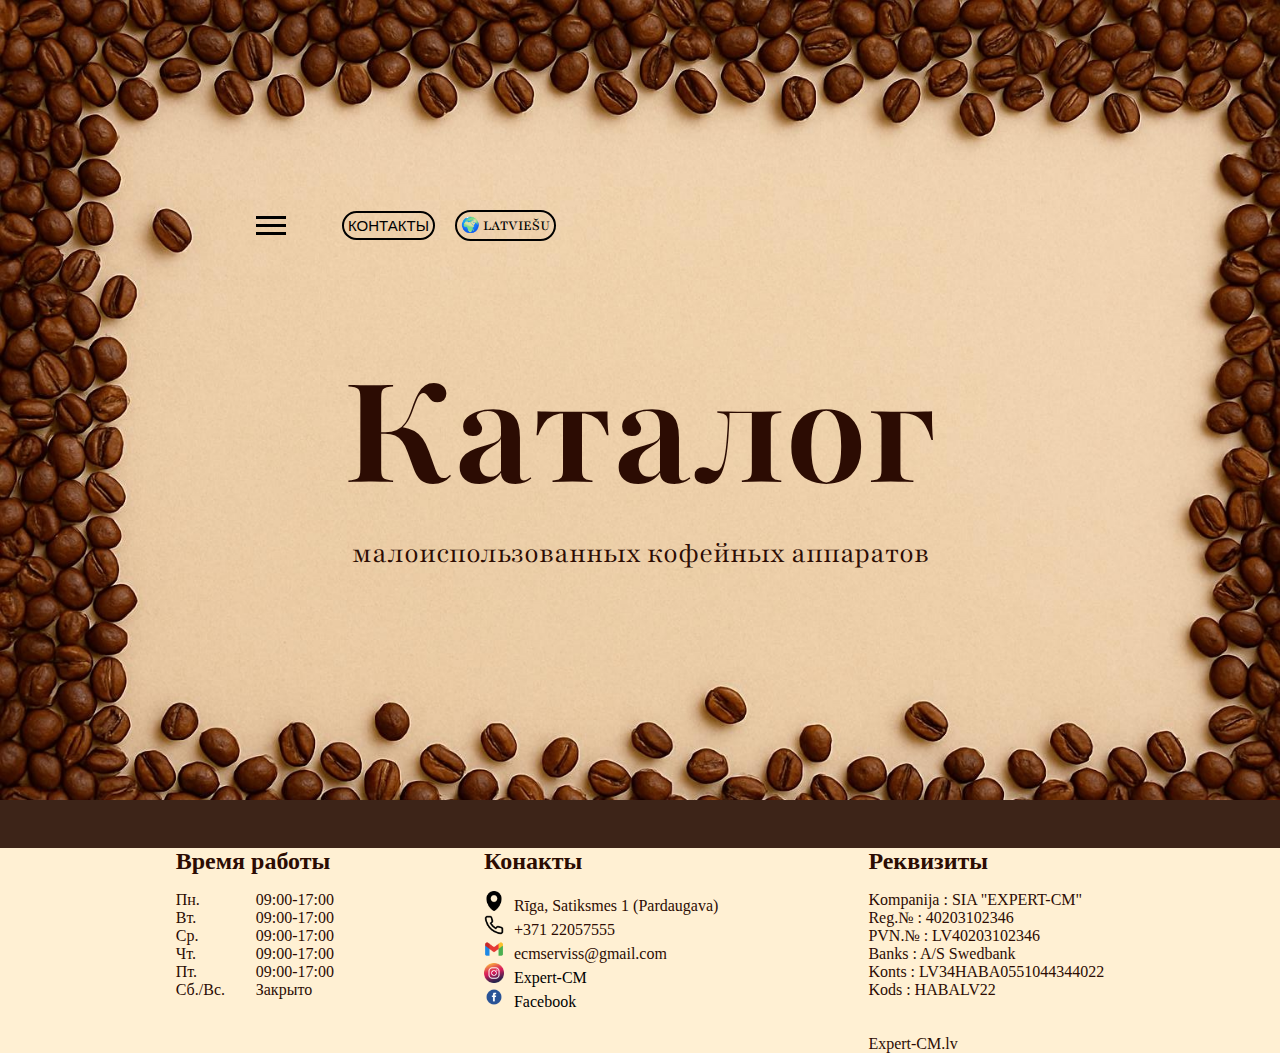
<file: katalog.html>
<!DOCTYPE html>
<html lang="ru">
<head>
    <meta charset="UTF-8">
    <meta name="viewport" content="width=device-width, initial-scale=1.0">
    <title>Expert-CM Каталог</title>
    <link rel="preconnect" href="https://fonts.googleapis.com">
<link rel="preconnect" href="https://fonts.gstatic.com" crossorigin>
<link href="https://fonts.googleapis.com/css2?family=Anton+SC&family=Libre+Caslon+Text:ital,wght@0,400;0,700;1,400&family=Open+Sans:ital,wght@0,300..800;1,300..800&family=Playfair:ital,opsz,wght@0,5..1200,300..900;1,5..1200,300..900&family=Roboto:ital,wght@0,100;0,300;0,400;0,500;0,700;0,900;1,100;1,300;1,400;1,500;1,700;1,900&display=swap" rel="stylesheet">
<link rel="icon" href="logos/logo.png" type="image/logo">
    <meta name="viewport" content="width=device-width, initial-scale=1.0">
    <meta name="description" content="Профессиональный ремонт кофемашин быстро, качественно и с гарантией.
Мы готовы помочь с ремонтом и обслуживанием Вашей кофемашины.">
    <meta name="keywords" content="Профессиональный ремонт кофемашин быстро, качественно и с гарантией.
Мы готовы помочь с ремонтом и обслуживанием Вашей кофемашины.">
    
<!-- Google tag (gtag.js) --> <script async src="https://www.googletagmanager.com/gtag/js?id=AW-16661070626"></script> <script> window.dataLayer = window.dataLayer || []; function gtag(){dataLayer.push(arguments);} gtag('js', new Date()); gtag('config', 'AW-16661070626'); </script>

<link rel="stylesheet" href="style.css">
</head>
<body title="Главная">
    <header class="header" title="Хэдер">
        <nav title="Навигация">
            <div class="navigationWrap">
                <div class="dropDownMenu">
                    <div class="dropdown">
                        <div class="dropbtn">
                            <div class="b1"></div>
                            <div class="b2"></div>
                            <div class="b3"></div>
                        </div>
                        <div class="dropdown-content">
                            <a href="index.html">Главная</a>
                            <a href="pricelist.html">Цены</a>
                            <a href="#">Каталог</a>
                            <a href="instrukciji.html">Инструкции</a>
                            <a href="aktualnii.html">Актуальное</a>
                            <a href="#">Блог</a>
                            <a href="order.html">Заказать деталь</a>
                            <a href="#">Контакты</a>
                        </div>
                    </div>
                </div>
                <div>
                    <button class="buttonKontakt headerButtons">Контакты</button>
                </div>
                <div class="headerButtons">
                    <a href="">🌍 Latviešu</a>
                </div>

            </div>

        </nav>
        <div class="MainText">
            <h1 style="font-size: 170px; margin: 0; padding: 0;">Каталог</h1>
            <h3 style="font-size: 30px; margin: 0; font-weight: 100;">малоиспользованных кофейных аппаратов</h3>
        </div>
        
    </header>
<main>
    

    <section class="hiddenWindow">
        <div class="overlay"></div>
        <div class="popup-window">
            <div class="popup-content">
                <button class="close-button">&times;</button>
                <div class="popOutContacts">
                    <ul class="kontakti_images">
                        <li class="kontakti_teksts"><img class="kontakti_icons" src="iconsfooter/phone.png" alt="phone number" width="20px">+371 22057555</li>
                        <li class="kontakti_teksts"><img class="kontakti_icons" src="iconsfooter/gmail.png" alt="gamil" width="20px">ecmserviss@gmail.com</li>
                        <li class="kontakti_teksts"><img class="kontakti_icons" src="iconsfooter/instagram.png" alt="instagram" width="20px"><a class="footerLinks" href="https://www.instagram.com/expert.cm/">Expert-CM</a></li> 
                        <li class="kontakti_teksts"><img class="kontakti_icons" src="iconsfooter/facebook.png" alt="Facebook" width="20px"><a class="footerLinks" href="https://www.facebook.com/people/Kafijas-Aparāti/100063980355492/?locale=hi_IN">Facebook</a></li>
                        <li class="kontakti_teksts"><img class="kontakti_icons" src="iconsfooter/adress.png" alt="adress" width="20px">Rīga, Satiksmes 1 (Pardaugava)</li>
                    </ul>
                </div>
                <div class="qrCodeContacts">
                    <h2 id="qrCodeH2">Отсканируй QR-код чтобы написать нам</h2>
                    <img class="qrCode" src="images/qrcode.png" alt="qrcode" width="250px">
                </div>    
            </div>
        </div>

    </section>
        
        
    <footer id="Rekvezīti">
        <div class="footer_wrap">
            <div class="work_hours">
            <h2 class="darba_laiks">Время работы</h2>
            
            <div class="work_hours__wrap">
            <ul class="work_days_list">
                <li >Пн.</li>
                <li>Вт.</li>
                <li>Ср.</li>
                <li>Чт.</li>
                <li>Пт.</li>
                <li>Сб./Вс.</li>
            </ul>

            <ul class="work_hours_list">
                <li>09:00-17:00</li>
                <li>09:00-17:00</li>
                <li>09:00-17:00</li>
                <li>09:00-17:00</li>
                <li>09:00-17:00</li>
                <li>Закрыто</li>
            </ul>
            </div> <!--work_hours__wrap-->

            </div> <!--work_hours-->

            <div class="contacts">
                <h2 class="kontakti">Конакты</h2>
            <div class="kontakti_info">
                <ul class="kontakti_images">
    
                <li class="kontakti_teksts"><img class="kontakti_icons" src="iconsfooter/adress.png" alt="adress" width="20px">Rīga, Satiksmes 1 (Pardaugava)</li>
                  
                    
                <li class="kontakti_teksts"><img class="kontakti_icons" src="iconsfooter/phone.png" alt="phone number" width="20px">+371 22057555</li>
                    
                    
                <li class="kontakti_teksts"><img class="kontakti_icons" src="iconsfooter/gmail.png" alt="gamil" width="20px">ecmserviss@gmail.com</li>
                    
                <li class="kontakti_teksts"><img class="kontakti_icons" src="iconsfooter/instagram.png" alt="instagram" width="20px"><a class="footerLinks" href="https://www.instagram.com/expert.cm/">Expert-CM</a></li>
                    
                <li class="kontakti_teksts"><img class="kontakti_icons" src="iconsfooter/facebook.png" alt="Facebook" width="20px"><a class="footerLinks" href="https://www.facebook.com/people/Kafijas-Aparāti/100063980355492/?locale=hi_IN">Facebook</a></li>   
            </ul>
            </div>   <!--kontakti_info-->
            </div><!--contacts-->
            <div class="Rekvezīti_wrap">
                <h2 class="Rekvezīti_h2">Реквизиты</h2>
                <div class="Rekvezīti_ul_div">
                    <ul class="Rekvezīti_ul">
                        <li class="Rekvezīti_li">Kompanija : SIA "EXPERT-CM"</li>
                        <li class="Rekvezīti_li">Reg.№ : 40203102346</li>
                        <li class="Rekvezīti_li">PVN.№ : LV40203102346</li>
                        <li class="Rekvezīti_li">Banks : A/S Swedbank</li>
                        <li class="Rekvezīti_li">Konts : LV34HABA0551044344022</li>
                        <li class="Rekvezīti_li">Kods : HABALV22</li>
                        <br>
                        <br>
                        <li class="Rekvezīti_li">Expert-CM.lv <span id="dateFooter"></span></li>
                    </ul>
                </div>
            </div>   
        </div> <!--footer_wrap-->
    </footer>
    </main>
    <script src="https://ajax.googleapis.com/ajax/libs/jquery/3.7.1/jquery.min.js"></script>
    <script src="script.js"></script>
</body>
</html>
</file>
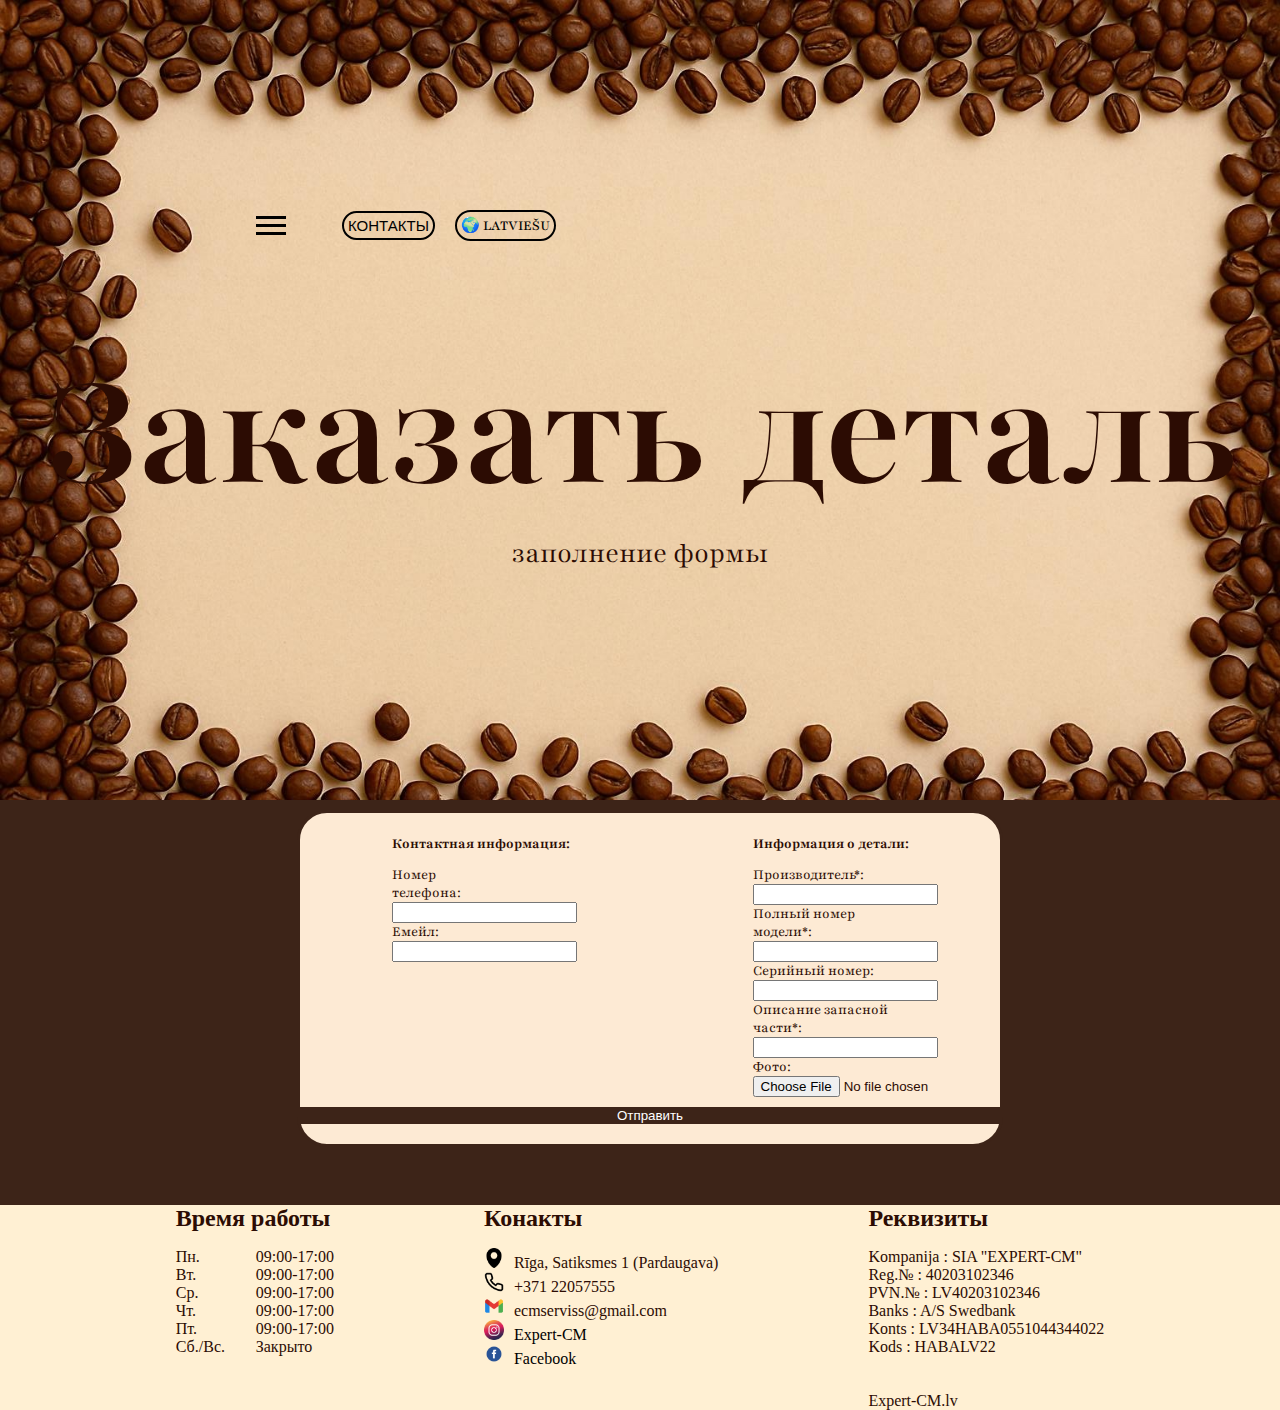
<file: order.html>
<!DOCTYPE html>
<html lang="ru">
<head>
    <meta charset="UTF-8">
    <meta name="viewport" content="width=device-width, initial-scale=1.0">
    <title>Expert-CM Главная Страница</title>
    <link rel="preconnect" href="https://fonts.googleapis.com">
<link rel="preconnect" href="https://fonts.gstatic.com" crossorigin>
<link href="https://fonts.googleapis.com/css2?family=Anton+SC&family=Libre+Caslon+Text:ital,wght@0,400;0,700;1,400&family=Open+Sans:ital,wght@0,300..800;1,300..800&family=Playfair:ital,opsz,wght@0,5..1200,300..900;1,5..1200,300..900&family=Roboto:ital,wght@0,100;0,300;0,400;0,500;0,700;0,900;1,100;1,300;1,400;1,500;1,700;1,900&display=swap" rel="stylesheet">
<link rel="icon" href="logos/logo.png" type="image/logo">
    <meta name="viewport" content="width=device-width, initial-scale=1.0">
    <meta name="description" content="Профессиональный ремонт кофемашин быстро, качественно и с гарантией.
Мы готовы помочь с ремонтом и обслуживанием Вашей кофемашины.">
    <meta name="keywords" content="Профессиональный ремонт кофемашин быстро, качественно и с гарантией.
Мы готовы помочь с ремонтом и обслуживанием Вашей кофемашины.">
    
<!-- Google tag (gtag.js) --> <script async src="https://www.googletagmanager.com/gtag/js?id=AW-16661070626"></script> <script> window.dataLayer = window.dataLayer || []; function gtag(){dataLayer.push(arguments);} gtag('js', new Date()); gtag('config', 'AW-16661070626'); </script>

<link rel="stylesheet" href="style.css">
</head>
<body title="Главная">
    <header class="header" title="Хэдер">
        <nav title="Навигация">
            <div class="navigationWrap">
                <div class="dropDownMenu">
                    <div class="dropdown">
                        <div class="dropbtn">
                            <div class="b1"></div>
                            <div class="b2"></div>
                            <div class="b3"></div>
                        </div>
                        <div class="dropdown-content">
                            <a href="index.html">Главная</a>
                            <a href="pricelist.html">Цены</a>
                            <a href="katalog.html">Каталог</a>
                            <a href="instrukciji.html">Инструкции</a>
                            <a href="aktualnii.html">Актуальное</a>
                            <a href="#">Блог</a>
                            <a href="#">Заказать деталь</a>
                            <a href="#">Контакты</a>
                        </div>
                    </div>
                </div>
                <div>
                    <button class="buttonKontakt headerButtons">Контакты</button>
                </div>
                <div class="headerButtons">
                    <a href="">🌍 Latviešu</a>
                </div>

            </div>

        </nav>
        <div class="MainText">
            <h1 style="font-size: 170px; margin: 0; padding: 0;">Заказать деталь</h1>
            <h3 style="font-size: 30px; margin: 0; font-weight: 100;">заполнение формы</h3>
        </div>
        
    </header>
    <main>
    <section title="form">
        <div class="formWrap">
            <div class="FormBlock">
                <div class="contactInfoForm">
                    <h2 class="FormH2">Контактная информация:</h2>
                    <form class="formsetContactInfo" action="send-email.php" method="post" enctype="multipart/form-data">
                        <label for="message">Номер телефона:</label>
                        <input type="text" class="message" id="phoneNumber" name="phoneNumber" required></input>
                        
                        <label for="email">Емейл:</label>
                        <input type="email" id="email" name="email" required>
                        
                    </form>

                </div>
                <div class="FrormDiv">
                    <h2 class="FormH2">Информация о детали:</h1>
                    <form class="formset" action="send-email.php" method="post" enctype="multipart/form-data">
                        <label for="message">Производитель*:</label>
                        <input type="text" class="message" id="Brand" name="Brand" required ></input>
                        
                        <label for="message">Полный номер модели*:</label>
                        <input type="text" class="message" id="modelNumber" name="modelNumber" required></input>
                        
                        <label for="message">Серийный номер:</label>
                        <input type="text" class="message" id="serialNumber" name="serialNumber"></input>
                        
                        <label for="message">Описание запасной части*:</label>
                        <input type="text" class="message" id="detailSpec" name="detailSpec" required></input>
                        
                        <label for="image">Фото:</label>    
                        <input type="file" id="image" name="image" accept="image/*">
                        
                      </form>
                        
                </div>
                        <div class="formButtonDiv">
                        <button id="formButton" type="submit">Отправить</button>
                        </div>
            </div>
                        
        </div>

    </section>

    <section class="hiddenWindow">
        <div class="overlay"></div>
        <div class="popup-window">
            <div class="popup-content">
                <button class="close-button">&times;</button>
                <div class="popOutContacts">
                    <ul class="kontakti_images">
                        <li class="kontakti_teksts"><img class="kontakti_icons" src="iconsfooter/phone.png" alt="phone number" width="20px">+371 22057555</li>
                        <li class="kontakti_teksts"><img class="kontakti_icons" src="iconsfooter/gmail.png" alt="gamil" width="20px">ecmserviss@gmail.com</li>
                        <li class="kontakti_teksts"><img class="kontakti_icons" src="iconsfooter/instagram.png" alt="instagram" width="20px"><a class="footerLinks" href="https://www.instagram.com/expert.cm/">Expert-CM</a></li> 
                        <li class="kontakti_teksts"><img class="kontakti_icons" src="iconsfooter/facebook.png" alt="Facebook" width="20px"><a class="footerLinks" href="https://www.facebook.com/people/Kafijas-Aparāti/100063980355492/?locale=hi_IN">Facebook</a></li>
                        <li class="kontakti_teksts"><img class="kontakti_icons" src="iconsfooter/adress.png" alt="adress" width="20px">Rīga, Satiksmes 1 (Pardaugava)</li>
                    </ul>
                </div>
                <div class="qrCodeContacts">
                    <h2 id="qrCodeH2">Отсканируй QR-код чтобы написать нам</h2>
                    <img class="qrCode" src="images/qrcode.png" alt="qrcode" width="250px">
                </div>    
            </div>
        </div>

    </section>
        
        
    <footer id="Rekvezīti">
        <div class="footer_wrap">
            <div class="work_hours">
            <h2 class="darba_laiks">Время работы</h2>
            
            <div class="work_hours__wrap">
            <ul class="work_days_list">
                <li >Пн.</li>
                <li>Вт.</li>
                <li>Ср.</li>
                <li>Чт.</li>
                <li>Пт.</li>
                <li>Сб./Вс.</li>
            </ul>

            <ul class="work_hours_list">
                <li>09:00-17:00</li>
                <li>09:00-17:00</li>
                <li>09:00-17:00</li>
                <li>09:00-17:00</li>
                <li>09:00-17:00</li>
                <li>Закрыто</li>
            </ul>
            </div> <!--work_hours__wrap-->

            </div> <!--work_hours-->

            <div class="contacts">
                <h2 class="kontakti">Конакты</h2>
            <div class="kontakti_info">
                <ul class="kontakti_images">
    
                <li class="kontakti_teksts"><img class="kontakti_icons" src="iconsfooter/adress.png" alt="adress" width="20px">Rīga, Satiksmes 1 (Pardaugava)</li>
                  
                    
                <li class="kontakti_teksts"><img class="kontakti_icons" src="iconsfooter/phone.png" alt="phone number" width="20px">+371 22057555</li>
                    
                    
                <li class="kontakti_teksts"><img class="kontakti_icons" src="iconsfooter/gmail.png" alt="gamil" width="20px">ecmserviss@gmail.com</li>
                    
                <li class="kontakti_teksts"><img class="kontakti_icons" src="iconsfooter/instagram.png" alt="instagram" width="20px"><a class="footerLinks" href="https://www.instagram.com/expert.cm/">Expert-CM</a></li>
                    
                <li class="kontakti_teksts"><img class="kontakti_icons" src="iconsfooter/facebook.png" alt="Facebook" width="20px"><a class="footerLinks" href="https://www.facebook.com/people/Kafijas-Aparāti/100063980355492/?locale=hi_IN">Facebook</a></li>   
            </ul>
            </div>   <!--kontakti_info-->
            </div><!--contacts-->
            <div class="Rekvezīti_wrap">
                <h2 class="Rekvezīti_h2">Реквизиты</h2>
                <div class="Rekvezīti_ul_div">
                    <ul class="Rekvezīti_ul">
                        <li class="Rekvezīti_li">Kompanija : SIA "EXPERT-CM"</li>
                        <li class="Rekvezīti_li">Reg.№ : 40203102346</li>
                        <li class="Rekvezīti_li">PVN.№ : LV40203102346</li>
                        <li class="Rekvezīti_li">Banks : A/S Swedbank</li>
                        <li class="Rekvezīti_li">Konts : LV34HABA0551044344022</li>
                        <li class="Rekvezīti_li">Kods : HABALV22</li>
                        <br>
                        <br>
                        <li class="Rekvezīti_li">Expert-CM.lv <span id="dateFooter"></span></li>
                    </ul>
                </div>
            </div>   
        </div> <!--footer_wrap-->
    </footer>
    </main>
    <script src="https://ajax.googleapis.com/ajax/libs/jquery/3.7.1/jquery.min.js"></script>
    <script src="script.js"></script>
</body>
</html>
</file>
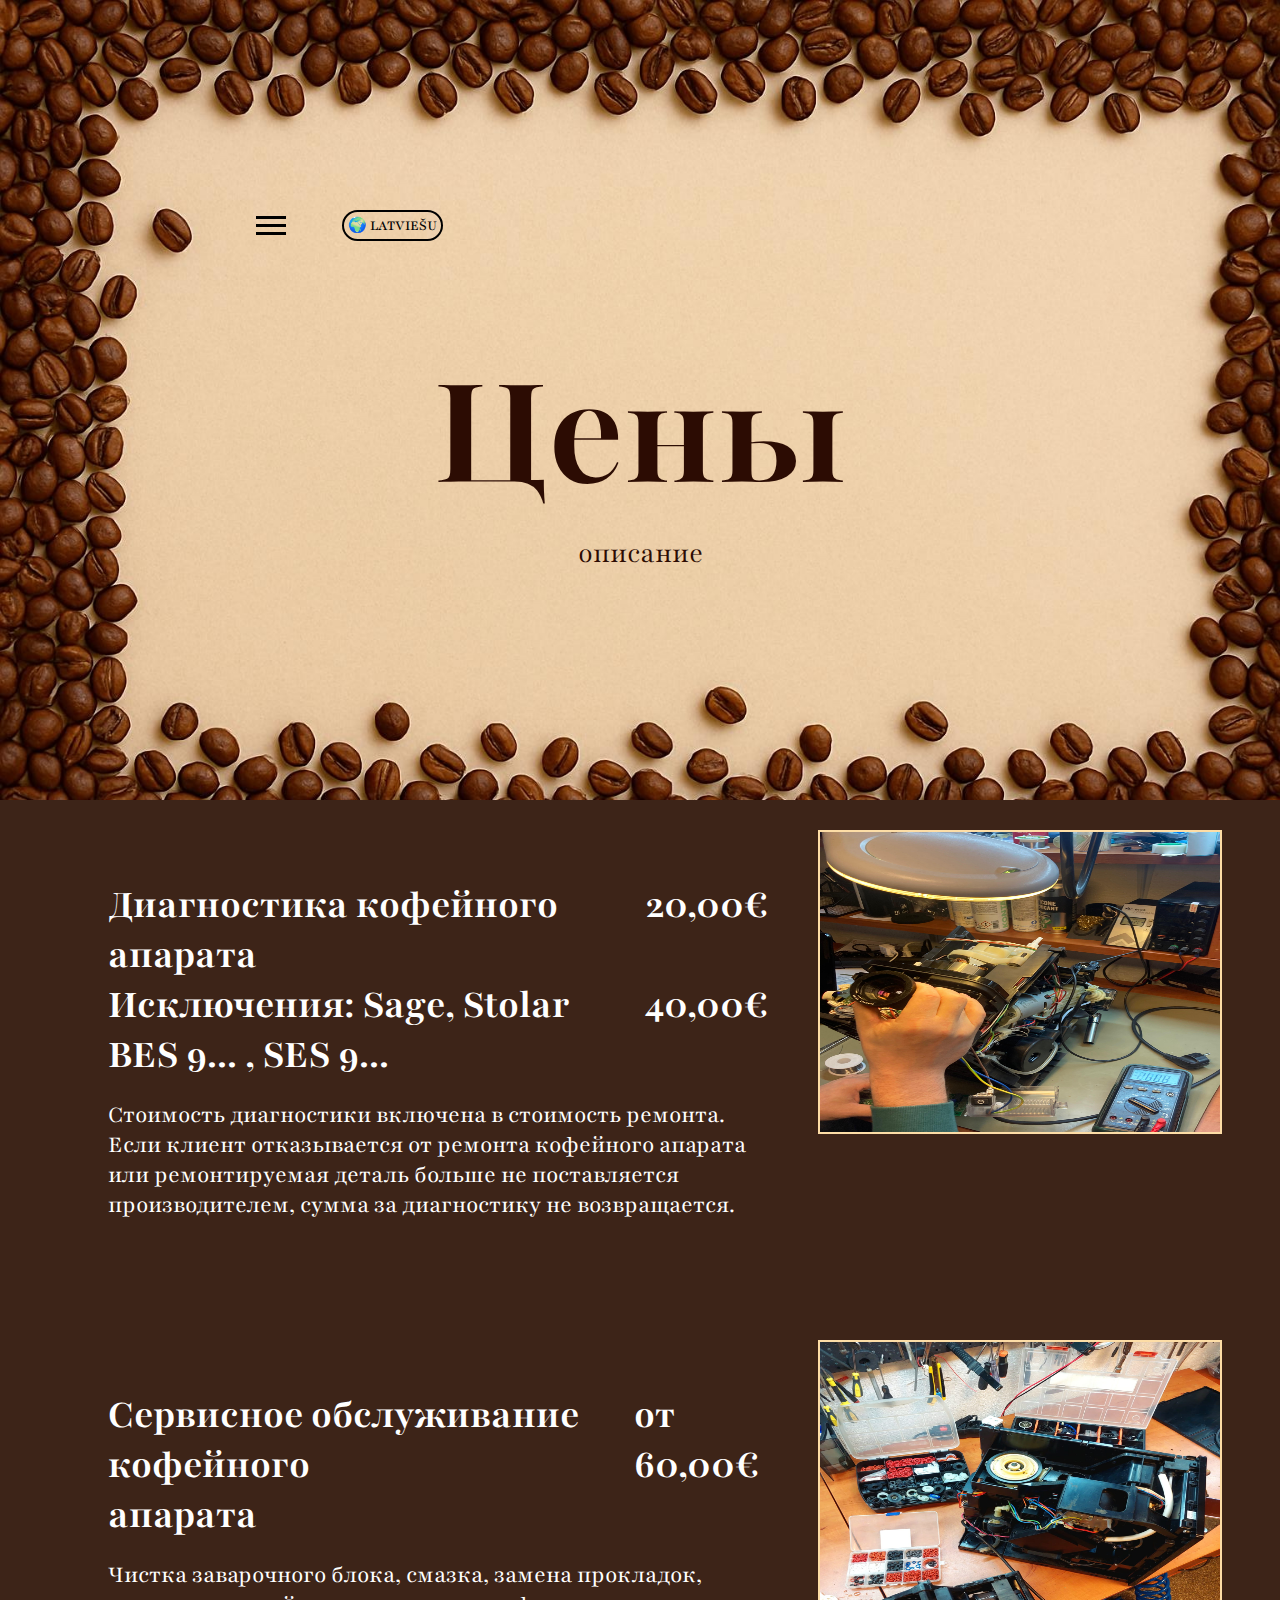
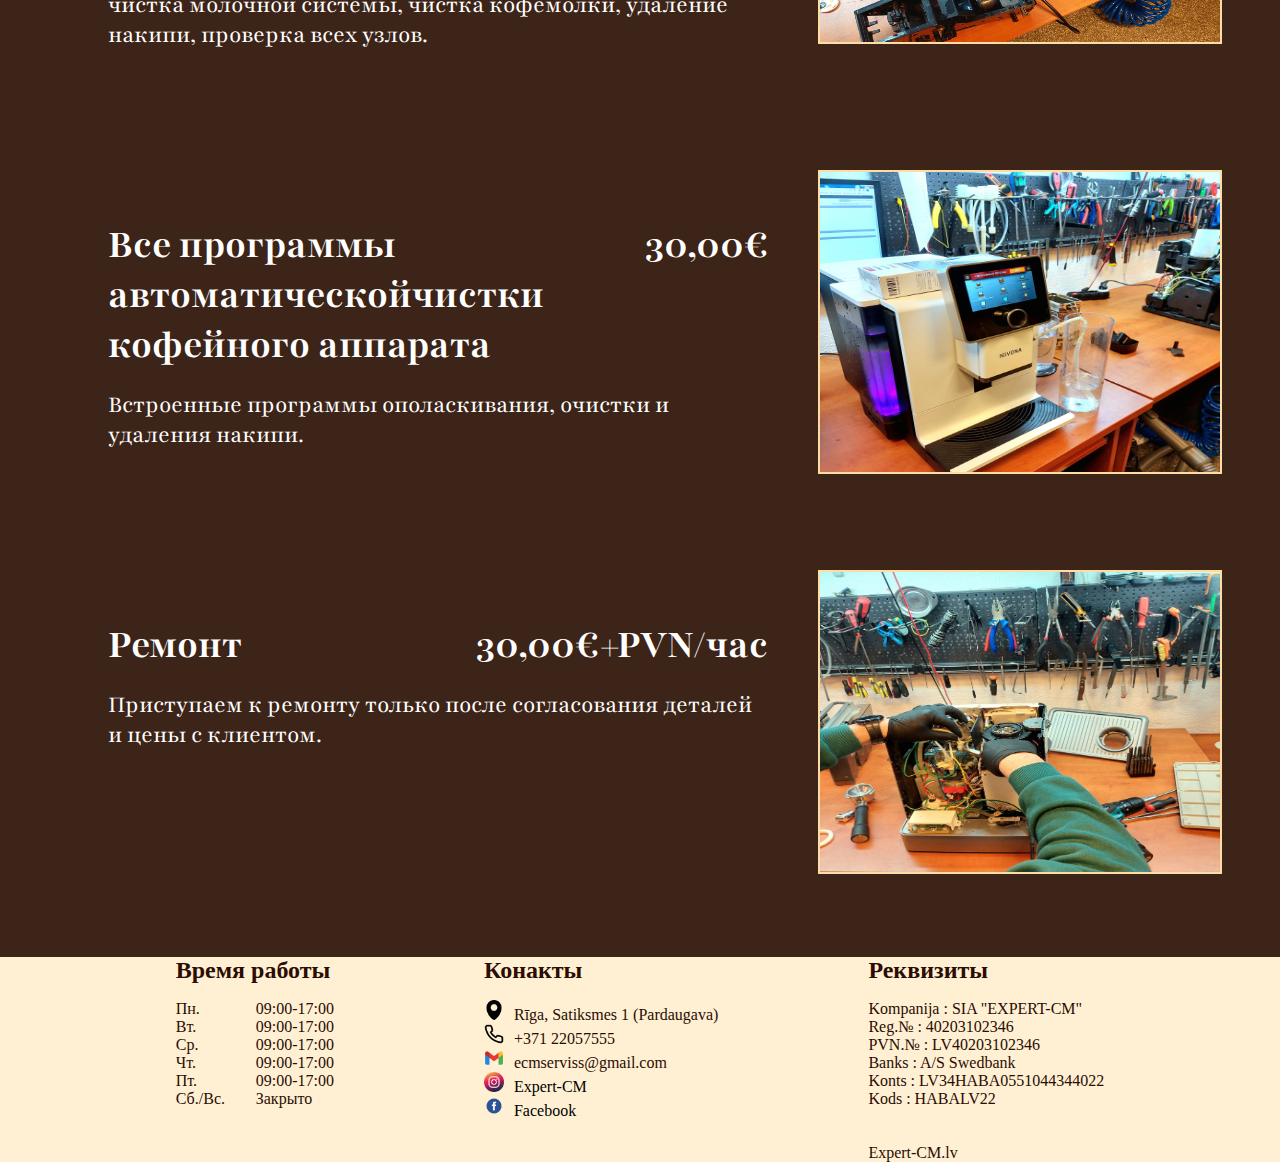
<file: pricelist.html>
<!DOCTYPE html>
<html lang="ru">
<head>
    <meta charset="UTF-8">
    <meta name="viewport" content="width=device-width, initial-scale=1.0">
    <title>Expert-CM Цены</title>
    <link rel="preconnect" href="https://fonts.googleapis.com">
<link rel="preconnect" href="https://fonts.gstatic.com" crossorigin>
<link href="https://fonts.googleapis.com/css2?family=Anton+SC&family=Libre+Caslon+Text:ital,wght@0,400;0,700;1,400&family=Open+Sans:ital,wght@0,300..800;1,300..800&family=Playfair:ital,opsz,wght@0,5..1200,300..900;1,5..1200,300..900&family=Roboto:ital,wght@0,100;0,300;0,400;0,500;0,700;0,900;1,100;1,300;1,400;1,500;1,700;1,900&display=swap" rel="stylesheet">
<link rel="icon" href="logos/logo.png" type="image/logo">
    <meta name="viewport" content="width=device-width, initial-scale=1.0">
    <meta name="description" content="Профессиональный ремонт кофемашин быстро, качественно и с гарантией.
Мы готовы помочь с ремонтом и обслуживанием Вашей кофемашины.">
    <meta name="keywords" content="Профессиональный ремонт кофемашин быстро, качественно и с гарантией.
Мы готовы помочь с ремонтом и обслуживанием Вашей кофемашины.">
    
<!-- Google tag (gtag.js) --> <script async src="https://www.googletagmanager.com/gtag/js?id=AW-16661070626"></script> <script> window.dataLayer = window.dataLayer || []; function gtag(){dataLayer.push(arguments);} gtag('js', new Date()); gtag('config', 'AW-16661070626'); </script>

<link rel="stylesheet" href="style.css">
</head>
<body title="Главная">
    <header class="header" title="Хэдер">
        <nav title="Навигация">
            <div class="navigationWrap">
                <div class="dropDownMenu">
                    <div class="dropdown">
                        <div class="dropbtn">
                            <div class="b1"></div>
                            <div class="b2"></div>
                            <div class="b3"></div>
                        </div>
                        <div class="dropdown-content">
                            <a href="index.html">Главная</a>
                            <a href="#">Цены</a>
                            <a href="katalog.html">Каталог</a>
                            <a href="instrukciji.html">Инструкции</a>
                            <a href="aktualnii.html">Актуальное</a>
                            <!-- <a href="#">Блог</a> -->
                            <a href="order.html">Заказать деталь</a>
                        </div>
                    </div>
                </div>
                <!-- <div>
                    <button class="buttonKontakt headerButtons">Контакты</button>
                </div> -->
                <div class="headerButtons">
                    <a href="">🌍 Latviešu</a>
                </div>

            </div>

        </nav>
        <div class="MainText">
            <h1 style="font-size: 170px; margin: 0; padding: 0;">Цены</h1>
            <h3 style="font-size: 30px; margin: 0; font-weight: 100;">описание</h3>
        </div>
        
    </header>
    <main>

        <section title="Preiskurants">
    <div class="PreiskurantsWrap">
        <div class="preiskurBlock">
            <div class="preiskurTextWrap">
                <div class="preiskurantsMainText">
                    <div class="preiskurantsMainTextH2">
                        <div class="MainTextH2Div"><h2 class="MainTextH2">Диагностика кофейного апарата</h2><h2 class="MainTextCenas">20,00€</h2></div>
                        <div class="MainTextH2Div"><h2 class="MainTextH2">Исключения: Sage, Stolar BES 9... , SES 9...</h2><h2 class="MainTextCenas">40,00€</h2></div>
                        <p class="MainTextP">Стоимость диагностики включена в стоимость ремонта. Если клиент отказывается от ремонта кофейного апарата или ремонтируемая деталь больше не поставляется производителем, сумма за диагностику не возвращается.</p>
                    </div>
                </div>
            </div>
            <div class="preiskurantsMainImageDiv"><img class="preiskurantsMainImage" src="images/collage4.jpeg" alt="..."></div>
        </div>

        <div class="preiskurBlock">
            <div class="preiskurTextWrap">
                <div class="preiskurantsMainText">
                    <div class="preiskurantsMainTextH2">
                        <div class="MainTextH2Div"><h2 class="MainTextH2">Сервисное обслуживание кофейного <br>апарата</h2><h2 class="MainTextCenas">от 60,00€</h2></div>
                        <p class="MainTextP">Чистка заварочного блока, смазка, замена прокладок, чистка молочной системы, чистка кофемолки, удаление накипи, проверка всех узлов.</p>
                    </div>
                </div>
            </div>
            <div class="preiskurantsMainImageDiv"><img class="preiskurantsMainImage" src="images/workflow.jpeg" alt="..."></div>
        </div>

        <div class="preiskurBlock">
            <div class="preiskurTextWrap">
                <div class="preiskurantsMainText">
                    <div class="preiskurantsMainTextH2">
                        <div class="MainTextH2Div"><h2 class="MainTextH2">Все программы автоматическойчистки <br>кофейного аппарата</h2><h2 class="MainTextCenas">30,00€</h2></div>
                        <p class="MainTextP">Встроенные программы ополаскивания, очистки и удаления накипи.</p>
                    </div>
                </div>
            </div>
            <div class="preiskurantsMainImageDiv"><img class="preiskurantsMainImage" src="images/nivonaservice.jpeg" alt="..."></div>
        </div>

        <div class="preiskurBlock">
            <div class="preiskurTextWrap">
                <div class="preiskurantsMainText">
                    <div class="preiskurantsMainTextH2">
                        <div class="MainTextH2Div"><h2 class="MainTextH2">Ремонт</h2><h2 class="MainTextCenas">30,00€+PVN/час</h2></div>
                        <p class="MainTextP">Приступаем к ремонту только после согласования деталей и цены с клиентом.</p>
                    </div>
                </div>
            </div>
            <div class="preiskurantsMainImageDiv"><img class="preiskurantsMainImage" src="images/aktuImg1.jpeg" alt="..."></div>
        </div>
    </div> <!--PreiskurantsWrap-->
   </section>
    

    <section class="hiddenWindow">
        <div class="overlay"></div>
        <div class="popup-window">
            <div class="popup-content">
                <button class="close-button">&times;</button>
                <div class="popOutContacts">
                    <ul class="kontakti_images">
                        <li class="kontakti_teksts"><img class="kontakti_icons" src="iconsfooter/phone.png" alt="phone number" width="20px">+371 22057555</li>
                        <li class="kontakti_teksts"><img class="kontakti_icons" src="iconsfooter/gmail.png" alt="gamil" width="20px">ecmserviss@gmail.com</li>
                        <li class="kontakti_teksts"><img class="kontakti_icons" src="iconsfooter/instagram.png" alt="instagram" width="20px"><a class="footerLinks" href="https://www.instagram.com/expert.cm/">Expert-CM</a></li> 
                        <li class="kontakti_teksts"><img class="kontakti_icons" src="iconsfooter/facebook.png" alt="Facebook" width="20px"><a class="footerLinks" href="https://www.facebook.com/people/Kafijas-Aparāti/100063980355492/?locale=hi_IN">Facebook</a></li>
                        <li class="kontakti_teksts"><img class="kontakti_icons" src="iconsfooter/adress.png" alt="adress" width="20px">Rīga, Satiksmes 1 (Pardaugava)</li>
                    </ul>
                </div>
                <div class="qrCodeContacts">
                    <h2 id="qrCodeH2">Отсканируй QR-код чтобы написать нам</h2>
                    <img class="qrCode" src="images/qrcode.png" alt="qrcode" width="250px">
                </div>    
            </div>
        </div>

    </section>
        
        
    <footer id="Rekvezīti">
        <div class="footer_wrap">
            <div class="work_hours">
            <h2 class="darba_laiks">Время работы</h2>
            
            <div class="work_hours__wrap">
            <ul class="work_days_list">
                <li >Пн.</li>
                <li>Вт.</li>
                <li>Ср.</li>
                <li>Чт.</li>
                <li>Пт.</li>
                <li>Сб./Вс.</li>
            </ul>

            <ul class="work_hours_list">
                <li>09:00-17:00</li>
                <li>09:00-17:00</li>
                <li>09:00-17:00</li>
                <li>09:00-17:00</li>
                <li>09:00-17:00</li>
                <li>Закрыто</li>
            </ul>
            </div> <!--work_hours__wrap-->

            </div> <!--work_hours-->

            <div class="contacts">
                <h2 class="kontakti">Конакты</h2>
            <div class="kontakti_info">
                <ul class="kontakti_images">
    
                <li class="kontakti_teksts"><img class="kontakti_icons" src="iconsfooter/adress.png" alt="adress" width="20px">Rīga, Satiksmes 1 (Pardaugava)</li>
                  
                    
                <li class="kontakti_teksts"><img class="kontakti_icons" src="iconsfooter/phone.png" alt="phone number" width="20px">+371 22057555</li>
                    
                    
                <li class="kontakti_teksts"><img class="kontakti_icons" src="iconsfooter/gmail.png" alt="gamil" width="20px">ecmserviss@gmail.com</li>
                    
                <li class="kontakti_teksts"><img class="kontakti_icons" src="iconsfooter/instagram.png" alt="instagram" width="20px"><a class="footerLinks" href="https://www.instagram.com/expert.cm/">Expert-CM</a></li>
                    
                <li class="kontakti_teksts"><img class="kontakti_icons" src="iconsfooter/facebook.png" alt="Facebook" width="20px"><a class="footerLinks" href="https://www.facebook.com/people/Kafijas-Aparāti/100063980355492/?locale=hi_IN">Facebook</a></li>   
            </ul>
            </div>   <!--kontakti_info-->
            </div><!--contacts-->
            <div class="Rekvezīti_wrap">
                <h2 class="Rekvezīti_h2">Реквизиты</h2>
                <div class="Rekvezīti_ul_div">
                    <ul class="Rekvezīti_ul">
                        <li class="Rekvezīti_li">Kompanija : SIA "EXPERT-CM"</li>
                        <li class="Rekvezīti_li">Reg.№ : 40203102346</li>
                        <li class="Rekvezīti_li">PVN.№ : LV40203102346</li>
                        <li class="Rekvezīti_li">Banks : A/S Swedbank</li>
                        <li class="Rekvezīti_li">Konts : LV34HABA0551044344022</li>
                        <li class="Rekvezīti_li">Kods : HABALV22</li>
                        <br>
                        <br>
                        <li class="Rekvezīti_li">Expert-CM.lv <span id="dateFooter"></span></li>
                    </ul>
                </div>
            </div>   
        </div> <!--footer_wrap-->
    </footer>
    </main>
    <script src="https://ajax.googleapis.com/ajax/libs/jquery/3.7.1/jquery.min.js"></script>
    <script src="script.js"></script>
</body>
</html>
</file>
<file: style.css>
body{
    font-family: "Playfair", serif;
    font-style: normal;
    margin: 0;
    padding: 0;
    display: flex;
    width: 100%;
    justify-content: center;
    align-content: center;
    flex-direction: column;
    color: #2c0c03;
    background-color:#3d2418;
}
/* Menu */
a{
    color: black;
    text-decoration: none;
}
.header{
    background-image: url(images/header.jpeg);
    background-size: cover;
    background-repeat: no-repeat;
    width: 100%;
    height: 800px;
    margin: 0; 
}
.navigationWrap{
    display: flex;
    flex-direction: row;
    justify-content: start;
    align-items: center;
    gap: 20px;
    margin-left: 220px;
    margin-top: 180px;
}
/* Style The Dropdown Button */
.dropbtn {
  color: white;
  padding: 16px;
  font-size: 16px;
  border: none;
  cursor: pointer;
}

/* The container <div> - needed to position the dropdown content */
.dropdown {
  position: relative;
  display: inline-block;
}

/* Dropdown Content (Hidden by Default) */
.dropdown-content {
  display: none;
  position: absolute;
  background-color: #f9f9f9;
  min-width: 160px;
  box-shadow: 0px 8px 16px 0px rgba(0,0,0,0.2);
  z-index: 1;
}

/* Links inside the dropdown */
.dropdown-content a {
  color: black;
  padding: 12px 16px;
  text-decoration: none;
  display: block;
  font-size: 20px;
}

/* Change color of dropdown links on hover */
.dropdown-content a:hover {background-color: #f1f1f1}

/* Show the dropdown menu on hover */
.dropdown:hover .dropdown-content {
  display: block;
}

.dropbtn{
    display: flex;
    flex-direction: column;
    gap: 5px;
    margin: 20px;
}
.b1{
    width: 30px;
    height: 3px;
    background-color: black;
    color: black;
}
.b2{
    width: 30px;
    height: 3px;
    background-color: black;
    color: black;
}
.b3{
    width: 30px;
    height: 3px;
    background-color: black;
    color: black;
}
.headerButtons{
    background-color: transparent;
    font-size: 15px;
    text-transform: uppercase;
    border: solid 2px black;
    border-radius: 20px;
    font-weight: 500;
    padding: 4px;
    cursor: pointer;
}
.MainText{
    text-align: center;
    margin-top: 60px;
}

/* main text*/
.textAboutUs{
  max-width: 600px;
  text-align: start;
  font-size: 28px;
  color: white;
  padding-top: 0px;
  font-weight: 100;
}
.tx-mr{
  padding-left: 60px;
  padding-top: 60px;
}
.aboutUsWrap{
  width: 100%;
  height: 100%;
  margin: 0;
  padding: 0;
  padding-top: 60px;
  padding-bottom: 60px;
  background-color:#3d2418;
  display: flex;
  flex-direction: row;
  align-items: center;
  justify-content: center;
  gap: 20px;
}
.AboutUsH{
  padding: 20;
  margin: 0;
}
.imageContainer{
  width: 700px;
  object-fit: cover;
  
}
.imageContainer img{
  width: 100%;
}
.videoWrap{
  width: 100%;
  background-color:#3d2418;
  object-fit: cover;
  padding: 60px;
  padding-left: 0;
  display: flex;
  justify-content: center;
  align-items: center;
  padding-bottom: 0;
  margin-bottom: 100px;
  
}
.videoCut{
  box-shadow: 2px 2px 10px black;
}
.whatWeDo{
background-image: url(images/backforwhatwedo.png);
  background-size: cover;
  background-repeat: no-repeat;
  width: 100%;
  height: auto;
  padding: 20px;
   
  
}
.whatWeDoText h2{
  font-size: 40px;
  font-weight: bolder;
  margin-bottom: 0;
}
.whatWeDoText p{
  margin-top: 0;
}
.whatWeDoWrapper{
  display: flex;
  align-items: center;
  justify-content: center;
  
}   
.whatWeDoText{
  width: 600px;
  margin: 10px;
  font-size: 29px;
  font-weight: 700;
}  
.whatWeDoOfferImage img{
  width: 450px;
  max-height: 250px;
  margin-top: 10px;
  box-shadow: 1px 1px 10px black;
}
.whatWeDoOfferImage{
  display: flex;
  flex-direction: column;
  gap: 10px;
}
.sectionGap{
  margin-top: 20px;
}

/* carusel */
.actualNews{
  text-align: center;
  width: 100%;
  display: flex;
  flex-direction: column;
  justify-content: center;
  align-items: center;
  background-color: #fddda6;
  padding-bottom: 40px;
}
  .carousel-wrapper {
    position: relative;
    display: flex;
    justify-content: center;
    align-items: center;
    overflow: hidden;
    width: 100%;
    height: 100%;
  }

  .carousel-track {
    display: flex;
    gap: 20px;
    overflow-x: auto;
    scroll-behavior: smooth;
    padding: 40px 20px;
    /* width: 700px; */
    align-items: center;
    justify-content: center;
    height: 100%;
  }

  .carousel-track::-webkit-scrollbar {
    display: none;
  }

  .card {
    flex: 0 0 160px;
    background-color: #7a5b43;
    border-radius: 5px;
    color: white;
    text-align: center;
    padding: 10px;
    transition: transform 0.3s, opacity 0.3s;
    opacity: 0.3;
    scale: 0.85;
  }

  .card img {
    width: 100%;
    height: 200px;
    object-fit: cover;
    border-radius: 5px;
  }

  .card.active {
    scale: 1.3;
    opacity: 1;
    z-index: 2;
  }

  .arrow {
    position: absolute;
    top: 50%;
    transform: translateY(-50%);
    background: none;
    border: none;
    font-size: 2rem;
    color: #fefefe;
    cursor: pointer;
    z-index: 3;
  }

  .arrow-left {
    left: 35%;
  }

  .arrow-right {
    right: 35%;
  }
/* 
.card img {
    width: 100%;
    height: 200px;
    object-fit: cover;
    border-radius: 5px;
  }
  where we are */

  .whereWeAre{
  background-image: url(images/whereweare.png);
  background-size: cover;
  background-repeat: no-repeat;
  width: 100%;
  height: auto;
  padding: 20px;
  }
  .whereCard{
    width: 400px;
    height: 400px;
    color: #2c0c03;
    border-radius: 30px;
  }
  .whereCardStreet{
    background-image: url(images/sreet.jpeg);
    background-size: cover;
  }
  .whereCardParking{
    background-image: url(images/parking.jpeg);
    background-size: cover;
  }
  .whereWeAreWrap{
    padding-top: 50px;
  }
  .whereCardsWrapper{
    display: flex;
    flex-direction: row;
    gap: 20px;
    width: 100%;
    justify-content: center;
    align-items: center;
    margin-bottom: 60px;
  }

  /* instractions */
.instWrap{
    margin-top: 50px;
    margin-left: 190px;
    
}
.instructionsLink{
  color: white;
  font-size: 22px;
  text-align: center;
  font-family: sans-serif;
  font-weight: 100;
}

.instLogos{
    width: 200px;
    margin: 0;
    padding: 0;
    background-color: white;
    border-radius: 20px;
    padding: 10px;
}
.instBlock{
    position: relative;
    display: flex;
    flex-direction: column;
    align-items: center;
    justify-content: start;
    gap: 5px;
    width: 300px;
    height: 300px;
}
.istBorderBottom{
    width: 250px;
    border: 1px solid white;
    border-radius: 30px;
    position: absolute;
    bottom: 1px;
    right: 20px;
    opacity: 50%;
}
.istBorderRight{
    height: 250px;
    border: 1px solid white;
    border-radius: 30px;
    position: absolute;
    top: 10px;
    right: -20px;
    opacity: 50%;
}
.instBlockWrap{
    margin: 100px;
    display: flex;
    flex-direction: row;
    gap: 20px;
    width: 1180px;
    flex-wrap: wrap;
}



/* Aktualais */
.aktualaInfoBlocks{
    display: flex;
    flex-direction: row;
    flex-wrap: wrap;
    gap: 50px;
    justify-content: center;
    align-items: center;
}
.aktualaInfoWrap{
  margin-top: 40px;
  margin-bottom: 60px;
  padding-bottom: 20px;
}

.aktualaBlockEdit{
  background-color: #fddda6;
  padding: 10px;
  border-radius: 10px;
  width: 500px;
  height: auto;
}
.shownAktu{
  display: flex;
  justify-content: space-between;
}
.imgesAktu{
    object-fit: cover;
    width: 100%;
    height: 250px;
    
}

.arrowAkt{

    background: none;
    border: none;
    cursor: pointer;
}



#aktuWrapperDiv{
    display: flex;
    flex-direction: row;
}


#hiddenDivNo1Akt{
    display: none;
}
#hiddenDivNo2Akt{
    display: none;
}
#hiddenDivNo3Akt{
    display: none;
}
#hiddenDivNo4Akt{
    display: none;
}
#hiddenDivNo5Akt{
    display: none;
}
#hiddenDivNo6Akt{
    display: none;
}
#hiddenDivNo7Akt{
    display: none;
}
#hiddenDivNo8Akt{
    display: none;
}
.burgerDivWrap{
    display: none;
}
.newsWrap{
    display: flex;
    width: 100%;
    justify-content: center;
    align-items: center;
}
.newsImg{
    width: 500px;
    box-shadow:2px 2px 20px #fddda6;
    margin-top: 30px;
    margin-bottom: 30px;
}


/* pricelist */

.PreiskurantsWrap{
    display: flex;
    align-items: center;
    justify-content: center;
    width: 100%;
    flex-direction: column;
    gap: 50px;
    color: white;
    margin-top: 30px;
}
.PreiskurantsBlocks{
    display: flex;
    flex-direction: row;
    gap: 20px;
}
.preiskurantsMainText{
    display: flex;
    flex-direction: row;
    gap: 20px;
    margin: 20px;
    
}
.preiskurTextWrap{
    width: 700px;
    padding: 30px;
}
.preiskurBlock{
    display: flex;
    flex-direction: row;
    
}
.preiskurantsMainImage{
    width: 400px;
    height: 300px;
    margin-bottom: 30px;
    border: 2px solid #fddda6;
    
}
.MainTextH2{
    font-weight: 700;
    padding: 0;
    margin: 0;
}
.MainTextH2Div{
  display: flex; 
  text-align: start; 
  justify-content: space-between;
  font-size: 28px;
}
.MainTextCenas{
    margin: 0; 
    padding: 0; 
    font-weight: 700;
}
.MainTextP{
    font-size: 25px;
    margin: 20px 0px 20px 0px;
    padding: 0;
    
}

/* katalog */


/* form */

.FormH2{
        font-size: 15px;
    }
    .formset{
        font-size: 15px;
        width: 150px;
    }
    .formsetContactInfo{
      font-size: 15px;
        width: 100px;
    }
    .FormBlock{
        border: none;
    }
    .formWrap{
      width: 100%;
      padding: 10px;
      display: flex;
      justify-content: space-around;
    }
    .contactInfoForm{
      display: flex;
      flex-direction: column;
      justify-content: center;
      align-items: start;
    }
.FormBlock{
  display: flex;
  flex-direction: row;
  flex-wrap: wrap;
  justify-content: space-around;
  align-items: start;
  padding: 10px 0px 10px 0px;
  border:3px solid #3d2418;
  background-color: #fdead4;
  border-radius: 30px;
  width: 700px;
  
}
input{
  outline: none;
}
#formButton{

  background-color: #3d2418;
  color: white;
  font-weight: 500;
  border: none;
  cursor: pointer;
}
.formButtonDiv{
  width: 100%;
  background-color: #3d2418;
  display: flex;
  justify-content: center;
  align-items: center;
  margin-top: 10px;
  margin-bottom: 10px;
}

  /* footer */

  footer {
    
    background-color: #fff0d3;
    margin: 0 auto;
    margin-top: 3em;
    padding: 0;
    display: flex;
    justify-content: center;
    align-items: center;
    width: 100%;
    font-size: 16px;
    font-family: "Playfair Display", serif;
    font-weight: 100;

}
.footer_wrap {
    display: flex;
    justify-content: space-around;
    gap: 150px;
}
.work_hours {
    display: flex;
    flex-direction: column;
    margin: 0;
    padding: 0;
    gap: 1em;
}
.darba_laiks {
    margin: 0;
}
.work_days_list {
    margin: 0;
    padding: 0;
    float: left;
    list-style: none;
}
.work_hours_list {
    margin: 0;
    margin-left: 2.5em;
    list-style: none;
}
.contacts {
    display: flex;
    flex-direction: column;
    margin: 0;
    padding: 0;
    gap: 1em;
}
.kontakti {
    margin: 0;
}
.kontakti_images {
    margin: 0;
    padding: 0;
    float: left;
    list-style: none;
}
.kontakti_links {
    color: #000;
    text-decoration: none;
}
.kontakti_icons {
    padding-right: 10px;
    list-style: none;
}
.kontakti_teksts {
    list-style: none;
}
.Rekvezīti_wrap {
    display: flex;
    flex-direction: column;
    margin: 0;
    padding: 0;
    gap: 1em;
}
.Rekvezīti_h2 {
    margin: 0;
    padding: 0;
}
.Rekvezīti_ul {
    margin: 0;
    padding: 0;
}
.Rekvezīti_li {
    margin: 0;
    padding: 0;
    list-style: none;
}

/* kontaks button */

.overlay {
    display: none;
    position: fixed;
    top: 0;
    left: 0;
    width: 100%;
    height: 100%;
    background-color: rgba(0, 0, 0, 0.5);
    z-index: 999;
    opacity: 0;
    transition: opacity 0.3s ease;
}

/* Show Overlay */
.overlay.show {
    display: block;
    opacity: 1;
}

/* Popup Window Styles */
.popup-window {
    display: none;
    position: fixed;
    top: 50%;
    left: 50%;
    transform: translate(-50%, -50%);
    width: 700px;
    height: 440px;
    background-color: rgb(234, 227, 213);
    border-radius: 8px;
    box-shadow: 0 4px 15px rgba(0, 0, 0, 0.2);
    z-index: 1000;
    overflow: auto;
    opacity: 0;
    transition: opacity 0.3s ease;
}

/* Show Popup */
.popup-window.show {
    display: block;
    opacity: 1;
}

/* Popup Content */
.popup-content {
    position: relative;
    font-size: 12px;
    padding: 20px;
    text-align: center;
    padding-top: 70px; 
    padding-right: 70px;
}

/* Close Button */
.close-button {
    position: absolute; 
    top: 10px; 
    right: 10px; 
    background-color: transparent; 
    color: black; 
    border: none;
    padding: 10px;
    font-size: 40px; 
    cursor: pointer;
    transition: color 0.3s ease; 
}

.close-button:hover {
    color: red; 
}
.popup-content{
    display: flex;
    flex-direction: row;
    gap: 10px;
    margin: 0;
    padding: 0;
    align-items: center;
    justify-content: space-around;
   

}
.popOutContacts{
    display: flex;
    flex-direction: column;
    text-align: left;
    margin: 30px;
    padding: 0;
    
}
.qrCodeContacts{
    margin: 40px;
}
.qrCode{
    border: 3px solid white;
    border-radius: 10px;
}
#qrCodeH2{
    text-transform: uppercase;
    font-weight: 600;
}

/*  reviews */

.carouselReviewsWrapper {
      position: relative;
      overflow: hidden;
      padding: 60px 0;
    }

    .carouselReviewsTrack {
      display: flex;
      gap: 20px;
      transition: transform 0.5s ease;
    }

    .cardReviews {
      flex: 0 0 20%;
      background-color: #a48f78;
      border-radius: 12px;
      height: 300px;
      opacity: 0.3;
      scale: 0.85;
      transition: scale 0.4s, opacity 0.4s;
      display: flex;
      flex-direction: column;
      align-items: center;
      justify-content: center;
      font-size: 1rem;
      padding: 10px;
    }

    .cardReviews.active {
      opacity: 1;
      scale: 1.3;
      background-color: #fceac8;
      color: #3b2318;
      z-index: 2;
    }

    .arrowReviews {
      position: absolute;
      top: 50%;
      transform: translateY(-50%);
      background: none;
      border: none;
      font-size: 40px;
      color: #fceac8;
      cursor: pointer;
      z-index: 10;
    }

    .arrowReviewsLeft {
      left: 32%;
    }

    .arrowReviewsRight {
      right: 32%;
    }

    .carouselReviewsDots {
      text-align: center;
      margin-top: 20px;
    }

    .dotReviews {
      display: inline-block;
      width: 10px;
      height: 10px;
      border-radius: 50%;
      background: #c4b8aa;
      margin: 0 5px;
      cursor: pointer;
    }

    .activeDotReviews {
      background: #fceac8;
    }

    @media (max-width: 768px) {
      .cardReviews {
        flex: 0 0 40%;
      }
    }

    @media (max-width: 480px) {
      .cardReviews {
        flex: 0 0 70%;
      }
    }
</file>
